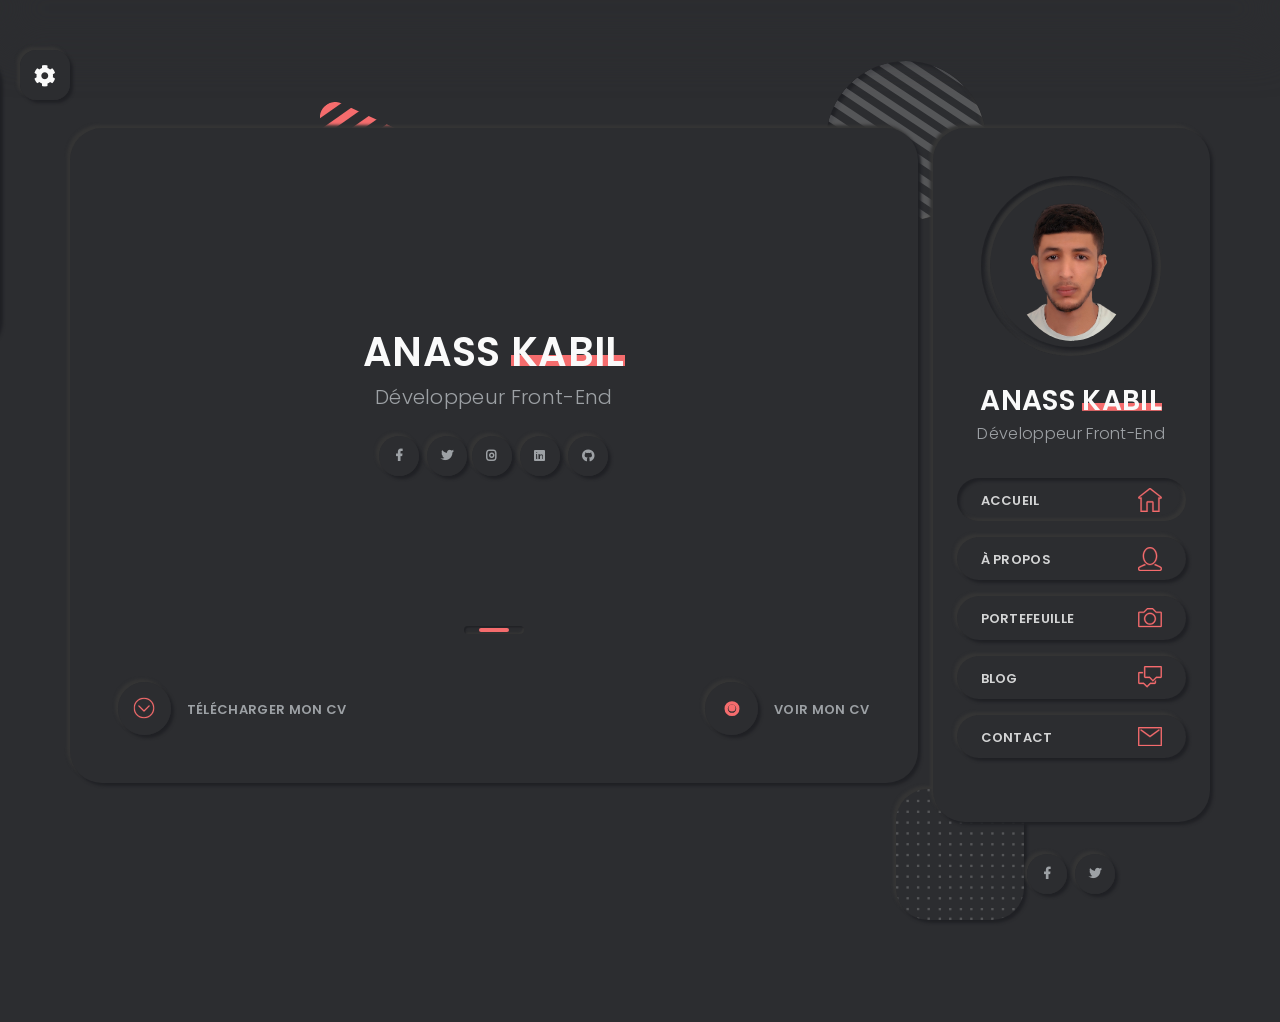
<file: index.html>
<!DOCTYPE html>
<html lang="en">
   <head>
      <!-- Metas -->
      <meta charset="utf-8">
      <title>Anass Kabil portefeuille / CV</title>
      <meta name="description" content="">
      <meta name="viewport" content="width=device-width, initial-scale=1.0">
      <link rel="icon" type="image/x-icon" href="assets/img/favicon.ico">
      <!-- Css -->
      <link href="css/bootstrap.css" rel="stylesheet" type="text/css" media="all" />
      <link href="css/main.css" rel="stylesheet" type="text/css" media="all" />
      <link href="css/venobox.css" rel="stylesheet" type="text/css" media="all" />
      <link href="css/animate.css" rel="stylesheet" type="text/css" media="all"/>
      <link href="css/fonts.css" rel="stylesheet" type="text/css" media="all" />
      <link href="css/owl-carousel/owl.carousel.css" rel="stylesheet"  media="all"/>
      <link href="css/owl-carousel/owl.theme.css" rel="stylesheet"  media="all" />
      <link href="css/owl-carousel/owl.transitions.css" rel="stylesheet"  media="all" />
      <link href="//fonts.googleapis.com/css?family=Poppins:300,400,500,600,700" rel="stylesheet">
      <!--Alternate styles for demo purposes only-->
      <link href="css/switcher.css"  rel="stylesheet" type="text/css"/>
      <link href="css/styles/clr-1.css" rel="stylesheet" type="text/css" title="clr-1" media="all"/>
      <link href="css/styles/clr-2.css" rel="alternate stylesheet" type="text/css" title="clr-2" media="all" />
      <link href="css/styles/clr-3.css" rel="alternate stylesheet" type="text/css" title="clr-3" media="all" />
      <link href="css/styles/clr-4.css" rel="alternate stylesheet" type="text/css" title="clr-4" media="all" />
      <link href="css/styles/clr-5.css" rel="alternate stylesheet" type="text/css" title="clr-5" media="all" />
      <link href="css/styles/clr-6.css" rel="alternate stylesheet" type="text/css" title="clr-6" media="all" />
      <link href="css/styles/clr-7.css" rel="alternate stylesheet" type="text/css" title="clr-7" media="all" />
      <link href="css/styles/clr-8.css" rel="alternate stylesheet" type="text/css" title="clr-8" media="all" />
      <link href="css/styles/clr-9.css" rel="alternate stylesheet" type="text/css" title="clr-9" media="all" />
      <link href="css/styles/clr-10.css" rel="alternate stylesheet" type="text/css" title="clr-10" media="all" />
      <link href="css/styles/clr-11.css" rel="alternate stylesheet" type="text/css" title="clr-11" media="all" />
      <link href="css/styles/clr-12.css" rel="alternate stylesheet" type="text/css" title="clr-12" media="all" />
      <link href="css/styles/clr-13.css" rel="alternate stylesheet" type="text/css" title="clr-13" media="all" />
      <link href="css/styles/clr-14.css" rel="alternate stylesheet" type="text/css" title="clr-14" media="all" />
      <link href="css/styles/clr-15.css" rel="alternate stylesheet" type="text/css" title="clr-15" media="all" />
      <link href="css/styles/clr-16.css" rel="alternate stylesheet" type="text/css" title="clr-16" media="all" />
      <link href="css/styles/clr-17.css" rel="alternate stylesheet" type="text/css" title="clr-17" media="all" />
      <link href="css/styles/clr-18.css" rel="alternate stylesheet" type="text/css" title="clr-18" media="all" />
      <link href="css/styles/clr-19.css" rel="alternate stylesheet" type="text/css" title="clr-19" media="all" />
      <link href="css/styles/clr-20.css" rel="alternate stylesheet" type="text/css" title="clr-20" media="all" />
      <link href="css/styles/clr-21.css" rel="alternate stylesheet" type="text/css" title="clr-21" media="all" />
      <link href="css/styles/clr-22.css" rel="alternate stylesheet" type="text/css" title="clr-22" media="all" />
      <link href="css/styles/clr-23.css" rel="alternate stylesheet" type="text/css" title="clr-23" media="all" />
      <link href="css/styles/clr-24.css" rel="alternate stylesheet" type="text/css" title="clr-24" media="all" />
      <link href="css/styles/clr-25.css" rel="alternate stylesheet" type="text/css" title="clr-25" media="all" />
      <link href="css/styles/clr-26.css" rel="alternate stylesheet" type="text/css" title="clr-26" media="all" />
      <link href="css/styles/clr-27.css" rel="alternate stylesheet" type="text/css" title="clr-27" media="all" />
      <link href="css/styles/clr-28.css" rel="alternate stylesheet" type="text/css" title="clr-28" media="all" />
      <link href="css/styles/clr-29.css" rel="alternate stylesheet" type="text/css" title="clr-29" media="all" />
      <link href="css/styles/clr-30.css" rel="alternate stylesheet" type="text/css" title="clr-30" media="all" />
      <link href="css/styles/clr-31.css" rel="alternate stylesheet" type="text/css" title="clr-31" media="all" />
      <link href="css/styles/clr-32.css" rel="alternate stylesheet" type="text/css" title="clr-32" media="all" />
      <link href="css/styles/clr-33.css" rel="alternate stylesheet" type="text/css" title="clr-33" media="all" />
   </head>
   <body>
      <div class="loader">
         <div class="loader-inner">
            <div class="bounce">
               <div class="bounce-circle"></div>
            </div>
         </div>
      </div>
      <div id="wrapper" class="wrapper home">
         <!--Alternate styles for demo purposes only-->
         <div class="styler">
            <div class="mb-3">
               <h6 class="font-weight-600 font-size-17">Theme Colors</h6>
               <hr class="divider divider-md divider-center m-0">
            </div>
            <div class="toggle">
               <div class="outer radius-1 d-inline-block">
                  <a class=" inner radius-1 d-block" href="#"><span class="fa fa-cog"></span></a>
               </div>
            </div>
            <!-- <div class="day-night-mode">
               <div class="outer radius-1 d-inline-block">
                  <a class=" inner radius-1 d-block" href="../LIGHT/index.html"><span class="fa fa-sun"></span></a>
               </div>
            </div> -->
            <div>
               <h6 class="text-muted font-weight-400 mb-0">Pick a color</h6>
               <ul class="color-list pl-0 mb-0">
                  <li class="outer-sm"><a onclick="setActiveStyleSheet('clr-1'); return false;" class="clr-1 inner" href="#"><span></span></a></li>
                  <li class="outer-sm"><a onclick="setActiveStyleSheet('clr-2'); return false;" class="clr-2 inner-sm" href="#"><span></span></a></li>
                  <li class="outer-sm"><a onclick="setActiveStyleSheet('clr-3'); return false;" class="clr-3 inner-sm" href="#"><span></span></a></li>
                  <li class="outer-sm"><a onclick="setActiveStyleSheet('clr-4'); return false;" class="clr-4 inner-sm" href="#"><span></span></a></li>
                  <li class="outer-sm"><a onclick="setActiveStyleSheet('clr-5'); return false;" class="clr-5 inner-sm" href="#"><span></span></a></li>
                  <li class="outer-sm"><a onclick="setActiveStyleSheet('clr-6'); return false;" class="clr-6 inner-sm" href="#"><span></span></a></li>
                  <li class="outer-sm"><a onclick="setActiveStyleSheet('clr-7'); return false;" class="clr-7 inner-sm" href="#"><span></span></a></li>
                  <li class="outer-sm"><a onclick="setActiveStyleSheet('clr-8'); return false;" class="clr-8 inner-sm" href="#"><span></span></a></li>
                  <li class="outer-sm"><a onclick="setActiveStyleSheet('clr-9'); return false;" class="clr-9 inner-sm" href="#"><span></span></a></li>
                  <li class="outer-sm"><a onclick="setActiveStyleSheet('clr-10'); return false;" class="clr-10 inner-sm" href="#"><span></span></a></li>
                  <li class="outer-sm"><a onclick="setActiveStyleSheet('clr-11'); return false;" class="clr-11 inner-sm" href="#"><span></span></a></li>
                  <li class="outer-sm"><a onclick="setActiveStyleSheet('clr-12'); return false;" class="clr-12 inner-sm" href="#"><span></span></a></li>
                  <li class="outer-sm"><a onclick="setActiveStyleSheet('clr-13'); return false;" class="clr-13 inner-sm" href="#"><span></span></a></li>
                  <li class="outer-sm"><a onclick="setActiveStyleSheet('clr-14'); return false;" class="clr-14 inner-sm" href="#"><span></span></a></li>
                  <li class="outer-sm"><a onclick="setActiveStyleSheet('clr-15'); return false;" class="clr-15 inner-sm" href="#"><span></span></a></li>
                  <li class="outer-sm"><a onclick="setActiveStyleSheet('clr-16'); return false;" class="clr-16 inner-sm" href="#"><span></span></a></li>
                  <li class="outer-sm"><a onclick="setActiveStyleSheet('clr-17'); return false;" class="clr-17 inner-sm" href="#"><span></span></a></li>
                  <li class="outer-sm"><a onclick="setActiveStyleSheet('clr-18'); return false;" class="clr-18 inner-sm" href="#"><span></span></a></li>
                  <li class="outer-sm"><a onclick="setActiveStyleSheet('clr-19'); return false;" class="clr-19 inner-sm" href="#"><span></span></a></li>
                  <li class="outer-sm"><a onclick="setActiveStyleSheet('clr-20'); return false;" class="clr-20 inner-sm" href="#"><span></span></a></li>
                  <li class="outer"><a onclick="setActiveStyleSheet('clr-21'); return false;" class="clr-21 inner-sm" href="#"><span></span></a></li>
                  <li class="outer-sm"><a onclick="setActiveStyleSheet('clr-22'); return false;" class="clr-22 inner-sm" href="#"><span></span></a></li>
                  <li class="outer-sm"><a onclick="setActiveStyleSheet('clr-23'); return false;" class="clr-23 inner-sm" href="#"><span></span></a></li>
                  <li class="outer-sm"><a onclick="setActiveStyleSheet('clr-24'); return false;" class="clr-24 inner-sm" href="#"><span></span></a></li>
                  <li class="outer-sm"><a onclick="setActiveStyleSheet('clr-25'); return false;" class="clr-25 inner-sm" href="#"><span></span></a></li>
                  <li class="outer"><a onclick="setActiveStyleSheet('clr-26'); return false;" class="clr-26 inner" href="#"><span></span></a></li>
                  <li class="outer-sm"><a onclick="setActiveStyleSheet('clr-27'); return false;" class="clr-27 inner-sm" href="#"><span></span></a></li>
                  <li class="outer-sm"><a onclick="setActiveStyleSheet('clr-28'); return false;" class="clr-28 inner-sm" href="#"><span></span></a></li>
                  <li class="outer-sm"><a onclick="setActiveStyleSheet('clr-29'); return false;" class="clr-29 inner-sm" href="#"><span></span></a></li>
                  <li class="outer-sm"><a onclick="setActiveStyleSheet('clr-30'); return false;" class="clr-30 inner-sm" href="#"><span></span></a></li>
                  <li class="outer-sm"><a onclick="setActiveStyleSheet('clr-31'); return false;" class="clr-31 inner-sm" href="#"><span></span></a></li>
                  <li class="outer-sm"><a onclick="setActiveStyleSheet('clr-32'); return false;" class="clr-32 inner-sm" href="#"><span></span></a></li>
                  <li class="outer-sm"><a onclick="setActiveStyleSheet('clr-33'); return false;" class="clr-33 inner-sm" href="#"><span></span></a></li>
               </ul>
            </div>
            <div class="mt-3">
            <div class="reset outer radius-2 d-inline-block">
               <a class="inner radius-2 d-block px-4 py-1 font-size-13 text-alt font-weight-500" href="#" onclick="setActiveStyleSheet('clr-1'); return false;">
               Reset
               </a>
            </div>
            <div class="ml-1 close-styler outer radius-2 d-inline-block">
               <a class="inner radius-2 d-block px-4 py-1 font-size-13 text-alt font-weight-500" href="#" onclick="return false;">
               Close
               </a>
            </div>
            </div>
         </div>
         <div class="parallax position-absolute d-none d-lg-block" data-relative-input="true">
            <svg class="max-width-8 layer p1 " version="1.1" xmlns="http://www.w3.org/2000/svg" xmlns:xlink="http://www.w3.org/1999/xlink" x="0px" y="0px"
               viewBox="0 0 35.9 38.6" enable-background="new 0 0 35.9 38.6;" xml:space="preserve" data-depth="0.3">
               <g>
                  <g>
                     <g>
                        <g>
                           <defs>
                              <path id="SVGID_1_" d="M0,4.6l2.7,30.1c0.3,3.3,4,5,6.7,3.1l24.7-17.3c2.7-1.9,2.3-6-0.6-7.4L6.1,0.4C3.1-1-0.3,1.4,0,4.6z"/>
                           </defs>
                           <clipPath id="SVGID_2_">
                              <use xlink:href="#SVGID_1_"/>
                           </clipPath>
                           <line class="st0" x1="-26.8" y1="10.7" x2="20.7" y2="-22.8"/>
                        </g>
                     </g>
                  </g>
               </g>
               <g>
                  <g>
                     <g>
                        <g>
                           <defs>
                              <path id="SVGID_3_" d="M0,4.6l2.7,30.1c0.3,3.3,4,5,6.7,3.1l24.7-17.3c2.7-1.9,2.3-6-0.6-7.4L6.1,0.4C3.1-1-0.3,1.4,0,4.6z"/>
                           </defs>
                           <clipPath id="SVGID_4_">
                              <use xlink:href="#SVGID_3_"/>
                           </clipPath>
                           <line class="st1" x1="-24.2" y1="14.5" x2="23.5" y2="-19"/>
                        </g>
                     </g>
                  </g>
               </g>
               <g>
                  <g>
                     <g>
                        <defs>
                           <path id="SVGID_5_" d="M0,4.6l2.7,30.1c0.3,3.3,4,5,6.7,3.1l24.7-17.3c2.7-1.9,2.3-6-0.6-7.4L6.1,0.4C3.1-1-0.3,1.4,0,4.6z"/>
                        </defs>
                        <clipPath id="SVGID_6_">
                           <use xlink:href="#SVGID_5_"/>
                        </clipPath>
                        <line class="st2" x1="-21.5" y1="18.4" x2="26.2" y2="-15.1"/>
                     </g>
                  </g>
               </g>
               <g>
                  <g>
                     <g>
                        <defs>
                           <path id="SVGID_7_" d="M0,4.6l2.7,30.1c0.3,3.3,4,5,6.7,3.1l24.7-17.3c2.7-1.9,2.3-6-0.6-7.4L6.1,0.4C3.1-1-0.3,1.4,0,4.6z"/>
                        </defs>
                        <clipPath id="SVGID_8_">
                           <use xlink:href="#SVGID_7_" />
                        </clipPath>
                        <line class="st3" x1="-18.7" y1="22.2" x2="28.9" y2="-11.3"/>
                     </g>
                  </g>
               </g>
               <g>
                  <g>
                     <g>
                        <g>
                           <defs>
                              <path id="SVGID_9_" d="M0,4.6l2.7,30.1c0.3,3.3,4,5,6.7,3.1l24.7-17.3c2.7-1.9,2.3-6-0.6-7.4L6.1,0.4C3.1-1-0.3,1.4,0,4.6z"/>
                           </defs>
                           <clipPath id="SVGID_10_">
                              <use xlink:href="#SVGID_9_"/>
                           </clipPath>
                           <line class="st4" x1="-16.1" y1="26.1" x2="31.6" y2="-7.4"/>
                        </g>
                     </g>
                  </g>
               </g>
               <g>
                  <g>
                     <g>
                        <g>
                           <defs>
                              <path id="SVGID_11_" d="M0,4.6l2.7,30.1c0.3,3.3,4,5,6.7,3.1l24.7-17.3c2.7-1.9,2.3-6-0.6-7.4L6.1,0.4C3.1-1-0.3,1.4,0,4.6z"/>
                           </defs>
                           <clipPath id="SVGID_12_">
                              <use xlink:href="#SVGID_11_"/>
                           </clipPath>
                           <line class="st5" x1="-13.3" y1="29.9" x2="34.4" y2="-3.5"/>
                        </g>
                     </g>
                  </g>
               </g>
               <g>
                  <g>
                     <g>
                        <g>
                           <defs>
                              <path id="SVGID_13_" d="M0,4.6l2.7,30.1c0.3,3.3,4,5,6.7,3.1l24.7-17.3c2.7-1.9,2.3-6-0.6-7.4L6.1,0.4C3.1-1-0.3,1.4,0,4.6z"/>
                           </defs>
                           <clipPath id="SVGID_14_">
                              <use xlink:href="#SVGID_13_"/>
                           </clipPath>
                           <line class="st6" x1="-10.6" y1="33.8" x2="37" y2="0.3"/>
                        </g>
                     </g>
                  </g>
               </g>
               <g>
                  <g>
                     <defs>
                        <path id="SVGID_15_" d="M0,4.6l2.7,30.1c0.3,3.3,4,5,6.7,3.1l24.7-17.3c2.7-1.9,2.3-6-0.6-7.4L6.1,0.4C3.1-1-0.3,1.4,0,4.6z"/>
                     </defs>
                     <clipPath id="SVGID_16_">
                        <use xlink:href="#SVGID_15_"/>
                     </clipPath>
                     <line class="st7" x1="-7.9" y1="37.7" x2="39.7" y2="4.2"/>
                  </g>
               </g>
               <g>
                  <g>
                     <g>
                        <g>
                           <defs>
                              <path id="SVGID_17_" d="M0,4.6l2.7,30.1c0.3,3.3,4,5,6.7,3.1l24.7-17.3c2.7-1.9,2.3-6-0.6-7.4L6.1,0.4C3.1-1-0.3,1.4,0,4.6z"/>
                           </defs>
                           <clipPath id="SVGID_18_">
                              <use xlink:href="#SVGID_17_"/>
                           </clipPath>
                           <line class="st8" x1="-5.2" y1="41.5" x2="42.5" y2="8"/>
                        </g>
                     </g>
                  </g>
               </g>
               <g>
                  <g>
                     <g>
                        <g>
                           <defs>
                              <path id="SVGID_19_" d="M0,4.6l2.7,30.1c0.3,3.3,4,5,6.7,3.1l24.7-17.3c2.7-1.9,2.3-6-0.6-7.4L6.1,0.4C3.1-1-0.3,1.4,0,4.6z"/>
                           </defs>
                           <clipPath id="SVGID_20_">
                              <use xlink:href="#SVGID_19_"/>
                           </clipPath>
                           <line class="st9" x1="-2.4" y1="45.4" x2="45.1" y2="11.9"/>
                        </g>
                     </g>
                  </g>
               </g>
               <g>
                  <g>
                     <g>
                        <g>
                           <defs>
                              <path id="SVGID_21_" d="M0,4.6l2.7,30.1c0.3,3.3,4,5,6.7,3.1l24.7-17.3c2.7-1.9,2.3-6-0.6-7.4L6.1,0.4C3.1-1-0.3,1.4,0,4.6z"/>
                           </defs>
                           <clipPath id="SVGID_22_">
                              <use xlink:href="#SVGID_21_"/>
                           </clipPath>
                           <line class="st10" x1="0.2" y1="49.2" x2="47.9" y2="15.8"/>
                        </g>
                     </g>
                  </g>
               </g>
            </svg>
            <img class="max-width-9 layer p2 " src="assets/svg/square-rl.svg" alt="" data-depth="0.7">
            <img class="max-width-9 shadow-inner radius-5 layer p3" src="assets/svg/circle.svg" alt="" data-depth="0.5">
            <img class="max-width-10 shadow-inner radius-5 layer p4 " src="assets/svg/dashed-circle.svg" alt="" data-depth="0.3">
            <img class="max-width-8 layer p5 " src="assets/svg/square-poly.svg" alt="" data-depth="0.7">
            <img class="max-width-8 layer shadow radius-2 p6" src="assets/svg/square.svg" alt="" data-depth="0.5">
         </div>
         <div class="blurred-content"></div>
         <div class="container spacer-xlg">
            <div class="row ">
               <div class="col-lg-9 my-order-switch-1 ">
                  <section id="home" class="shadow bg-dark radius-2 padding-dy text-center " >
                     <div class="row v-height-50 v-centred">
                        <div class="col-md-12">
                           <h1 class="font-weight-600 mb-0">ANASS <mark>KABIL
                              </mark>
                           </h1>
                           <div class="text-rotation">
                              <div class="item">
                                 <h6 class="h5 text-alt mt-1 mb-0 "> <span class=" text-rotating">Développeur Front-End, Concepteur UI/UX ,Étudiant en Marketing Digital </span></h6>
                              </div>
                           </div>
                           <ul class="list-inline  mb-0 mt-4">
                              <li class="list-inline-item outer radius-2 mr-1 mb-2 mb-lg-0">
                                 <a class="inner btn btn-round btn-icon" href="https://web.facebook.com/profile.php?id=100091734862623">
                                 <span class="fab fa-facebook-f btn-icon-inner"></span>
                                 </a>
                              </li>
                              
                              <li class="list-inline-item mx-0 outer radius-2 mb-2 mb-lg-0">
                                 <a class="inner btn btn-round btn-icon" href="https://twitter.com/anassk_k">
                                 <span class="fab fa-twitter btn-icon-inner"></span>
                                 </a>
                              </li>
                              <li class="list-inline-item outer radius-2 mr-1 mb-2 mb-lg-0">
                                 <a class="inner btn btn-round btn-icon" href="https://www.instagram.com/kabil.anass/">
                                 <span class="fab fa-instagram btn-icon-inner"></span>
                                 </a>
                              </li>
                              <li class="list-inline-item mr-1 outer radius-2 mb-2 mb-lg-0">
                                 <a class="inner btn btn-round btn-icon" href="https://www.linkedin.com/in/anass-kabil/" >
                                 <span class="fab fa-linkedin btn-icon-inner"></span>
                                 </a>
                              </li>
                              <li class="list-inline-item mx-0 outer radius-2 mb-2 mb-lg-0">
                                 <a class="inner btn btn-round btn-icon" href="https://github.com/anassk01" >
                                 <span class="fab fa-github btn-icon-inner"></span>
                                 </a>
                              </li>
                             
                           </ul>
                        </div>
                     </div>
                     <div class="row ">
                        <div class="col-md-12 mb-6">
                           <hr class="divider divider-lg divider-center ">
                        </div>
                        <div class="col-md-6 text-left mb-2 mb-lg-0">
                           <a class="float-left" target="_blank" href="https://www.docdroid.net/file/download/8Uqumc9/anass-kabil-cv-pdf.pdf">
                              <div class="media  align-items-center">
                                 <div class="outer radius-2 mr-3">
                                    <div class="ui-icon ui-icon-md inner ">
                                       <div class="ui-icon-inner">
                                          <svg version="1.1" class="max-width-1-3 svg-icon" xmlns="http://www.w3.org/2000/svg" xmlns:xlink="http://www.w3.org/1999/xlink" x="0px" y="0px" viewBox="0 0 517 517" enable-background="new 0 0 517 517;" xml:space="preserve">
                                             <g>
                                                <g>
                                                   <path  d="M514.5,258.5c0-141.4-114.6-256-256-256s-256,114.6-256,256s114.6,256,256,256S514.5,399.9,514.5,258.5z
                                                      M28.1,258.5c0-127,103.4-230.4,230.4-230.4s230.4,103.4,230.4,230.4S385.5,488.9,258.5,488.9S28.1,385.5,28.1,258.5z"></path>
                                                </g>
                                             </g>
                                             <g>
                                                <g>
                                                   <path  d="M267.5,344.4l128-128c5-5,5-13.1,0-18.1s-13.1-5-18.1,0l-119,118.9l-118.9-119c-5-5-13.1-5-18.1,0
                                                      c-2.5,2.5-3.8,5.8-3.8,9.1s1.2,6.6,3.7,9.1l128,128C254.4,349.4,262.5,349.4,267.5,344.4z"></path>
                                                </g>
                                             </g>
                                          </svg>
                                       </div>
                                    </div>
                                 </div>
                                 <div class="media-body">
                                    <span class="text-alt font-size-13 font-weight-600 text-uppercase">Télécharger mon CV</span>
                                 </div>
                              </div>
                           </a>
                        </div>
                        <div class="col-md-6 text-left mb-2 mb-lg-0">
                           <a class="float-md-right" target="_blank" href="https://www.docdroid.net/8Uqumc9/anass-kabil-cv-pdf">
                              <div class="media  align-items-center">
                                 <div class="outer radius-2  mr-3">
                                    <div class="ui-icon ui-icon-md inner ">
                                       <div class="ui-icon-inner">
                                          <svg version="1.1" class="max-width-1-3 svg-icon" xmlns="http://www.w3.org/2000/svg" xmlns:xlink="http://www.w3.org/1999/xlink" x="0px" y="0px" viewBox="0 0 64 64" enable-background="new 0 0 64 64" xml:space="preserve">
                                             <g id="SVGRepo_bgCarrier" stroke-width="0"></g>
                                             <g id="SVGRepo_tracerCarrier" stroke-linecap="round" stroke-linejoin="round"></g>
                                             <g id="SVGRepo_iconCarrier">
                                               <path d="M32,14c-11,0-20,9-20,20s9,20,20,20s20-9,20-20S43,14,32,14z M32,50c-8.8,0-16-7.2-16-16s7.2-16,16-16s16,7.2,16,16 S40.8,50,32,50z"></path>
                                               <circle cx="32" cy="32" r="8"></circle>
                                             </g>
                                           </svg>
                                           
                                       </div>
                                    </div>
                                 </div>
                                 <div class="media-body">
                                    <span class="text-alt font-size-13 font-weight-600 text-uppercase">Voir mon Cv</span>
                                 </div>
                              </div>
                           </a>
                        </div>
                     </div>
                  </section>
                  <section id="about" class="shadow bg-dark radius-2 padding-dy">
                     <div class="row mb-5">
                        <div class="col">
                           <h6 class="font-weight-700  mb-0 text-uppercase mb-2">À propos de moi</h6>
                           <hr class="divider divider-left divider-lg float-left">
                        </div>
                     </div>
                     <div class="row mb-2">
                        <div class="col-lg-12">
                           <h1 class="font-weight-600 mb-0">ANASS <mark>KABIL</mark></h1>
                           <h6 class="h5 text-alt">Étudiant / Recherche de stage
                              PFE en Marketing Digital</h6>
                        </div>
                     </div>
                     <div class="row mb-2">
                        <div class="col-md-6">
                           <p>Étudiant en 5ème année à l’École Nationale
                              de Commerce et de Gestion de Béni-Mellal,
                              je recherche un stage PFE en Marketing
                              Digital de 3 à 6 mois à partir de février
                              2024.
                           </p>
                        </div>
                        <div class="col-md-6">
                           <p>Mon objectif est de mettre en pratique mes compétences et de contribuer au succès d'une entreprise dans le domaine du marketing digital.

                           </p>
                        </div>
                     </div>
                     <div class="row">
                        <div class="col-lg-6 mb-3 mb-lg-0">
                           <div class="text-center  p-2 radius-1 shadow-inner ">
                              <div class="shadow radius-1">
                                 <ul class="text-center info-list font-size-14 p-2 list-inline  mb-0">
                                    <li><span class="inf">Nom </span>  <span class="value">ANASS KABIL</span></li>
                                    <li><span class="inf">Naissance</span>  <span class="value"> November,2001 </span></li>
                                    <li><span class="inf">Ville</span>  <span class="value"> Béni-Mellal, Maroc</span></li>
                                 </ul>
                              </div>
                           </div>
                        </div>
                        <div class="col-lg-6">
                           <div class="text-center  p-2 radius-1 shadow-inner ">
                              <div class="shadow radius-1">
                                 <ul class=" text-center info-list p-2 font-size-14 list-inline mb-0">
                                    <li><span class="inf">Email</span>  <span class="value">kabil.anass9@gmail.com</span></li>
                                    <li><span class="inf">Téléphone</span>  <span class="value"> 0602543454 </span></li>
                                 </ul>
                              </div>
                           </div>
                        </div>
                     </div>
                     <div class="row mb-5 mt-6">
                        <div class="col">
                           <h6 class="font-weight-700  mb-0 text-uppercase mb-2">COMPÉTENCES</h6>
                           <hr class="divider divider-left divider-lg float-left">
                        </div>
                     </div>
                     <div class="row vc skill des mb-5">
                        <div class="col-md-11">
                           <ul class="skills-list list-inline mb-0">
                              <li>
                                 <h6 class="font-weight-600 font-size-14 text-uppercase">Angular</h6>
                                 <div class="progress mb-3">
                                    <div class="percentage">
                                       75%
                                    </div>
                                 </div>
                              </li>
                              <li>
                                 <h6 class="font-weight-600 font-size-14 text-uppercase">Javascript + Typescript </h6>
                                 <div class="progress mb-3">
                                    <div class="percentage">
                                       70%
                                    </div>
                                 </div>
                              </li>
                              <li>
                                 <h6 class="font-weight-600 font-size-14 text-uppercase">CSS + Tailwind</h6>
                                 <div class="progress">
                                    <div class="percentage">
                                       65%
                                    </div>
                                 </div>
                              </li>
                           </ul>
                        </div>
                        <div class="col-lg-1">
                           <div class="title des font-size-14">
                              <span>Codage</span>
                           </div>
                        </div>
                     </div>
                     <div class="row vc skill dev mb-5">
                        <div class="col-md-11">
                           <ul class="skills-list list-inline mb-0">
                              <li>
                                 <h6 class="font-weight-600 font-size-14 text-uppercase">Photoshop</h6>
                                 <div class="progress mb-3">
                                    <div class="percentage">
                                       80%
                                    </div>
                                 </div>
                              </li>
                              <li>
                                 <h6 class="font-weight-600 font-size-14 text-uppercase">Illustrator</h6>
                                 <div class="progress mb-3">
                                    <div class="percentage">
                                       70%
                                    </div>
                                 </div>
                              </li>
                              <li>
                                 <h6 class="font-weight-600 font-size-14 text-uppercase">Canva</h6>
                                 <div class="progress">
                                    <div class="percentage">
                                       90%
                                    </div>
                                 </div>
                              </li>
                           </ul>
                        </div>
                        <div class="col-lg-1">
                           <div class="title dev font-size-14">
                              <span>Conception</span>
                           </div>
                        </div>
                     </div>
                     <div class="row vc skill prs">
                        <div class="col-md-11">
                           <ul class="skills-list list-inline mb-0">
                              <li>
                                 <h6 class="font-weight-600 font-size-14 text-uppercase">SEO</h6>
                                 <div class="progress mb-3">
                                    <div class="percentage">
                                       85%
                                    </div>
                                 </div>
                              </li>
                              <li>
                                 <h6 class="font-weight-600 font-size-14 text-uppercase">Wordpress</h6>
                                 <div class="progress mb-3">
                                    <div class="percentage">
                                       75%
                                    </div>
                                 </div>
                              </li>
                              <li>
                                 <h6 class="font-weight-600 font-size-14 text-uppercase">ANALYSE DE DONNÉES : Mysql ,Spss</h6>
                                 <div class="progress">
                                    <div class="percentage">
                                       70%
                                    </div>
                                 </div>
                              </li>
                           </ul>
                        </div>
                        <div class="col-lg-1">
                           <div class="title prs font-size-14">
                              <span>Autres </span>
                           </div>
                        </div>
                     </div>
                     <div class="row mb-5 mt-6">
                        <div class="col">
                           <h6 class="font-weight-700  mb-0 text-uppercase mb-2">Expérience</h6>
                           <hr class="divider divider-left divider-lg float-left">
                        </div>
                     </div>
                     <div class="row ">
                        <div class="col-md-12">
                           <div class="timeline">
                              <div class="outer radius-2 position-absolute">
                                 <div class="ui-icon ui-icon-md inner ">
                                    <div class="ui-icon-inner">
                                       <svg version="1.1" class="max-width-1-4 svg-icon" xmlns="http://www.w3.org/2000/svg" xmlns:xlink="http://www.w3.org/1999/xlink" x="0px" y="0px"
                                          viewBox="0 0 517 465.8" enable-background="new 0 0 517 465.8;" xml:space="preserve">
                                          <g>
                                             <g>
                                                <path  d="M488.9,79.3H348.1V28.1c0-14.1-11.5-25.6-25.6-25.6h-128c-14.1,0-25.6,11.5-25.6,25.6v51.2H28.1
                                                   C14,79.3,2.5,90.8,2.5,104.9v332.8c0,14.1,11.5,25.6,25.6,25.6h460.8c14.1,0,25.6-11.5,25.6-25.6V104.9
                                                   C514.5,90.8,503,79.3,488.9,79.3z M194.5,28.1h128v51.2h-128V28.1z M488.9,437.7H28.1V232.9h192v25.6c0,21.2,17.2,38.4,38.4,38.4
                                                   s38.4-17.2,38.4-38.4v-25.6h192V437.7z M245.7,258.5v-25.6h25.6v25.6c0,7.1-5.7,12.8-12.8,12.8
                                                   C251.4,271.3,245.7,265.6,245.7,258.5z M488.9,207.3H28.1V104.9h460.8V207.3z"/>
                                             </g>
                                          </g>
                                       </svg>
                                    </div>
                                 </div>
                              </div>
                              <div class=" pt-7">
                                 <div class="timeline-content">
                                    <div class="mb-1">
                                       <h6 class="font-weight-600 font-size-15 mb-1">Stagiaire Capture life à BÉNI-MELLAL </h6>
                                       <div class="font-size-13 text-alt mb-1"><span class="fa fa-calendar mr-2 text-muted"></span>Juin 2023 - Juillet 2023  </div>
                                    </div>
                                    <ul class="mb-0"><li>Création de publicités sur Facebook.</li> <li>Conception et Design Web</li>
                                    </ul>
                                 </div>
                                 <div class="timeline-content">
                                    <div class="mb-1">
                                       <h6 class="font-weight-600 font-size-15 mb-1">Stagiaire | Attijari Wafabank à BÉNI-MELLAL </h6>
                                       <div class="font-size-13 text-alt mb-1"><span class="fa fa-calendar mr-2 text-muted"></span>Juin 2022 - Juillet 2022</div>
                                    </div>
                                    <ul class=" mb-0">
                                       <li>Gestion des relations avec la clientèle</li>
                                       <li>Assistance à la vente de produits bancaires</li>
                                       <li>Observation et apprentissage des techniques de vente.</li>
                                    </ul>
                                 </div>
                                 <div class="timeline-content">
                                    <div class="mb-1">
                                       <h6 class="font-weight-600 font-size-15 mb-1">Développeur | Front-End Freelancer - FIVERR/OFFLINE </h6>
                                       <div class="font-size-13 text-alt mb-1"><span class="fa fa-calendar mr-2 text-muted"></span>2022 - <span class="current">Actuellement</span></div>
                                    </div>
                                    <ul class=" mb-0">
                                       <li>Développement et maintenance de sites web</li>

                                    </ul>
                                 </div>
                                 <div class="timeline-content">
                                    <div class="mb-1">
                                       <h6 class="font-weight-600 font-size-15 mb-1">Responsable Multimédia </h6>
                                       <h6 class="font-weight-500 font-size-14 mb-1">CLUB ROTARACT , ENCG BÉNIMELLAL </h6>
                                       <div class="font-size-13 text-alt mb-1"><span class="fa fa-calendar mr-2 text-muted"></span>2021 - 2022</div>
                                    </div>
                                    <ul class=" mb-0">
                                       <li>Gestion des activités multimédia du club.</li>
                                       <li>Conception et réalisation de supports visuels pour les événements du club.</li>

                                    </ul>
                                 </div>
                              </div>
                           </div>
                        </div>
                     </div>
                     <div class="row mb-5 mt-6">
                        <div class="col">
                           <h6 class="font-weight-700  mb-0 text-uppercase mb-2">Éducation</h6>
                           <hr class="divider divider-left divider-lg float-left">
                        </div>
                     </div>
                     <div class="row ">
                        <div class="col-md-12">
                           <div class="timeline">
                              <div class="outer radius-2 position-absolute">
                                 <div class="ui-icon ui-icon-md inner ">
                                    <div class="ui-icon-inner">
                                       <svg version="1.1" class="max-width-1-4 svg-icon" xmlns="http://www.w3.org/2000/svg" xmlns:xlink="http://www.w3.org/1999/xlink" x="0px" y="0px"
                                          viewBox="0 0 512 392" enable-background="new 0 0 512 392;" xml:space="preserve">
                                          <g>
                                             <g>
                                                <path  d="M490.8,126.7L264,51.1c-2.6-0.9-5.3-1.3-8-1.3c-2.7,0-5.4,0.4-8,1.3L21.2,126.7C10.9,130.2,4,139.8,4,150.6
                                                   s6.9,20.5,17.2,23.9l20.6,6.9v41.9L17.9,271l22.5,11.3l13.9-27.9l13.9,27.9L90.9,271L67,223.3v-33.5l37.8,12.6v99.4
                                                   c0,37.4,115.7,40.3,151.2,40.3s151.2-2.9,151.2-40.3v-99.4l83.6-27.9c10.3-3.4,17.2-13.1,17.2-23.9
                                                   C508,139.8,501.1,130.2,490.8,126.7z M256,317c-64.5,0-106.1-8.6-121.2-15.1c15.1-6.5,56.7-15.1,121.2-15.1s106.1,8.6,121.2,15.1
                                                   C362.1,308.3,320.5,317,256,317z M382,277c-36.1-14-101-15.5-126-15.5S166.1,263,130,277V162c8.8-6.5,52.5-17.7,126-17.7
                                                   s117.2,11.2,126,17.7V277z M407.2,175.8v-16.4c0-37.4-115.7-40.3-151.2-40.3s-151.2,2.9-151.2,40.3v16.4l-75.6-25.2L256,75
                                                   l226.8,75.6L407.2,175.8z"/>
                                             </g>
                                          </g>
                                       </svg>
                                    </div>
                                 </div>
                              </div>
                              <div class=" pt-7">
                                 <div class="timeline-content">
                                    <div class="mb-1">
                                       <h6 class="font-weight-600 font-size-15 mb-1">M2 en Marketing Digital  | ENCG, Béni Mellal  </h6>
                                       <div class="font-size-13 text-alt mb-1"><span class="fa fa-calendar mr-2 text-muted"></span>2022 -<span class="current">Actuellement</span></div>
                                    </div>

                                 </div>
                                 <div class="timeline-content">
                                    <div class="mb-1">
                                       <h6 class="font-weight-600 font-size-15 mb-1">Tronc commun | ENCG, Béni Mellal  </h6>
                                       <div class="font-size-13 text-alt mb-1"><span class="fa fa-calendar mr-2 text-muted"></span>2019 - 2022</div>
                                    </div>
                                 </div>
                                 <div class="timeline-content">
                                    <div class="mb-1">
                                       <h6 class="font-weight-600 font-size-15 mb-1">Baccalauréat en Sciences de Gestion Comptable ,Es-Semara  </h6>
                                       <div class="font-size-13 text-alt mb-1"><span class="fa fa-calendar mr-2 text-muted"></span>2019</div>
                                    </div>
            
                                 </div>
                              </div>
                           </div>
                        </div>
                     </div>
                     <!-- <div class="row mb-5 mt-6">
                        <div class="col">
                           <h6 class="font-weight-700  mb-0 text-uppercase mb-2">Services</h6>
                           <hr class="divider divider-left divider-lg float-left">
                        </div>
                     </div>
                     <div class="row">
                        <div class="col-md-4 mb-3 mb-lg-0">
                           <div class=" service text-center">
                              <div class="outer ui-icon-outer-lg  radius-2 m-auto">
                                 <div class="ui-icon ui-icon-lg  inner ">
                                    <div class="ui-icon-inner ui-icon-inner-lg">
                                       <svg version="1.1" class="max-width-1-7 svg-icon" xmlns="http://www.w3.org/2000/svg" xmlns:xlink="http://www.w3.org/1999/xlink" x="0px" y="0px"
                                          viewBox="0 0 525.6 512" enable-background="new 0 0 525.6 512;" xml:space="preserve">
                                          <g>
                                             <g>
                                                <path  d="M445.7,109.7L431.5,131c37,20.4,61.7,57.3,61.7,99.4s-24.7,79.1-61.7,99.4l14.2,21.3
                                                   c44.3-25.3,73.1-70.5,73.1-120.7S489.9,134.9,445.7,109.7z"/>
                                             </g>
                                          </g>
                                          <g>
                                             <g>
                                                <path  d="M416.4,149.8V64c0-9.8-5.6-18.8-14.5-23.1c-3.5-1.7-7.3-2.5-11.1-2.5c-5.7,0-11.4,1.9-16,5.6l-121,96.8H96.4
                                                   C47,140.8,6.8,181,6.8,230.4S47,320,96.4,320H111l59.2,138.1c2.8,6.5,8.1,11.5,14.7,14c2.9,1,5.8,1.6,8.8,1.6
                                                   c3.9,0,7.9-0.9,11.5-2.7l51.2-25.6c12.1-6.1,17.4-20.5,12.1-33L228.8,320h25l121,96.8c4.6,3.7,10.3,5.6,16,5.6
                                                   c3.8,0,7.6-0.8,11.1-2.5c8.9-4.3,14.5-13.2,14.5-23.1V311c30.5-14.6,51.2-45.6,51.2-80.6S446.9,164.4,416.4,149.8z M109.2,294.4
                                                   H96.4c-35.3,0-64-28.7-64-64s28.7-64,64-64h12.8C109.2,166.4,109.2,294.4,109.2,294.4z M244.9,422.4L193.7,448l-54.9-128H201
                                                   L244.9,422.4z M390.8,396.8l-128-102.4h-128v-128h128L390.8,64V396.8z M416.4,281.3V179.5c15.5,11.7,25.6,30,25.6,50.9
                                                   S431.9,269.6,416.4,281.3z"/>
                                             </g>
                                          </g>
                                       </svg>
                                    </div>
                                 </div>
                              </div>
                              <h6 class="font-weight-600 font-size-15 mb-1 mt-3">Great Support</h6>
                              <p class="mb-0">Sed ut perspiciatis unde omnis iste natus error sit voluptatem accusantium.</p>
                           </div>
                        </div>
                        <div class="col-md-4 mb-3 mb-lg-0">
                           <div class="service text-center">
                              <div class="outer ui-icon-outer-lg  radius-2 m-auto">
                                 <div class="ui-icon ui-icon-lg  inner ">
                                    <div class="ui-icon-inner ui-icon-inner-lg">
                                       <svg version="1.1" class="max-width-1-7 svg-icon" xmlns="http://www.w3.org/2000/svg" xmlns:xlink="http://www.w3.org/1999/xlink" x="0px" y="0px"
                                          viewBox="0 0 517 517" enable-background="new 0 0 517 517;" xml:space="preserve">
                                          <g>
                                             <g>
                                                <path  d="M488.9,207.3h-32.3c-4.8-18.5-12.1-36.2-21.8-52.7l22.8-22.8c10-10,10-26.2,0-36.2l-36.2-36.2
                                                   c-4.8-4.8-11.3-7.5-18.1-7.5c-6.8,0-13.3,2.7-18.1,7.5l-22.8,22.8c-16.4-9.7-34.2-17-52.7-21.8V28.1c0-14.1-11.5-25.6-25.6-25.6
                                                   h-51.2c-14.1,0-25.6,11.5-25.6,25.6v32.3c-18.5,4.8-36.2,12.1-52.7,21.8l-22.8-22.8c-4.8-4.8-11.3-7.5-18.1-7.5
                                                   s-13.3,2.7-18.1,7.5L59.4,95.6c-10,10-10,26.2,0,36.2l22.8,22.8c-9.7,16.4-17,34.2-21.8,52.7H28.1c-14.1,0-25.6,11.5-25.6,25.6
                                                   v51.2c0,14.1,11.5,25.6,25.6,25.6h32.3c4.8,18.5,12.1,36.2,21.8,52.7l-22.8,22.8c-10,10-10,26.2,0,36.2l36.2,36.2
                                                   c5,5,11.6,7.5,18.1,7.5s13.1-2.5,18.1-7.5l22.8-22.8c16.4,9.7,34.2,17,52.7,21.8v32.3c0,14.1,11.5,25.6,25.6,25.6h51.2
                                                   c14.1,0,25.6-11.5,25.6-25.6v-32.3c18.5-4.8,36.2-12.1,52.7-21.8l22.8,22.8c5,5,11.6,7.5,18.1,7.5s13.1-2.5,18.1-7.5l36.2-36.2
                                                   c10-10,10-26.2,0-36.2l-22.8-22.8c9.7-16.4,17-34.2,21.8-52.7h32.3c14.1,0,25.6-11.5,25.6-25.6v-51.2
                                                   C514.5,218.8,503,207.3,488.9,207.3z M488.9,284.1h-53.2c-4.4,30.3-16.2,58.1-33.8,81.6l37.6,37.6l-36.2,36.2l-37.6-37.6
                                                   c-23.4,17.5-51.2,29.4-81.6,33.8v53.2h-51.2v-53.2c-30.3-4.4-58.1-16.2-81.6-33.8l-37.6,37.6l-36.2-36.2l37.6-37.6
                                                   c-17.5-23.4-29.4-51.2-33.8-81.6H28.1v-51.2h53.2c4.4-30.3,16.2-58.1,33.8-81.6l-37.6-37.6l36.2-36.2l37.6,37.6
                                                   c23.4-17.5,51.2-29.4,81.6-33.8V28.1h51.2v53.2c30.3,4.4,58.1,16.2,81.6,33.8l37.6-37.6l36.2,36.2l-37.6,37.6
                                                   c17.5,23.4,29.4,51.2,33.8,81.6h53.2L488.9,284.1L488.9,284.1z"/>
                                             </g>
                                          </g>
                                          <g>
                                             <g>
                                                <path  d="M258.5,130.5c-70.7,0-128,57.3-128,128s57.3,128,128,128s128-57.3,128-128S329.2,130.5,258.5,130.5z
                                                   M258.5,360.9c-56.5,0-102.4-45.9-102.4-102.4S202,156.1,258.5,156.1S360.9,202,360.9,258.5S315,360.9,258.5,360.9z"/>
                                             </g>
                                          </g>
                                       </svg>
                                    </div>
                                 </div>
                              </div>
                              <h6 class="font-weight-600 font-size-15 mb-1 mt-3">Print &amp; Branding</h6>
                              <p class="mb-0">Sed ut perspiciatis unde omnis iste natus error sit voluptatem accusantium.</p>
                           </div>
                        </div>
                        <div class="col-md-4 mb-3 mb-lg-0">
                           <div class="service text-center">
                              <div class="outer ui-icon-outer-lg  radius-2 m-auto">
                                 <div class="ui-icon ui-icon-lg  inner ">
                                    <div class="ui-icon-inner ui-icon-inner-lg">
                                       <svg version="1.1" class="max-width-1-7 svg-icon" xmlns="http://www.w3.org/2000/svg" xmlns:xlink="http://www.w3.org/1999/xlink" x="0px" y="0px"
                                          viewBox="0 0 517 517" enable-background="new 0 0 517 517;" xml:space="preserve">
                                          <g>
                                             <g>
                                                <path  d="M258.5,181.7c-6.8,0-13.3,1.2-19.6,2.9l23.1,23.1c26.6,1.8,47.8,23.8,47.8,50.8c0,28.2-23,51.2-51.2,51.2
                                                   c-27.1,0-49-21.2-50.9-47.7l-23.1-23.1c-1.7,6.3-2.9,12.8-2.9,19.6c0,42.4,34.4,76.8,76.8,76.8s76.8-34.4,76.8-76.8
                                                   S300.9,181.7,258.5,181.7z"/>
                                             </g>
                                          </g>
                                          <g>
                                             <g>
                                                <path  d="M267.6,249.4l-87.1-87.1c0.5-2,1.3-4,1.3-6.2v-51.2c0-6.8-2.7-13.3-7.5-18.1L97.4,10
                                                   C92.5,5.1,86,2.5,79.3,2.5c-3.3,0-6.6,0.6-9.8,1.9c-9.6,4-15.8,13.3-15.8,23.7v25.6H28.1c-10.4,0-19.7,6.2-23.7,15.8
                                                   S2.7,90.1,10,97.4l76.8,76.8c4.8,4.8,11.3,7.5,18.1,7.5h51.2c2.2,0,4.2-0.7,6.2-1.3l87.1,87.1c2.5,2.5,5.8,3.7,9,3.7
                                                   c3.2,0,6.6-1.2,9.1-3.7C272.6,262.6,272.6,254.4,267.6,249.4z M156.1,156.1h-51.2L28.1,79.3h51.2V28.1l76.8,76.8V156.1z"/>
                                             </g>
                                          </g>
                                          <g>
                                             <g>
                                                <path  d="M258.5,92.1c-18,0-35.4,3-51.6,8.3c0.1,1.5,0.4,3,0.4,4.5v22.6c15.9-6.2,33.1-9.8,51.2-9.8
                                                   c77.6,0,140.8,63.2,140.8,140.8s-63.2,140.8-140.8,140.8s-140.8-63.2-140.8-140.8c0-18.1,3.6-35.3,9.8-51.2h-22.6
                                                   c-1.5,0-3-0.3-4.5-0.4c-5.3,16.3-8.3,33.6-8.3,51.6c0,91.9,74.5,166.4,166.4,166.4s166.4-74.5,166.4-166.4S350.4,92.1,258.5,92.1z
                                                   "/>
                                             </g>
                                          </g>
                                          <g>
                                             <g>
                                                <path  d="M258.5,2.5c-38.7,0-75.3,8.8-108.2,24.2L169.6,46C197,34.5,227,28.1,258.5,28.1
                                                   c127,0,230.4,103.4,230.4,230.4S385.6,488.9,258.5,488.9S28.1,385.5,28.1,258.5c0-31.5,6.4-61.5,17.9-88.9l-19.3-19.3
                                                   C11.3,183.2,2.5,219.8,2.5,258.5c0,141.4,114.6,256,256,256s256-114.6,256-256S399.9,2.5,258.5,2.5z"/>
                                             </g>
                                          </g>
                                       </svg>
                                    </div>
                                 </div>
                              </div>
                              <h6 class="font-weight-600 font-size-15 mb-1 mt-3">Marketing</h6>
                              <p class="mb-0">Sed ut perspiciatis unde omnis iste natus error sit voluptatem accusantium.</p>
                           </div>
                        </div>
                     </div>
                     <div class="row">
                        <div class="col-md-12 mt-6 mb-6">
                           <hr class="divider divider-md divider-center ">
                        </div>
                     </div>
                     <div class="row">
                        <div class="col-md-4 mb-3 mb-lg-0">
                           <div class="service text-center">
                              <div class="outer ui-icon-outer-lg  radius-2 m-auto">
                                 <div class="ui-icon ui-icon-lg  inner ">
                                    <div class="ui-icon-inner ui-icon-inner-lg">
                                       <svg version="1.1" class="max-width-1-7 svg-icon" xmlns="http://www.w3.org/2000/svg" xmlns:xlink="http://www.w3.org/1999/xlink" x="0px" y="0px"
                                          viewBox="0 0 517 517" enable-background="new 0 0 517 517;" xml:space="preserve">
                                          <g>
                                             <g>
                                                <path  d="M488.9,2.5H284.1c-6.8,0-13.3,2.7-18.1,7.5L10,266c-10,10-10,26.2,0,36.2L214.8,507c10,10,26.2,10,36.2,0
                                                   l256-256c4.8-4.8,7.5-11.3,7.5-18.1V28.1C514.5,14,503,2.5,488.9,2.5z M488.9,232.9l-256,256L28.1,284.1l256-256h204.8
                                                   L488.9,232.9L488.9,232.9z"/>
                                             </g>
                                          </g>
                                          <g>
                                             <g>
                                                <path  d="M251.7,299.5c-7.4-7.4-15.7-11-24.6-10.6c-8.3,0.4-17.9,4.2-29.4,11.9c-8.5,5.7-12.6,6.5-14,6.6
                                                   c-0.7,0.1-2.3,0.2-4.8-2.3c-1.5-1.5-1.8-2.6-1.4-4.5c1.2-5.2,9.8-14.3,14.6-15c2.1-0.3,4.6,0.6,7.2,2.5c3,2.3,6.7,3.3,10,2.7
                                                   c2.9-0.4,5.4-2,8.5-4.9c2.3-3,3.1-6.7,2.4-9.7c-0.4-2.5-1.7-6.2-5.8-9.1c-6.5-4.7-13.5-7.1-20.8-7c-9.5,0.2-18.5,4.5-26.9,12.9
                                                   c-8.1,8.1-12.9,16.6-14.4,25.3c-1.4,9.5,1.6,18.2,8.7,25.2c7.2,7.2,15.9,10.3,25.5,9.1c6.9-1,15.1-4.5,25.1-10.7
                                                   c10.7-6.8,15.3-7.3,16.4-7.3c1.5,0,3.8,1.3,6.2,3.7c0.8,0.8,2.2,2.2,1,6.7c-2.3,8.5-11.4,16.2-17,16.9c-1.1,0.2-4.3,0.6-10-4.2
                                                   c-3.6-2.7-7-3.2-9.5-3.1c-3.1,0.2-5.9,1.2-8.8,4.5c-2,2.4-3,5.2-3,8.3c0,4,1.8,7.6,4.8,9.8c9.3,7.8,19.1,11.1,28.9,9.8
                                                   c8.9-1.1,17.7-5.9,26.3-14.5c7.7-7.7,12.3-16.2,13.7-25.3C262.3,316.5,259.2,307,251.7,299.5z"/>
                                             </g>
                                          </g>
                                          <g>
                                             <g>
                                                <path  d="M329.5,249.3c-2.4-2.4-5.5-3.7-9.4-3.7c-3.2,0.2-6.1,1.6-8.5,4l-29.5,29.5l-13.2-13.2l25.3-25.3
                                                   c2.6-2.6,4-5.9,3.9-9.1c0-3.3-1.2-6.4-3.6-8.8c-2.4-2.4-5.5-3.7-9.2-3.7c-2.3,0.1-5.6,0.9-8.7,4l-25.5,25.5L239.8,238l29-29
                                                   c2.5-2.5,3.8-5.6,3.8-9.2c0-3.3-1.3-6.3-3.6-8.6c-2.3-2.3-5.4-3.7-9.3-3.7c-3.2,0.2-6.1,1.5-8.5,3.9l-31.8,31.8
                                                   c-5.7,5.7-6.6,11.8-6.3,15.9c0.4,5,2.6,9.6,6.5,13.5L267,300c3.8,3.8,8.4,6,13.4,6.4c4.1,0.3,10.2-0.5,15.9-6.2l33-33
                                                   c2.5-2.5,3.9-5.7,3.9-9.2C333.1,254.7,331.8,251.6,329.5,249.3z"/>
                                             </g>
                                          </g>
                                          <g>
                                             <g>
                                                <path  d="M392.6,181c-1.6-12.7-8-24.6-18.8-35.4c-10.8-10.8-22.7-17.1-35.4-18.8c-15-2-28.4,2.8-40,14.4
                                                   c-11.6,11.6-16.5,25.1-14.4,40.1c1.8,12.5,8.2,24.3,19,35.1s22.6,17.2,35.1,19c15,2.1,28.6-2.8,40.2-14.4
                                                   C389.9,209.4,394.7,196,392.6,181z M360.8,203.5c-5.9,5.9-12,8.2-19,7c-6.8-1.1-13.8-5.2-20.8-12.2s-11.1-14-12.1-20.7
                                                   c-1.2-7,1.1-13.1,7-19s11.9-8.1,19.1-7c6.9,1.1,13.9,5.1,20.8,12s10.9,13.9,12,20.8C368.9,191.6,366.7,197.6,360.8,203.5z"/>
                                             </g>
                                          </g>
                                          <g>
                                             <g>
                                                <circle  cx="437.7" cy="79.3" r="25.6"/>
                                             </g>
                                          </g>
                                       </svg>
                                    </div>
                                 </div>
                              </div>
                              <h6 class="font-weight-600 font-size-15 mb-1 mt-3">Web Design</h6>
                              <p class="mb-0">Sed ut perspiciatis unde omnis iste natus error sit voluptatem accusantium.</p>
                           </div>
                        </div>
                        <div class="col-md-4 mb-3 mb-lg-0">
                           <div class="service text-center">
                              <div class="outer ui-icon-outer-lg  radius-2 m-auto">
                                 <div class="ui-icon ui-icon-lg  inner ">
                                    <div class="ui-icon-inner ui-icon-inner-lg">
                                       <svg version="1.1" class="max-width-1-7 svg-icon" xmlns="http://www.w3.org/2000/svg" xmlns:xlink="http://www.w3.org/1999/xlink" x="0px" y="0px"
                                          viewBox="0 0 526 512" enable-background="new 0 0 526 512;" xml:space="preserve">
                                          <g>
                                             <g>
                                                <path  d="M263,51.2c-141.4,0-256,114.6-256,256C7,364.9,26.3,418,58.5,460.8h408.9C499.7,418,519,364.9,519,307.2
                                                   C519,165.8,404.4,51.2,263,51.2z M454.3,435.2H71.7c-25.6-38.1-39.1-82.1-39.1-128C32.6,180.2,136,76.8,263,76.8
                                                   s230.4,103.4,230.4,230.4C493.4,353.1,479.9,397.1,454.3,435.2z"/>
                                             </g>
                                          </g>
                                          <g>
                                             <g>
                                                <path  d="M263,89.6c-7.1,0-12.8,5.7-12.8,12.8V128c0,7.1,5.7,12.8,12.8,12.8s12.8-5.7,12.8-12.8v-25.6
                                                   C275.8,95.3,270.1,89.6,263,89.6z"/>
                                             </g>
                                          </g>
                                          <g>
                                             <g>
                                                <path  d="M416.9,153.3c-5-5-13.1-5-18.1,0l-18.1,18.1c-5,5-5,13.1,0,18.1c2.5,2.5,5.8,3.7,9.1,3.7
                                                   c3.3,0,6.6-1.2,9.1-3.7l18.1-18.1C421.9,166.4,421.9,158.3,416.9,153.3z"/>
                                             </g>
                                          </g>
                                          <g>
                                             <g>
                                                <path  d="M467.8,294.4h-25.6c-7.1,0-12.8,5.7-12.8,12.8s5.7,12.8,12.8,12.8h25.6c7.1,0,12.8-5.7,12.8-12.8
                                                   S474.9,294.4,467.8,294.4z"/>
                                             </g>
                                          </g>
                                          <g>
                                             <g>
                                                <path  d="M145.3,171.4l-18.1-18.1c-5-5-13.1-5-18.1,0s-5,13.1,0,18.1l18.1,18.1c2.5,2.5,5.8,3.7,9,3.7
                                                   c3.3,0,6.6-1.2,9.1-3.7C150.3,184.5,150.3,176.4,145.3,171.4z"/>
                                             </g>
                                          </g>
                                          <g>
                                             <g>
                                                <path d="M83.8,294.4H58.2c-7.1,0-12.8,5.7-12.8,12.8S51.1,320,58.2,320h25.6c7.1,0,12.8-5.7,12.8-12.8
                                                   S90.9,294.4,83.8,294.4z"/>
                                             </g>
                                          </g>
                                          <g>
                                             <g>
                                                <path  d="M296.9,272c-10.8-9.4-24.8-15.1-38.3-20.7c-24.7-10.2-134.7-32.3-156.5-36.6c-5.1-1-10.2-0.4-14.8,1.5
                                                   c-6.1,2.5-11.2,7.4-13.9,13.9c-4.7,11.3-0.7,24.3,9.4,31.1c18.5,12.4,111.8,74.6,136.6,84.8c20.3,8.4,43.2,17.9,64.9,9
                                                   c8-3.3,19-10.7,25.7-26.9C318.6,307.1,313.9,286.7,296.9,272z M286.3,318.1c-2.9,6.9-6.9,11-11.8,13c-11.8,4.9-28.6-2-45.3-9
                                                   c-23.7-9.8-132.1-82.4-132.1-82.4s128.1,25.3,151.7,35.1C272.5,284.7,296.1,294.5,286.3,318.1z"/>
                                             </g>
                                          </g>
                                       </svg>
                                    </div>
                                 </div>
                              </div>
                              <h6 class="font-weight-600 font-size-15 mb-1 mt-3">Development</h6>
                              <p class="mb-0">Sed ut perspiciatis unde omnis iste natus error sit voluptatem accusantium.</p>
                           </div>
                        </div>
                        <div class="col-md-4 mb-3 mb-lg-0">
                           <div class="service text-center">
                              <div class="outer ui-icon-outer-lg  radius-2 m-auto">
                                 <div class="ui-icon ui-icon-lg  inner ">
                                    <div class="ui-icon-inner ui-icon-inner-lg">
                                       <svg version="1.1" class="max-width-1-7 svg-icon" xmlns="http://www.w3.org/2000/svg" xmlns:xlink="http://www.w3.org/1999/xlink" x="0px" y="0px"
                                          viewBox="0 0 517 517" enable-background="new 0 0 517 517;" xml:space="preserve">
                                          <g>
                                             <g>
                                                <path  d="M258.5,2.5c-141.4,0-256,114.6-256,256s114.6,256,256,256s256-114.6,256-256S399.9,2.5,258.5,2.5z
                                                   M174.7,44.1c-24.9,27.1-44.7,66.1-56.8,112H52.2C77.7,105.2,121.4,65,174.7,44.1z M28.1,258.5c0-27,5.1-52.7,13.7-76.8h70.5
                                                   c-4.6,24.3-7.4,50-7.4,76.8s2.7,52.5,7.3,76.8H41.8C33.2,311.2,28.1,285.5,28.1,258.5z M52.2,360.9H118
                                                   c12.1,45.9,31.8,84.9,56.8,112C121.4,452,77.7,411.8,52.2,360.9z M245.7,487.7c-43.8-8.3-81.9-58.2-101.4-126.8h101.4L245.7,487.7
                                                   L245.7,487.7z M245.7,335.3H138.2c-4.9-24.2-7.7-50-7.7-76.8s2.8-52.6,7.7-76.8h107.5V335.3z M245.7,156.1H144.3
                                                   c19.5-68.5,57.5-118.5,101.4-126.8L245.7,156.1L245.7,156.1z M464.8,156.1H399c-12.1-45.9-31.8-84.9-56.8-112
                                                   C395.6,65,439.3,105.2,464.8,156.1z M271.3,29.3c43.8,8.3,81.9,58.2,101.4,126.8H271.3V29.3z M271.3,181.7h107.5
                                                   c4.9,24.2,7.7,50,7.7,76.8s-2.8,52.6-7.7,76.8H271.3V181.7z M271.3,487.7V360.9h101.4C353.2,429.4,315.1,479.4,271.3,487.7z
                                                   M342.3,472.9c24.9-27.1,44.7-66.1,56.8-112h65.7C439.3,411.8,395.6,452,342.3,472.9z M404.7,335.3c4.6-24.3,7.4-50,7.4-76.8
                                                   s-2.7-52.5-7.3-76.8h70.5c8.6,24.1,13.7,49.8,13.7,76.8s-5.1,52.7-13.7,76.8H404.7z"/>
                                             </g>
                                          </g>
                                       </svg>
                                    </div>
                                 </div>
                              </div>
                              <h6 class="font-weight-600 font-size-15 mb-1 mt-3">Branding</h6>
                              <p class="mb-0">Sed ut perspiciatis unde omnis iste natus error sit voluptatem accusantium.</p>
                           </div>
                        </div>
                     </div>
                     <div class="row mb-5 mt-6">
                        <div class="col">
                           <h6 class="font-weight-700  mb-0 text-uppercase mb-2">Testimonials</h6>
                           <hr class="divider divider-left divider-lg float-left">
                        </div>
                     </div>
                     <div class="row  align-items-center">
                        <div class="testimonial-carousel">
                           <div class="px-3  w-100 pt-5">
                              <div class="card border-0    bg-dark">
                                 <div class="card-body pr-5 pl-5 p5-3 pt-0 shadow radius-2">
                                    <div class="testimonial-image">
                                       <div class="testimonial-image-border">
                                          <img class="rounded-circle" src="assets/img/avatar/1.jpg" alt="/">
                                       </div>
                                    </div>
                                    <p class=" mb-0 mt-2">"Mountain Pose is the base for all standing poses it gives
                                       you a sense of how to ground in to your feet and feel the earth
                                       below you."
                                    </p>
                                 </div>
                                 <div class="card-footer border-0  pt-0 px-5 pb-0 mt-3">
                                    <span class="h6 font-size-15 font-weight-600 mb-0">Jeremy Spivak</span>
                                    <small class="d-block text-muted">Business Manager</small>
                                 </div>
                              </div>
                           </div>
                           <div class="px-3  w-100 pt-5">
                              <div class="card border-0  bg-dark">
                                 <div class="card-body pr-5 pl-5 pb-5 pt-0 shadow radius-2">
                                    <div class="testimonial-image">
                                       <div class="testimonial-image-border">
                                          <img class="rounded-circle" src="assets/img/avatar/2.jpg" alt="/">
                                       </div>
                                    </div>
                                    <p class=" mb-0 mt-2">"Mountain Pose is the base for all standing poses it gives
                                       you a sense of how to ground in to your feet and feel the earth
                                       below you."
                                    </p>
                                 </div>
                                 <div class="card-footer border-0  pt-0 px-5 pb-0  mt-3">
                                    <span class="h6 font-size-15 font-weight-600 mb-0">Melissa Wagner</span>
                                    <small class="d-block text-muted">Business Manager</small>
                                 </div>
                              </div>
                           </div>
                           <div class="px-3  w-100 pt-5 ">
                              <div class="card border-0   bg-dark">
                                 <div class="card-body pr-5 pl-5 pb-5 pt-0 shadow radius-2">
                                    <div class="testimonial-image">
                                       <div class="testimonial-image-border">
                                          <img class="rounded-circle" src="assets/img/avatar/3.jpg" alt="/">
                                       </div>
                                    </div>
                                    <p class=" mb-0 mt-2">"Mountain Pose is the base for all standing poses it gives
                                       you a sense of how to ground in to your feet and feel the earth
                                       below you."
                                    </p>
                                 </div>
                                 <div class="card-footer border-0  pt-0 px-5 pb-0 mt-3">
                                    <span class="h6 font-size-15 font-weight-600 mb-0">Stacy Taylor</span>
                                    <small class="d-block text-muted">Business Manager</small>
                                 </div>
                              </div>
                           </div>
                           <div class="px-3 w-100 pt-5 pb-5">
                              <div class="card border-0   bg-dark">
                                 <div class="card-body pr-5 pl-5 pb-5 pt-0 shadow radius-2">
                                    <div class="testimonial-image">
                                       <div class="testimonial-image-border">
                                          <img class="rounded-circle" src="assets/img/avatar/4.jpg" alt="/">
                                       </div>
                                    </div>
                                    <p class=" mb-0 mt-2">"Mountain Pose is the base for all standing poses it gives
                                       you a sense of how to ground in to your feet and feel the earth
                                       below you."
                                    </p>
                                 </div>
                                 <div class="card-footer border-0  pt-0 px-5 pb-0  mt-3">
                                    <span class="h6 font-size-15 font-weight-600 mb-0">Renee Mu</span>
                                    <small class="d-block text-muted">Business Manager</small>
                                 </div>
                              </div>
                           </div>
                        </div>
                     </div> -->
                     <div class="row mb-5 mt-6">
                        <div class="col">
                           <h6 class="font-weight-700  mb-0 text-uppercase mb-2">CERTIFICATIONS</h6>
                           <hr class="divider divider-left divider-lg float-left">
                        </div>
                     </div>
                     <div class="row">
                        <div class="col-lg-6 mb-3 mb-lg-0">
                           <div class="p-2  radius-1 shadow-inner ">
                              <div class="shadow radius-1 p-4">
                                 <div class="media  align-items-center">
                                    <div class="d-none d-lg-block radius-5 mr-3">
                                       <div class="shadow-inner  ui-icon ui-icon-xl ">
                                          <div class="ui-icon-inner">
                                             <svg version="1.1" class="max-width-2 svg-icon" xmlns="http://www.w3.org/2000/svg" xmlns:xlink="http://www.w3.org/1999/xlink" x="0px" y="0px"
                                                viewBox="0 0 514 514" enable-background="new 0 0 514 514;" xml:space="preserve">
                                                <g>
                                                   <g>
                                                      <path  d="M505.4,173.1l-36.5-36.5c-10.1-10.1-26.4-10.1-36.5,0L231.6,337.4c-2.8,2.8-5,6.3-6.2,10.1l-18.3,54.8
                                                         c-0.9,2.7-1.2,5.6-1.2,8.4h-25.5H52.2v25.6h135.1h44.1V436c2.8,0,5.6-0.3,8.4-1.2l54.8-18.3c3.8-1.3,7.3-3.4,10.1-6.2l200.8-200.8
                                                         C515.5,199.5,515.5,183.2,505.4,173.1z M231.6,410.4l18.3-54.8l36.5,36.5L231.6,410.4z M304.6,373.9l-36.5-36.5l182.6-182.5
                                                         l36.5,36.5L304.6,373.9z"/>
                                                   </g>
                                                </g>
                                                <g>
                                                   <g>
                                                      <path d="M138.7,52.2c-42.4,0-76.8,34.4-76.8,76.8s34.4,76.8,76.8,76.8s76.8-34.4,76.8-76.8S181.1,52.2,138.7,52.2z
                                                         M138.7,180.2c-28.3,0-51.2-22.9-51.2-51.2s22.9-51.2,51.2-51.2s51.2,22.9,51.2,51.2S167,180.2,138.7,180.2z"/>
                                                   </g>
                                                </g>
                                                <g>
                                                   <g>
                                                      <path  d="M215.1,226.8c-2.2-12.2-12.8-21-25.2-21h-51.2H87.5c-12.4,0-23,8.8-25.2,21l-10.1,55.8h26l9.3-51.2h38.4v51.2
                                                         h25.6v-51.2h38.4l9.3,51.2h26L215.1,226.8z"/>
                                                   </g>
                                                </g>
                                                <g>
                                                   <g>
                                                      <rect x="231.4" y="77.8"  width="153.6" height="25.6"/>
                                                   </g>
                                                </g>
                                                <g>
                                                   <g>
                                                      <path  d="M52.2,333.8v25.6h142.2l6.7-20.1c0.7-2,1.7-3.7,2.6-5.5H52.2z"/>
                                                   </g>
                                                </g>
                                                <g>
                                                   <g>
                                                      <polygon  points="231.4,154.6 231.4,180.2 352.6,180.2 378.2,154.6     "/>
                                                   </g>
                                                </g>
                                                <g>
                                                   <g>
                                                      <path  d="M414.3,118.4c6.2-6.2,13.7-10.4,21.9-12.7V1H1v512h435.2V315l-25.6,25.6v146.8h-384V26.6h384v95.6
                                                         L414.3,118.4z"/>
                                                   </g>
                                                </g>
                                             </svg>
                                          </div>
                                       </div>
                                    </div>
                                    <div class="media-body">
                                       <h5 class="h6 font-weight-600 mb-0">
                                          SEO Essentiel | Hubspot</h5>
                                       <span class="font-size-13 d-block">ID de la Certification: 2bc2b7c5fb9d44d6836<br>6bf7cee587c59<br><span class="text-alt font-size-12">oct 2023</span></span>
                                    </div>
                                 </div>
                              </div>
                           </div>
                        </div>
                        <div class="col-lg-6">
                           <div class="p-2  radius-1 shadow-inner ">
                              <div class="shadow radius-1 p-4">
                                 <div class="media  align-items-center">
                                    <div class="d-none d-lg-block radius-5 mr-3 ">
                                       <div class="shadow-inner  ui-icon ui-icon-xl ">
                                          <div class="ui-icon-inner">
                                             <svg version="1.1" class="max-width-2 svg-icon" xmlns="http://www.w3.org/2000/svg" xmlns:xlink="http://www.w3.org/1999/xlink" x="0px" y="0px" viewBox="0 0 514 514" enable-background="new 0 0 514 514;" xml:space="preserve">
                                                <g>
                                                   <g>
                                                      <path  d="M505.4,173.1l-36.5-36.5c-10.1-10.1-26.4-10.1-36.5,0L231.6,337.4c-2.8,2.8-5,6.3-6.2,10.1l-18.3,54.8
                                                         c-0.9,2.7-1.2,5.6-1.2,8.4h-25.5H52.2v25.6h135.1h44.1V436c2.8,0,5.6-0.3,8.4-1.2l54.8-18.3c3.8-1.3,7.3-3.4,10.1-6.2l200.8-200.8
                                                         C515.5,199.5,515.5,183.2,505.4,173.1z M231.6,410.4l18.3-54.8l36.5,36.5L231.6,410.4z M304.6,373.9l-36.5-36.5l182.6-182.5
                                                         l36.5,36.5L304.6,373.9z"></path>
                                                   </g>
                                                </g>
                                                <g>
                                                   <g>
                                                      <path  d="M138.7,52.2c-42.4,0-76.8,34.4-76.8,76.8s34.4,76.8,76.8,76.8s76.8-34.4,76.8-76.8S181.1,52.2,138.7,52.2z
                                                         M138.7,180.2c-28.3,0-51.2-22.9-51.2-51.2s22.9-51.2,51.2-51.2s51.2,22.9,51.2,51.2S167,180.2,138.7,180.2z"></path>
                                                   </g>
                                                </g>
                                                <g>
                                                   <g>
                                                      <path  d="M215.1,226.8c-2.2-12.2-12.8-21-25.2-21h-51.2H87.5c-12.4,0-23,8.8-25.2,21l-10.1,55.8h26l9.3-51.2h38.4v51.2
                                                         h25.6v-51.2h38.4l9.3,51.2h26L215.1,226.8z"></path>
                                                   </g>
                                                </g>
                                                <g>
                                                   <g>
                                                      <rect x="231.4" y="77.8"  width="153.6" height="25.6"></rect>
                                                   </g>
                                                </g>
                                                <g>
                                                   <g>
                                                      <path  d="M52.2,333.8v25.6h142.2l6.7-20.1c0.7-2,1.7-3.7,2.6-5.5H52.2z"></path>
                                                   </g>
                                                </g>
                                                <g>
                                                   <g>
                                                      <polygon points="231.4,154.6 231.4,180.2 352.6,180.2 378.2,154.6     "></polygon>
                                                   </g>
                                                </g>
                                                <g>
                                                   <g>
                                                      <path  d="M414.3,118.4c6.2-6.2,13.7-10.4,21.9-12.7V1H1v512h435.2V315l-25.6,25.6v146.8h-384V26.6h384v95.6
                                                         L414.3,118.4z"></path>
                                                   </g>
                                                </g>
                                             </svg>
                                          </div>
                                       </div>
                                    </div>
                                    <div class="media-body">
                                       <h5 class="h6 font-weight-600 mb-0">SEO II Avancé | Hubspot</h5>
                                       <span class="font-size-13 d-block ">ID de la Certification : a193e545350340b381<br>b70c53e4b1fe96<br><span class="text-alt font-size-12">oct 2023</span></span>
                                    </div>
                                 </div>
                              </div>
                           </div>
                        </div>
                     </div>
                     <div class="row">
                        <div class="col-md-12 mt-6 pt-6 mb-6">
                           <hr class="divider divider-lg divider-center ">
                        </div>
                        <div class="col-md-6 text-left mb-2 mb-lg-0">
                           <a class="float-left" target="_blank" href="https://www.docdroid.net/file/download/8Uqumc9/anass-kabil-cv-pdf.pdf">
                              <div class="media  align-items-center">
                                 <div class="outer radius-2 mr-3">
                                    <div class="ui-icon ui-icon-md inner ">
                                       <div class="ui-icon-inner">
                                          <svg version="1.1" class="max-width-1-3 svg-icon" xmlns="http://www.w3.org/2000/svg" xmlns:xlink="http://www.w3.org/1999/xlink" x="0px" y="0px" viewBox="0 0 517 517" enable-background="new 0 0 517 517;" xml:space="preserve">
                                             <g>
                                                <g>
                                                   <path  d="M514.5,258.5c0-141.4-114.6-256-256-256s-256,114.6-256,256s114.6,256,256,256S514.5,399.9,514.5,258.5z
                                                      M28.1,258.5c0-127,103.4-230.4,230.4-230.4s230.4,103.4,230.4,230.4S385.5,488.9,258.5,488.9S28.1,385.5,28.1,258.5z"></path>
                                                </g>
                                             </g>
                                             <g>
                                                <g>
                                                   <path  d="M267.5,344.4l128-128c5-5,5-13.1,0-18.1s-13.1-5-18.1,0l-119,118.9l-118.9-119c-5-5-13.1-5-18.1,0
                                                      c-2.5,2.5-3.8,5.8-3.8,9.1s1.2,6.6,3.7,9.1l128,128C254.4,349.4,262.5,349.4,267.5,344.4z"></path>
                                                </g>
                                             </g>
                                          </svg>
                                       </div>
                                    </div>
                                 </div>
                                 <div class="media-body">
                                    <span class="text-alt font-size-13 font-weight-600 text-uppercase">Télécharger mon CV</span>
                                 </div>
                              </div>
                           </a>
                        </div>
                        <div class="col-md-6 text-left mb-2 mb-lg-0">
                           <a class="float-md-right" target="_blank" href="https://www.docdroid.net/8Uqumc9/anass-kabil-cv-pdf">
                              <div class="media  align-items-center">
                                 <div class="outer radius-2  mr-3">
                                    <div class="ui-icon ui-icon-md inner ">
                                       <div class="ui-icon-inner">
                                          <svg version="1.1" class="max-width-1-3 svg-icon" xmlns="http://www.w3.org/2000/svg" xmlns:xlink="http://www.w3.org/1999/xlink" x="0px" y="0px" viewBox="0 0 64 64" enable-background="new 0 0 64 64" xml:space="preserve">
                                             <g id="SVGRepo_bgCarrier" stroke-width="0"></g>
                                             <g id="SVGRepo_tracerCarrier" stroke-linecap="round" stroke-linejoin="round"></g>
                                             <g id="SVGRepo_iconCarrier">
                                               <path d="M32,14c-11,0-20,9-20,20s9,20,20,20s20-9,20-20S43,14,32,14z M32,50c-8.8,0-16-7.2-16-16s7.2-16,16-16s16,7.2,16,16 S40.8,50,32,50z"></path>
                                               <circle cx="32" cy="32" r="8"></circle>
                                             </g>
                                           </svg>
                                           
                                       </div>
                                    </div>
                                 </div>
                                 <div class="media-body">
                                    <span class="text-alt font-size-13 font-weight-600 text-uppercase">Voir mon Cv</span>
                                 </div>
                              </div>
                           </a>
                        </div>
                     </div>
                  </section>
                  <section id="portfolio" class="shadow bg-dark radius-2 padding-dy work">
                     <div class="row mb-5">
                        <div class="col">
                           <h6 class="font-weight-700  mb-0 text-uppercase mb-2">My works</h6>
                           <hr class="divider divider-left divider-lg float-left">
                        </div>
                     </div>
                     <div class="row text-center">
                        <div class="col">
                           <ul class="filter mb-0 pl-0">
                              <li class=" radius-2 mb-3 mb-md-0"><a data-filter="all" href="#" class="active inner radius-2">tous</a></li>
                              <li class=" radius-2 mb-3 mb-md-0"> <a data-filter="web" href="#" class="inner radius-2">Création de sites web</a></li>
                              <li class=" radius-2 mb-3 mb-md-0"><a data-filter="graphic" href="#" class="inner radius-2">Conception graphique</a></li>
                              <li class=" radius-2 mb-3 mb-md-0"><a data-filter="projets" href="#" class="inner radius-2">Projets</a></li>
                           </ul>
                        </div>
                     </div>
                     <div class="row">
                        <div class="col-md-12 mt-5 mb-5">
                           <hr class="divider divider-md divider-center ">
                        </div>
                     </div>
                     <div class="row ">
                        <div class="col-lg-4 mb-5">
                           <div class="item web">
                              <a class="radius-1 shadow-inner  hover-effect d-block" data-overlay="rgba(52,58,64,.6)" target="_blank" href="https://worldelitemastermind.com/">
                                 <span class="hover-effect-container">
                                 <span class="hover-effect-icon ">
                                 <span class=" fas fa-eye top-icon "></span>
                                 </span>
                                 </span>
                                 <div class="  p-2  ">
                                    <div class="shadow radius-1">
                                       <img class=" radius-1" alt="" src="assets/img/portfolio/web-mastermind.png">
                                    </div>
                                 </div>
                              </a>
                           </div>
                        </div>
                        <div class="col-lg-4   mb-5">
                           <div class="item web">
                              <a class="radius-1 shadow-inner venobox hover-effect d-block vbox-item" data-overlay="rgba(52,58,64,.6)" href="assets/img/portfolio/web-fashion.png">
                                 <span class="hover-effect-container">
                                 <span class="hover-effect-icon ">
                                 <span class=" fas fa-eye top-icon "></span>
                                 </span>
                                 </span>
                                 <div class="  p-2  ">
                                    <div class="shadow radius-1">
                                       <img class=" radius-1" alt="" src="assets/img/portfolio/web-fashion.png">
                                    </div>
                                 </div>
                              </a>
                           </div>
                        </div>
                        <div class="col-lg-4   mb-5">
                           <div class="item web ">
                              <a class="radius-1 shadow-inner venobox hover-effect d-block " data-overlay="rgba(52,58,64,.6)" target="_blank" href="towerrassek.com/">
                                 <span class="hover-effect-container">
                                 <span class="hover-effect-icon ">
                                 <span class=" fas fa-eye top-icon "></span>
                                 </span>
                                 </span>
                                 <div class="  p-2  ">
                                    <div class="shadow radius-1">
                                       <img class=" radius-1" alt="" src="assets/img/portfolio/web-towerrassek.png">
                                    </div>
                                 </div>
                              </a>
                           </div>
                        </div>
                        <div class="col-lg-4 mb-5">
                           <div class="item web">
                              <a class="radius-1 shadow-inner venobox hover-effect d-block vbox-item" data-overlay="rgba(52,58,64,.6)" href="assets/img/portfolio/web-infinitescroll.png">
                                 <span class="hover-effect-container">
                                 <span class="hover-effect-icon ">
                                 <span class=" fas fa-eye top-icon "></span>
                                 </span>
                                 </span>
                                 <div class="  p-2  ">
                                    <div class="shadow radius-1">
                                       <img class=" radius-1" alt="" src="assets/img/portfolio/web-infinitescroll.png">
                                    </div>
                                 </div>
                              </a>
                           </div>
                        </div>
                        <div class="col-lg-4   mb-5">
                           <div class="item graphic">
                              <a class="radius-1 shadow-inner venobox hover-effect d-block vbox-item" data-overlay="rgba(52,58,64,.6)" href="assets/img/portfolio/graphic-dmaiop.png">
                                 <span class="hover-effect-container">
                                 <span class="hover-effect-icon ">
                                 <span class=" fas fa-eye top-icon "></span>
                                 </span>
                                 </span>
                                 <div class="  p-2  ">
                                    <div class="shadow radius-1">
                                       <img class=" radius-1" alt="" src="assets/img/portfolio/graphic-dmaiop.png">
                                    </div>
                                 </div>
                              </a>
                           </div>
                        </div>
                        <div class="col-lg-4 mb-5">
                           <div class="item graphic">
                              <a class="radius-1 shadow-inner venobox hover-effect d-block vbox-item" data-overlay="rgba(52,58,64,.6)" href="assets/img/portfolio/graphic-craft-e.png">
                                 <span class="hover-effect-container">
                                 <span class="hover-effect-icon ">
                                 <span class=" fas fa-eye top-icon "></span>
                                 </span>
                                 </span>
                                 <div class="  p-2  ">
                                    <div class="shadow radius-1">
                                       <img class=" radius-1" alt="" src="assets/img/portfolio/graphic-craft-e.png">
                                    </div>
                                 </div>
                              </a>
                           </div>
                        </div>
                        <div class="col-lg-4 mb-5">
                           <div class="item graphic">
                              <a class="radius-1 shadow-inner venobox hover-effect d-block vbox-item"  data-overlay="rgba(52,58,64,.6)" href="assets/img/portfolio/graphic-1tpost.png">
                                 <span class="hover-effect-container">
                                 <span class="hover-effect-icon ">
                                 <span class=" fas fa-eye top-icon "></span>
                                 </span>
                                 </span>
                                 <div class="  p-2  ">
                                    <div class="shadow radius-1">
                                       <img class=" radius-1" alt="" src="assets/img/portfolio/graphic-1tpost.png">
                                    </div>
                                 </div>
                              </a>
                           </div>
                        </div>
                        <div class="col-lg-4  mb-5">
                           <div class="item graphic">
                              <a class="radius-1 shadow-inner venobox hover-effect d-block vbox-item" data-overlay="rgba(52,58,64,.6)" href="assets/img/portfolio/graphic-post2.png">
                                 <span class="hover-effect-container">
                                 <span class="hover-effect-icon ">
                                 <span class=" fas fa-eye top-icon "></span>
                                 </span>
                                 </span>
                                 <div class="  p-2  ">
                                    <div class="shadow radius-1">
                                       <img class=" radius-1" alt="" src="assets/img/portfolio/graphic-post2.png">
                                    </div>
                                 </div>
                              </a>
                           </div>
                        </div>
                        <div class="col-lg-4 mb-5">
                           <div class="item projets">
                              <a class="radius-1 shadow-inner venobox hover-effect d-block vbox-item" data-overlay="rgba(52,58,64,.6)" href="assets/img/portfolio/projet-neat-reader.png">
                                 <span class="hover-effect-container">
                                 <span class="hover-effect-icon ">
                                 <span class=" fas fa-eye top-icon "></span>
                                 </span>
                                 </span>
                                 <div class="  p-2  ">
                                    <div class="shadow radius-1">
                                       <img class=" radius-1" alt="" src="assets/img/portfolio/projet-neat-reader.png">
                                    </div>
                                 </div>
                              </a>
                           </div>
                        </div>
                        <div class="col-lg-4 mb-5 mb-lg-0">
                           <div class="item projets">
                              <a class="radius-1 shadow-inner venobox hover-effect d-block vbox-item" data-overlay="rgba(52,58,64,.6)" href="assets/img/portfolio/projet-mnemonics.png">
                                 <span class="hover-effect-container">
                                 <span class="hover-effect-icon ">
                                 <span class=" fas fa-eye top-icon "></span>
                                 </span>
                                 </span>
                                 <div class="  p-2  ">
                                    <div class="shadow radius-1">
                                       <img class=" radius-1" alt="" src="assets/img/portfolio/projet-mnemonics.png">
                                    </div>
                                 </div>
                              </a>
                           </div>
                        </div>
                        <div class="col-lg-4   mb-5 mb-lg-0">
                           <div class="item projets">
                              <a class="radius-1 shadow-inner venobox hover-effect d-block vbox-item"  data-overlay="rgba(52,58,64,.6)" href="assets/img/portfolio/projet-light-dark-mode.png">
                                 <span class="hover-effect-container">
                                 <span class="hover-effect-icon ">
                                 <span class=" fas fa-eye top-icon "></span>
                                 </span>
                                 </span>
                                 <div class="  p-2  ">
                                    <div class="shadow radius-1">
                                       <img class=" radius-1" alt="" src="assets/img/portfolio/projet-light-dark-mode.png">
                                    </div>
                                 </div>
                              </a>
                           </div>
                        </div>
                        <div class="col-lg-4">
                           <div class="item projets">
                              <a class="radius-1 shadow-inner venobox hover-effect d-block vbox-item"  data-overlay="rgba(52,58,64,.6)" href="assets/img/portfolio/projets-joke-teller.png">
                                 <span class="hover-effect-container">
                                 <span class="hover-effect-icon ">
                                 <span class=" fas fa-eye top-icon "></span>
                                 </span>
                                 </span>
                                 <div class="  p-2  ">
                                    <div class="shadow radius-1">
                                       <img class=" radius-1" alt="" src="assets/img/portfolio/projets-joke-teller.png">
                                    </div>
                                 </div>
                              </a>
                           </div>
                        </div>
                     </div>
                     <div class="row">
                        <div class="col-md-12 mt-6 pt-6 mb-6">
                           <hr class="divider divider-lg divider-center ">
                        </div>
                        <div class="col-md-6 text-left mb-2 mb-lg-0">
                           <a class="float-left" target="_blank" href="https://www.docdroid.net/file/download/8Uqumc9/anass-kabil-cv-pdf.pdf">
                              <div class="media  align-items-center">
                                 <div class="outer radius-2 mr-3">
                                    <div class="ui-icon ui-icon-md inner ">
                                       <div class="ui-icon-inner">
                                          <svg version="1.1" class="max-width-1-3 svg-icon" xmlns="http://www.w3.org/2000/svg" xmlns:xlink="http://www.w3.org/1999/xlink" x="0px" y="0px" viewBox="0 0 517 517" enable-background="new 0 0 517 517;" xml:space="preserve">
                                             <g>
                                                <g>
                                                   <path  d="M514.5,258.5c0-141.4-114.6-256-256-256s-256,114.6-256,256s114.6,256,256,256S514.5,399.9,514.5,258.5z
                                                      M28.1,258.5c0-127,103.4-230.4,230.4-230.4s230.4,103.4,230.4,230.4S385.5,488.9,258.5,488.9S28.1,385.5,28.1,258.5z"></path>
                                                </g>
                                             </g>
                                             <g>
                                                <g>
                                                   <path  d="M267.5,344.4l128-128c5-5,5-13.1,0-18.1s-13.1-5-18.1,0l-119,118.9l-118.9-119c-5-5-13.1-5-18.1,0
                                                      c-2.5,2.5-3.8,5.8-3.8,9.1s1.2,6.6,3.7,9.1l128,128C254.4,349.4,262.5,349.4,267.5,344.4z"></path>
                                                </g>
                                             </g>
                                          </svg>
                                       </div>
                                    </div>
                                 </div>
                                 <div class="media-body">
                                    <span class="text-alt font-size-13 font-weight-600 text-uppercase">Télécharger mon CV</span>
                                 </div>
                              </div>
                           </a>
                        </div>
                        <div class="col-md-6 text-left mb-2 mb-lg-0">
                           <a class="float-md-right" target="_blank" href="https://www.docdroid.net/8Uqumc9/anass-kabil-cv-pdf">
                              <div class="media  align-items-center">
                                 <div class="outer radius-2  mr-3">
                                    <div class="ui-icon ui-icon-md inner ">
                                       <div class="ui-icon-inner">
                                          <svg version="1.1" class="max-width-1-3 svg-icon" xmlns="http://www.w3.org/2000/svg" xmlns:xlink="http://www.w3.org/1999/xlink" x="0px" y="0px" viewBox="0 0 64 64" enable-background="new 0 0 64 64" xml:space="preserve">
                                             <g id="SVGRepo_bgCarrier" stroke-width="0"></g>
                                             <g id="SVGRepo_tracerCarrier" stroke-linecap="round" stroke-linejoin="round"></g>
                                             <g id="SVGRepo_iconCarrier">
                                               <path d="M32,14c-11,0-20,9-20,20s9,20,20,20s20-9,20-20S43,14,32,14z M32,50c-8.8,0-16-7.2-16-16s7.2-16,16-16s16,7.2,16,16 S40.8,50,32,50z"></path>
                                               <circle cx="32" cy="32" r="8"></circle>
                                             </g>
                                           </svg>
                                           
                                       </div>
                                    </div>
                                 </div>
                                 <div class="media-body">
                                    <span class="text-alt font-size-13 font-weight-600 text-uppercase">Voir mon Cv</span>
                                 </div>
                              </div>
                           </a>
                        </div>
                     </div>
                  </section>
                  <section id="blog" class="shadow bg-dark radius-2 padding-dy ">
                     <div class="row mb-5">
                        <div class="col">
                           <h6 class="font-weight-700  mb-0 text-uppercase mb-2">Latest News</h6>
                           <hr class="divider divider-left divider-lg float-left">
                        </div>
                     </div>
                     <div class="row">
                        <div class="col-md-12">
                           <div class="mb-4 item">
                              <a class="radius-1 shadow-inner d-block " href="blog-mnemonics.html">
                                 <div class="  p-2  ">
                                    <div class="shadow radius-1">
                                       <img class="img-fluid radius-1" src="assets/img/blog/blog1-thubmail.jpg" alt="">
                                    </div>
                                 </div>
                              </a>
                           </div>
                           <div class="mb-1">
                              <h1 class="h5 font-weight-500 d-inline-block"><a href="blog-mnemonics.html">MindPalace Challenge: Boost Your Memory with Mnemonic Mastery</a></h1>
                              <span class="d-inline-block shadow-inner text-secondary radius-1 font-size-13 mb-3 mb-lg-0  px-3">13 Dec</span>
                           </div>
                           <ul class="list-inline font-size-13">
                              <li class="list-inline-item">
                                 <span class=" fas fa-user mr-1 "></span>
                                 <span>Poste par
                                 <a href="#">ANASS KABIL</a>
                                 </span>
                              </li>
                              <li class="list-inline-item">
                                 <span class=" fas fa-tag "></span>
                                 <span>Catégorie
                                 <a href="#">Projets</a>
                                 </span>
                              </li>
                              <!-- <li class="list-inline-item">
                                 <span class=" fas fa-comment mr-1  "></span>
                                 <span>Commentaires
                                 <a href="#">(2)</a>
                                 </span>
                              </li> -->
                           </ul>
                           <hr class="mt-3 mb-3">
                           <p>Unlock the power of your mind with the MindPalace Challenge! 🧠✨ Dive into a unique blend of mnemonics and gaming, transforming memory enhancement into an enjoyable experience. Personalize your journey, organize mnemonics in your mind palace, and witness the magic of improved memory recall. Ready to embark on a cognitive adventure? Download the game now and unleash the potential of your memory! 🚀 <a href="https://github.com/anassk01/MnemonicsGame" target="_blank">Explore the game on GitHub</a>

                           </p>
                           <div class="outer radius-2 d-inline-block">
                              <a href="blog-mnemonics.html" class="inner radius-2 d-block px-4 py-2 font-size-14 text-alt font-weight-500">
                              Read more
                              </a>
                           </div>
                        </div>
                        <div class="col-md-12 mt-4 mb-6">
                           <hr class="divider divider-md divider-center ">
                        </div>
                        <!-- <div class="col-md-12">
                           <div class="mb-1">
                              <h1 class="h5 font-weight-500 d-inline-block"><a href="blog-single.html"> Standar blog post without image display </a></h1>
                              <span class="d-inline-block shadow-inner text-secondary radius-1 font-size-13 mb-3 mb-lg-0  px-3">13 Dec</span>
                           </div>
                           <ul class="list-inline font-size-13">
                              <li class="list-inline-item">
                                 <span class=" fas fa-user mr-1 "></span>
                                 <span>Poste par
                                 <a href="#">ANASS KABIL</a>
                                 </span>
                              </li>
                              <li class="list-inline-item">
                                 <span class=" fas fa-tag "></span>
                                 <span>Catégorie
                                 <a href="#">Web Design</a>
                                 </span>
                              </li>
                              <li class="list-inline-item">
                                 <span class=" fas fa-comment mr-1  "></span>
                                 <span>Commentaires
                                 <a href="#">(2)</a>
                                 </span>
                              </li>
                           </ul>
                           <hr class="mt-3 mb-3">
                           <p>Sed ut perspiciatis unde omnis iste natus error sit voluptatem accusantium doloremque
                              laudantium, totam rem aperiam, eaque ipsa quae ab illo inventore veritatis et quasi 
                              architecto beatae vitae dicta sunt explicabo. Nemo enim ipsam voluptatem quia voluptas sit 
                              aspernatur aut odit aut fugit,
                              sed quia consequuntur magni dolores eos qui ratione voluptatem sequi nesciunt. 
                           </p>
                           <div class="outer radius-2 d-inline-block">
                              <a href="blog-single.html" class="inner radius-2 d-block px-4 py-2 font-size-14 text-alt font-weight-500">
                              Read more
                              </a>
                           </div>
                        </div>
                        <div class="col-md-12 mt-4 mb-6">
                           <hr class="divider divider-md divider-center ">
                        </div>
                        <div class="col-md-12">
                           <div class="mb-1">
                              <h1 class="h5 font-weight-500 d-inline-block"><a href="blog-single.html">  A blockquote blog post style display  </a></h1>
                              <span class="d-inline-block shadow-inner text-secondary radius-1 font-size-13 mb-3 mb-lg-0  px-3">13 Dec</span>
                           </div>
                           <ul class="list-inline font-size-13">
                              <li class="list-inline-item">
                                 <span class=" fas fa-user mr-1 "></span>
                                 <span>Poste par
                                 <a href="#">ANASS KABIL</a>
                                 </span>
                              </li>
                              <li class="list-inline-item">
                                 <span class=" fas fa-tag "></span>
                                 <span>Catégorie
                                 <a href="#">Web Design</a>
                                 </span>
                              </li>
                              <li class="list-inline-item">
                                 <span class=" fas fa-comment mr-1  "></span>
                                 <span>Commentaires
                                 <a href="#">(2)</a>
                                 </span>
                              </li>
                           </ul>
                           <div class="px-5 mt-4">
                              <div class="p-2  radius-1 shadow-inner ">
                                 <div class="shadow radius-1 p-5">
                                    <div class="media  align-items-center">
                                       <div class="radius-5 mr-4 d-none d-lg-block">
                                          <div class="shadow-inner  ui-icon ui-icon-xl ui-icon-xxl">
                                             <div class="ui-icon-inner">
                                                <svg version="1.1" class="max-width-3 stroke-12 svg-icon" xmlns="http://www.w3.org/2000/svg" xmlns:xlink="http://www.w3.org/1999/xlink" x="0px" y="0px"
                                                   viewBox="0 0 353.3 240.7" enable-background="new 0 0 353.3 240.7;"  xml:space="preserve">
                                                   <g>
                                                      <path d="M23.5,233.2c10.7-12.5,18.9-26.3,24.7-41.4s9.6-29.4,11.4-42.7c-14.2-4.5-26.5-13.1-36.7-26
                                                         c-10.3-13-15.4-27.4-15.4-43.5c0-20.5,7.1-37.6,21.4-51.4S60.5,7.5,81,7.5s38.3,7.6,53.4,22.7c15.1,15.1,22.7,32.9,22.7,53.4
                                                         c0,29.4-3.8,57.2-11.4,83.5s-18.5,48.3-32.7,66.1L23.5,233.2L23.5,233.2z M212.2,233.2c10.7-12.5,18.9-26.3,24.7-41.4
                                                         s9.6-29.4,11.4-42.7c-14.2-4.5-26.5-13.1-36.7-26s-15.4-27.4-15.4-43.4c0-20.5,7.1-37.6,21.4-51.4c14.2-13.8,31.6-20.7,52.1-20.7
                                                         s38.3,7.6,53.4,22.7s22.7,32.9,22.7,53.4c0,29.4-3.8,57.2-11.4,83.5s-18.5,48.3-32.7,66.1L212.2,233.2L212.2,233.2z"/>
                                                   </g>
                                                </svg>
                                             </div>
                                          </div>
                                       </div>
                                       <div class="media-body">
                                          <blockquote class="mb-2 font-size-16 mr-0 mr-lg-4">"Sed ut perspiciatis unde omnis iste natus error sit voluptatem accusantium doloremque laudantium,
                                             totam rem aperiam, eaque ipsa quae ab illo
                                             inventore veritatis et quasi architecto beatae vitae dicta"
                                          </blockquote>
                                          <h6 class="font-size-15 font-weight-600 mb-0">Melissa Wagner</h6>
                                       </div>
                                    </div>
                                 </div>
                              </div>
                           </div>
                        </div>
                     </div>
                     <div class="row mt-6">
                        <div class="col text-center">
                           <div class="outer radius-2 d-inline-block">
                              <a class="inner radius-2 d-block px-4 py-2 font-size-15 font-weight-500" href="blog.html">
                              View all blog posts
                              </a>
                           </div>
                        </div>
                     </div>
                     <div class="row">
                        <div class="col-md-12 mt-6 pt-6 mb-6">
                           <hr class="divider divider-lg divider-center ">
                        </div> -->
                        <div class="col-md-6 text-left mb-2 mb-lg-0">
                           <a class="float-left" target="_blank" href="https://www.docdroid.net/file/download/8Uqumc9/anass-kabil-cv-pdf.pdf">
                              <div class="media  align-items-center">
                                 <div class="outer radius-2 mr-3">
                                    <div class="ui-icon ui-icon-md inner ">
                                       <div class="ui-icon-inner">
                                          <svg version="1.1" class="max-width-1-3 svg-icon" xmlns="http://www.w3.org/2000/svg" xmlns:xlink="http://www.w3.org/1999/xlink" x="0px" y="0px" viewBox="0 0 517 517" enable-background="new 0 0 517 517;" xml:space="preserve">
                                             <g>
                                                <g>
                                                   <path  d="M514.5,258.5c0-141.4-114.6-256-256-256s-256,114.6-256,256s114.6,256,256,256S514.5,399.9,514.5,258.5z
                                                      M28.1,258.5c0-127,103.4-230.4,230.4-230.4s230.4,103.4,230.4,230.4S385.5,488.9,258.5,488.9S28.1,385.5,28.1,258.5z"></path>
                                                </g>
                                             </g>
                                             <g>
                                                <g>
                                                   <path  d="M267.5,344.4l128-128c5-5,5-13.1,0-18.1s-13.1-5-18.1,0l-119,118.9l-118.9-119c-5-5-13.1-5-18.1,0
                                                      c-2.5,2.5-3.8,5.8-3.8,9.1s1.2,6.6,3.7,9.1l128,128C254.4,349.4,262.5,349.4,267.5,344.4z"></path>
                                                </g>
                                             </g>
                                          </svg>
                                       </div>
                                    </div>
                                 </div>
                                 <div class="media-body">
                                    <span class="text-alt font-size-13 font-weight-600 text-uppercase">Télécharger mon CV</span>
                                 </div>
                              </div>
                           </a>
                        </div>
                        <div class="col-md-6 text-left mb-2 mb-lg-0">
                           <a class="float-md-right" target="_blank" href="https://www.docdroid.net/8Uqumc9/anass-kabil-cv-pdf">
                              <div class="media  align-items-center">
                                 <div class="outer radius-2  mr-3">
                                    <div class="ui-icon ui-icon-md inner ">
                                       <div class="ui-icon-inner">
                                          <svg version="1.1" class="max-width-1-3 svg-icon" xmlns="http://www.w3.org/2000/svg" xmlns:xlink="http://www.w3.org/1999/xlink" x="0px" y="0px" viewBox="0 0 64 64" enable-background="new 0 0 64 64" xml:space="preserve">
                                             <g id="SVGRepo_bgCarrier" stroke-width="0"></g>
                                             <g id="SVGRepo_tracerCarrier" stroke-linecap="round" stroke-linejoin="round"></g>
                                             <g id="SVGRepo_iconCarrier">
                                               <path d="M32,14c-11,0-20,9-20,20s9,20,20,20s20-9,20-20S43,14,32,14z M32,50c-8.8,0-16-7.2-16-16s7.2-16,16-16s16,7.2,16,16 S40.8,50,32,50z"></path>
                                               <circle cx="32" cy="32" r="8"></circle>
                                             </g>
                                           </svg>
                                           
                                       </div>
                                    </div>
                                 </div>
                                 <div class="media-body">
                                    <span class="text-alt font-size-13 font-weight-600 text-uppercase">Voir mon Cv</span>
                                 </div>
                              </div>
                           </a>
                        </div>
                     </div>
                  </section>
                  <section id="contact" class="shadow bg-dark radius-2 padding-dy">
               
                     <div class="row mb-5 mt-6">
                        <div class="col">
                           <h6 class="font-weight-700  mb-0 text-uppercase mb-2">Contact Info</h6>
                           <hr class="divider divider-left divider-lg float-left">
                        </div>
                     </div>
                     <div class="row info-before position-relative">
                        <div class="col-md-12 mb-5">
                           <div class="w-75 m-auto ">
                              <div class="radius-5">
                                 <div class="shadow-inner  ui-icon ui-icon-xl ui-icon-lg-2 ">
                                    <div class="ui-icon-inner">
                                       <svg version="1.1" class="max-width-2-7 svg-icon stroke-0" xmlns="http://www.w3.org/2000/svg" xmlns:xlink="http://www.w3.org/1999/xlink" x="0px" y="0px"
                                          viewBox="0 0 61 61.1" enable-background="new 0 0 61 61.1;" xml:space="preserve">
                                          <g>
                                             <path  d="M30.5,26.5c3.9,0,7-3.1,7-7s-3.1-7-7-7s-7,3.1-7,7S26.7,26.5,30.5,26.5z M30.5,14.5c2.8,0,5,2.2,5,5
                                                s-2.2,5-5,5s-5-2.2-5-5S27.8,14.5,30.5,14.5z"/>
                                             <path  d="M30.3,55.3l15.3-22.2c5.8-7.7,4.9-20.3-1.8-27c-3.5-3.6-8.3-5.6-13.5-5.6s-9.9,2-13.6,5.6
                                                c-6.7,6.7-7.5,19.3-1.8,27L30.3,55.3z M18.3,7.5c3.2-3.2,7.6-5,12.1-5s8.9,1.8,12.2,5c6,6,6.8,17.4,1.6,24.4L30.3,51.8L16.7,31.9
                                                C11.4,25.1,12.2,13.7,18.3,7.5z"/>
                                             <path d="M42.6,43.5c-0.5-0.1-1,0.3-1.1,0.9s0.3,1,0.9,1.1c10.5,1.2,16.1,4.6,16.1,6.5c0,2.7-10.7,6.5-28,6.5
                                                s-28-3.8-28-6.5c0-1.9,5.6-5.3,16.1-6.5c0.5-0.1,0.9-0.6,0.9-1.1c-0.1-0.5-0.6-0.9-1.1-0.9C8,44.8,0.5,48.3,0.5,52.1
                                                c0,4.2,10.3,8.5,30,8.5s30-4.3,30-8.5C60.5,48.3,53.1,44.8,42.6,43.5z"/>
                                          </g>
                                       </svg>
                                    </div>
                                 </div>
                              </div>
                              <h2 class="h5 font-size-18 text-center font-weight-600 mt-4">Maroc ,Béni-Mellal ,23300<br>
                              </h2>
                           </div>
                        </div>
                        <div class="col-md-4 mb-3 mb-lg-0">
                           <div class="  text-center">
                              <div class="radius-5">
                                 <div class="shadow-inner  ui-icon ui-icon-lg ">
                                    <div class="ui-icon-inner">
                                       <svg version="1.1" class="max-width-1-7 svg-icon" xmlns="http://www.w3.org/2000/svg" xmlns:xlink="http://www.w3.org/1999/xlink" x="0px" y="0px"
                                          viewBox="0 0 517 397.6" enable-background="new 0 0 517 397.6;" xml:space="preserve">
                                          <g>
                                             <g>
                                                <g>
                                                   <path  d="M488.9,2.5H28.2C14.1,2.5,2.5,14,2.5,28.2v341.3c0,14.1,11.5,25.6,25.6,25.6h460.8
                                                      c14.1,0,25.6-11.5,25.6-25.6V28.2C514.5,14,503.1,2.5,488.9,2.5z M497.4,369.5c0,4.7-3.8,8.5-8.5,8.5H28.2
                                                      c-4.7,0-8.5-3.8-8.5-8.5V28.2c0-4.7,3.8-8.5,8.5-8.5H489c4.7,0,8.5,3.8,8.5,8.5L497.4,369.5L497.4,369.5z"/>
                                                   <path  d="M472.7,36.8c-2.3-0.2-4.5,0.5-6.2,2l-197,165.3c-6.3,5.3-15.6,5.3-22,0L50.8,38.8c-2.3-2-5.5-2.5-8.4-1.5
                                                      s-5,3.5-5.5,6.5s0.6,6.1,2.9,8l196.8,165.4c12.7,10.7,31.2,10.7,43.9,0L477.3,51.7c1.7-1.5,2.8-3.5,3-5.8s-0.5-4.5-2-6.2
                                                      C476.9,38,474.8,36.9,472.7,36.8z"/>
                                                   <path  d="M166.7,216c-3-0.7-6.2,0.3-8.2,2.6L39,346.6c-2.2,2.2-3,5.4-2.1,8.4s3.3,5.2,6.3,5.9c3,0.7,6.2-0.3,8.2-2.6
                                                      l119.5-128c2.2-2.2,3-5.4,2.1-8.4S169.7,216.6,166.7,216z"/>
                                                   <path  d="M358.7,218.6c-2.1-2.3-5.2-3.3-8.2-2.6s-5.4,2.9-6.3,5.9s-0.1,6.2,2.1,8.4l119.5,128
                                                      c3.2,3.3,8.5,3.4,11.9,0.3c3.4-3.2,3.6-8.5,0.5-11.9L358.7,218.6z"/>
                                                </g>
                                             </g>
                                          </g>
                                       </svg>
                                    </div>
                                 </div>
                              </div>
                              <p class="text-alt mb-0 mt-3 font-size-14 shadow-inner radius-2 px-3 py-1">Email : kabil.anass9@gmail.com </p>
                           </div>
                        </div>
                        <div class="col-md-4 mb-3 mb-lg-0">
                           <div class="  text-center">
                              <div class="radius-5">
                                 <div class="shadow-inner  ui-icon ui-icon-lg ">
                                    <div class="ui-icon-inner">
                                       <svg version="1.1" class="max-width-1-7 svg-icon" xmlns="http://www.w3.org/2000/svg" xmlns:xlink="http://www.w3.org/1999/xlink" x="0px" y="0px"
                                          viewBox="0 0 517.1 517" enable-background="new 0 0 517.1 517;" xml:space="preserve">
                                          <g transform="translate(-1 -1)">
                                             <g>
                                                <g>
                                                   <path  d="M502,398.5l-103.6-69.1c-13.2-8.7-30.8-5.8-40.5,6.6l-30.2,38.8c-3.9,5.1-10.9,6.6-16.5,3.5l-5.7-3.2
                                                      c-19-10.4-42.7-23.3-90.5-71s-60.7-71.4-71-90.5l-3.1-5.7c-3.2-5.6-1.7-12.7,3.4-16.6l38.8-30.2c12.4-9.7,15.3-27.4,6.6-40.5
                                                      L120.4,17C111.5,3.6,93.6-0.5,79.9,7.8l-43.3,26C23,41.8,13,54.8,8.7,70c-15.6,56.9-3.9,155,140.7,299.6
                                                      c115,115,200.6,145.9,259.5,145.9c13.5,0.1,27-1.7,40.1-5.2c15.2-4.3,28.2-14.3,36.2-27.9l26.1-43.3
                                                      C519.5,425.3,515.4,407.5,502,398.5z M496.5,430.4l-26,43.3c-5.7,9.8-15.1,17.1-26,20.2c-52.5,14.4-144.2,2.5-283-136.3
                                                      S10.7,127.1,25.1,74.6c3.1-11,10.4-20.3,20.2-26.1l43.3-26c6-3.6,13.7-1.9,17.6,4l37.5,56.4l31.5,47.3c3.8,5.7,2.5,13.4-2.9,17.6
                                                      L133.5,178c-11.8,9-15.2,25.4-7.9,38.3l3.1,5.6c10.9,20,24.5,44.9,74,94.4s74.4,63.1,94.4,74l5.6,3.1c13,7.3,29.3,3.9,38.3-7.9
                                                      l30.2-38.8c4.2-5.4,11.9-6.6,17.6-2.9l103.6,69.1C498.3,416.6,500.1,424.4,496.5,430.4z"/>
                                                   <path  d="M293.6,88.9c80.1,0.1,145,65,145.1,145.1c0,4.7,3.8,8.5,8.5,8.5s8.5-3.8,8.5-8.5
                                                      c-0.1-89.5-72.6-162-162.1-162.1c-4.7,0-8.5,3.8-8.5,8.5S288.8,88.9,293.6,88.9z"/>
                                                   <path  d="M293.6,140.1c51.8,0.1,93.8,42.1,93.9,93.9c0,4.7,3.8,8.5,8.5,8.5s8.5-3.8,8.5-8.5
                                                      c-0.1-61.2-49.7-110.9-110.9-110.9c-4.7,0-8.5,3.8-8.5,8.5C285,136.3,288.8,140.1,293.6,140.1z"/>
                                                   <path  d="M293.6,191.3c23.6,0,42.6,19.1,42.7,42.7c0,4.7,3.8,8.5,8.5,8.5s8.5-3.8,8.5-8.5c0-33-26.8-59.7-59.7-59.7
                                                      c-4.7,0-8.5,3.8-8.5,8.5S288.8,191.3,293.6,191.3z"/>
                                                </g>
                                             </g>
                                          </g>
                                       </svg>
                                    </div>
                                 </div>
                              </div>
                              <p class="text-alt mb-0 mt-3 font-size-14 shadow-inner radius-2 px-3 py-1">Téléphone : 0602543454 </p>
                           </div>
                        </div>
                        <div class="col-md-4 mb-3 mb-lg-0">
                           <div class="  text-center">
                              <div class="radius-5">
                                 <div class="shadow-inner  ui-icon ui-icon-lg ">
                                    <div class="ui-icon-inner">
                                       <svg version="1.1" class="max-width-1-7 svg-icon stroke-0" xmlns="http://www.w3.org/2000/svg" xmlns:xlink="http://www.w3.org/1999/xlink" x="0px" y="0px" viewBox="0 0 517 517" enable-background="new 0 0 517 517;" xml:space="preserve">
                                          <g>
                                             <g>
                                                <path  d="M258.5,2.5c-141.4,0-256,114.6-256,256s114.6,256,256,256s256-114.6,256-256S399.9,2.5,258.5,2.5z
                                                   M174.7,44.1c-24.9,27.1-44.7,66.1-56.8,112H52.2C77.7,105.2,121.4,65,174.7,44.1z M28.1,258.5c0-27,5.1-52.7,13.7-76.8h70.5
                                                   c-4.6,24.3-7.4,50-7.4,76.8s2.7,52.5,7.3,76.8H41.8C33.2,311.2,28.1,285.5,28.1,258.5z M52.2,360.9H118
                                                   c12.1,45.9,31.8,84.9,56.8,112C121.4,452,77.7,411.8,52.2,360.9z M245.7,487.7c-43.8-8.3-81.9-58.2-101.4-126.8h101.4L245.7,487.7
                                                   L245.7,487.7z M245.7,335.3H138.2c-4.9-24.2-7.7-50-7.7-76.8s2.8-52.6,7.7-76.8h107.5V335.3z M245.7,156.1H144.3
                                                   c19.5-68.5,57.5-118.5,101.4-126.8L245.7,156.1L245.7,156.1z M464.8,156.1H399c-12.1-45.9-31.8-84.9-56.8-112
                                                   C395.6,65,439.3,105.2,464.8,156.1z M271.3,29.3c43.8,8.3,81.9,58.2,101.4,126.8H271.3V29.3z M271.3,181.7h107.5
                                                   c4.9,24.2,7.7,50,7.7,76.8s-2.8,52.6-7.7,76.8H271.3V181.7z M271.3,487.7V360.9h101.4C353.2,429.4,315.1,479.4,271.3,487.7z
                                                   M342.3,472.9c24.9-27.1,44.7-66.1,56.8-112h65.7C439.3,411.8,395.6,452,342.3,472.9z M404.7,335.3c4.6-24.3,7.4-50,7.4-76.8
                                                   s-2.7-52.5-7.3-76.8h70.5c8.6,24.1,13.7,49.8,13.7,76.8s-5.1,52.7-13.7,76.8H404.7z"></path>
                                             </g>
                                          </g>
                                       </svg>
                                    </div>
                                 </div>
                              </div>
                              <p class="text-alt mb-0 mt-3 font-size-14 shadow-inner radius-2 px-3 py-1">Site : anass-kabil.github.io/</p>
                           </div>
                        </div>
                     </div>
                     <div class="row mb-5 mt-6">
                        <div class="col">
                           <h6 class="font-weight-700  mb-0 text-uppercase mb-2">Envoie-moi un email</h6>
                           <hr class="divider divider-left divider-lg float-left">
                        </div>
                     </div>
                     <div >

                        <iframe
                        id="JotFormIFrame-233245801193048"
                        title="Envoie-moi un email"
                        onload="window.parent.scrollTo(0,0)"
                        allowtransparency="true"
                        allowfullscreen="true"
                        allow="geolocation; microphone; camera"
                        src="https://form.jotform.com/233245801193048"
                        frameborder="0"
                        style="min-width:100%;max-width:100%;height:539px;border:none;"
                        scrolling="no"
                      >
                      </iframe>
                      <script type="text/javascript">
                      var ifr = document.getElementById("JotFormIFrame-233245801193048");
                      if (ifr) {
                        var src = ifr.src;
                        var iframeParams = [];
                        if (window.location.href && window.location.href.indexOf("?") > -1) {
                          iframeParams = iframeParams.concat(window.location.href.substr(window.location.href.indexOf("?") + 1).split('&'));
                        }
                        if (src && src.indexOf("?") > -1) {
                          iframeParams = iframeParams.concat(src.substr(src.indexOf("?") + 1).split("&"));
                          src = src.substr(0, src.indexOf("?"))
                        }
                        iframeParams.push("isIframeEmbed=1");
                        ifr.src = src + "?" + iframeParams.join('&');
                      }
                      window.handleIFrameMessage = function(e) {
                        if (typeof e.data === 'object') { return; }
                        var args = e.data.split(":");
                        if (args.length > 2) { iframe = document.getElementById("JotFormIFrame-" + args[(args.length - 1)]); } else { iframe = document.getElementById("JotFormIFrame"); }
                        if (!iframe) { return; }
                        switch (args[0]) {
                          case "scrollIntoView":
                            iframe.scrollIntoView();
                            break;
                          case "setHeight":
                            iframe.style.height = args[1] + "px";
                            if (!isNaN(args[1]) && parseInt(iframe.style.minHeight) > parseInt(args[1])) {
                              iframe.style.minHeight = args[1] + "px";
                            }
                            break;
                          case "collapseErrorPage":
                            if (iframe.clientHeight > window.innerHeight) {
                              iframe.style.height = window.innerHeight + "px";
                            }
                            break;
                          case "reloadPage":
                            window.location.reload();
                            break;
                          case "loadScript":
                            if( !window.isPermitted(e.origin, ['jotform.com', 'jotform.pro']) ) { break; }
                            var src = args[1];
                            if (args.length > 3) {
                                src = args[1] + ':' + args[2];
                            }
                            var script = document.createElement('script');
                            script.src = src;
                            script.type = 'text/javascript';
                            document.body.appendChild(script);
                            break;
                          case "exitFullscreen":
                            if      (window.document.exitFullscreen)        window.document.exitFullscreen();
                            else if (window.document.mozCancelFullScreen)   window.document.mozCancelFullScreen();
                            else if (window.document.mozCancelFullscreen)   window.document.mozCancelFullScreen();
                            else if (window.document.webkitExitFullscreen)  window.document.webkitExitFullscreen();
                            else if (window.document.msExitFullscreen)      window.document.msExitFullscreen();
                            break;
                        }
                        var isJotForm = (e.origin.indexOf("jotform") > -1) ? true : false;
                        if(isJotForm && "contentWindow" in iframe && "postMessage" in iframe.contentWindow) {
                          var urls = {"docurl":encodeURIComponent(document.URL),"referrer":encodeURIComponent(document.referrer)};
                          iframe.contentWindow.postMessage(JSON.stringify({"type":"urls","value":urls}), "*");
                        }
                      };
                      window.isPermitted = function(originUrl, whitelisted_domains) {
                        var url = document.createElement('a');
                        url.href = originUrl;
                        var hostname = url.hostname;
                        var result = false;
                        if( typeof hostname !== 'undefined' ) {
                          whitelisted_domains.forEach(function(element) {
                              if( hostname.slice((-1 * element.length - 1)) === '.'.concat(element) ||  hostname === element ) {
                                  result = true;
                              }
                          });
                          return result;
                        }
                      };
                      if (window.addEventListener) {
                        window.addEventListener("message", handleIFrameMessage, false);
                      } else if (window.attachEvent) {
                        window.attachEvent("onmessage", handleIFrameMessage);
                      }
                      </script>
                     </div>
                     <div class="row">
                        <div class="col-md-12 mt-6 pt-6 mb-6">
                           <hr class="divider divider-lg divider-center ">
                        </div>
                        <div class="col-md-6 text-left mb-2 mb-lg-0">
                           <a class="float-left" target="_blank" href="https://www.docdroid.net/file/download/8Uqumc9/anass-kabil-cv-pdf.pdf">
                              <div class="media  align-items-center">
                                 <div class="outer radius-2 mr-3">
                                    <div class="ui-icon ui-icon-md inner ">
                                       <div class="ui-icon-inner">
                                          <svg version="1.1" class="max-width-1-3 svg-icon" xmlns="http://www.w3.org/2000/svg" xmlns:xlink="http://www.w3.org/1999/xlink" x="0px" y="0px" viewBox="0 0 517 517" enable-background="new 0 0 517 517;" xml:space="preserve">
                                             <g>
                                                <g>
                                                   <path  d="M514.5,258.5c0-141.4-114.6-256-256-256s-256,114.6-256,256s114.6,256,256,256S514.5,399.9,514.5,258.5z
                                                      M28.1,258.5c0-127,103.4-230.4,230.4-230.4s230.4,103.4,230.4,230.4S385.5,488.9,258.5,488.9S28.1,385.5,28.1,258.5z"></path>
                                                </g>
                                             </g>
                                             <g>
                                                <g>
                                                   <path  d="M267.5,344.4l128-128c5-5,5-13.1,0-18.1s-13.1-5-18.1,0l-119,118.9l-118.9-119c-5-5-13.1-5-18.1,0
                                                      c-2.5,2.5-3.8,5.8-3.8,9.1s1.2,6.6,3.7,9.1l128,128C254.4,349.4,262.5,349.4,267.5,344.4z"></path>
                                                </g>
                                             </g>
                                          </svg>
                                       </div>
                                    </div>
                                 </div>
                                 <div class="media-body">
                                    <span class="text-alt font-size-13 font-weight-600 text-uppercase">Télécharger mon CV</span>
                                 </div>
                              </div>
                           </a>
                        </div>
                        <div class="col-md-6 text-left mb-2 mb-lg-0">
                           <a class="float-md-right" target="_blank" href="https://www.docdroid.net/8Uqumc9/anass-kabil-cv-pdf">
                              <div class="media  align-items-center">
                                 <div class="outer radius-2  mr-3">
                                    <div class="ui-icon ui-icon-md inner ">
                                       <div class="ui-icon-inner">
                                          <svg version="1.1" class="max-width-1-3 svg-icon" xmlns="http://www.w3.org/2000/svg" xmlns:xlink="http://www.w3.org/1999/xlink" x="0px" y="0px" viewBox="0 0 64 64" enable-background="new 0 0 64 64" xml:space="preserve">
                                             <g id="SVGRepo_bgCarrier" stroke-width="0"></g>
                                             <g id="SVGRepo_tracerCarrier" stroke-linecap="round" stroke-linejoin="round"></g>
                                             <g id="SVGRepo_iconCarrier">
                                               <path d="M32,14c-11,0-20,9-20,20s9,20,20,20s20-9,20-20S43,14,32,14z M32,50c-8.8,0-16-7.2-16-16s7.2-16,16-16s16,7.2,16,16 S40.8,50,32,50z"></path>
                                               <circle cx="32" cy="32" r="8"></circle>
                                             </g>
                                           </svg>
                                           
                                       </div>
                                    </div>
                                 </div>
                                 <div class="media-body">
                                    <span class="text-alt font-size-13 font-weight-600 text-uppercase">Voir mon Cv</span>
                                 </div>
                              </div>
                           </a>
                        </div>
                     </div>
                  </section>
                
               </div>
               <div class="col-lg-3 pl-lg-0  my-order-switch-2 mb-lg-0 mb-5">
                  <div class="sticky-lg-top">
                     <header class="shadow bg-dark radius-2 px-4 py-6 text-center ">
                        <div class="profile-image">
                           <div class="profile-image-border">
                              <img class="rounded-circle" src="assets/img/anassk.png" alt="/">
                           </div>
                        </div>
                        <div class="mt-4 mb-5">
                           <h3 class="font-weight-600 mb-0">ANASS <mark>KABIL
                              </mark>
                           </h3>
                           <h6 class="text-alt">Développeur Front-End</h6>
                        </div>
                        <nav id="main-nav" class="main-nav clearfix tabbed">
                           <ul class="pl-0">
                              <li class="outer radius-2 mb-3">
                                 <a class="inner radius-2" href="#home" >
                                    <div class="media align-items-center ">
                                       <div class="media-body text-left">
                                          <span class="font-weight-600 font-size-13 text-uppercase  text-muted">accueil</span>
                                       </div>
                                       <svg version="1.1" class="max-width-1 svg-icon" xmlns="http://www.w3.org/2000/svg" xmlns:xlink="http://www.w3.org/1999/xlink" x="0px" y="0px"
                                          viewBox="0 0 517 517" enable-background="new 0 0 517 517;" xml:space="preserve">
                                          <g>
                                             <g>
                                                <path  d="M504.6,187.1L274.2,7.9c-4.6-3.6-10.2-5.4-15.7-5.4s-11.1,1.8-15.7,5.4L12.4,187.1c-8.6,6.7-12,18.2-8.5,28.5
                                                   c3.6,10.3,13.3,17.3,24.2,17.3h25.6v281.6h153.6V309.7h102.4v204.8h153.6V232.9h25.6c10.9,0,20.7-6.9,24.2-17.3
                                                   C516.7,205.3,513.2,193.8,504.6,187.1z M437.7,207.3v281.6H335.3V309.7c0-14.1-11.5-25.6-25.6-25.6H207.3
                                                   c-14.1,0-25.6,11.5-25.6,25.6v179.2H79.3V207.3H28.1L258.5,28.1l230.4,179.2H437.7L437.7,207.3z"/>
                                             </g>
                                          </g>
                                       </svg>
                                    </div>
                                 </a>
                              </li>
                              <li class="outer radius-2 mb-3">
                                 <a class="inner radius-2" href="#about" >
                                    <div class="media  align-items-center ">
                                       <div class="media-body text-left">
                                          <span class="font-weight-600 font-size-13 text-uppercase  text-muted">À propos</span>
                                       </div>
                                       <svg version="1.1" class="max-width-1 svg-icon" xmlns="http://www.w3.org/2000/svg" xmlns:xlink="http://www.w3.org/1999/xlink" x="0px" y="0px"
                                          viewBox="0 0 512 514.5" enable-background="new 0 0 512 514.5;" xml:space="preserve">
                                          <g>
                                             <g>
                                                <path  d="M256,2.5c-84.8,0-153.6,86-153.6,192s68.8,192,153.6,192s153.6-86,153.6-192S340.8,2.5,256,2.5z M256,360.9
                                                   c-70.6,0-128-74.6-128-166.4S185.4,28.1,256,28.1s128,74.7,128,166.4S326.6,360.9,256,360.9z"/>
                                             </g>
                                          </g>
                                          <g>
                                             <g>
                                                <path  d="M367.8,364.3c-6.9,6.7-14.2,12.7-21.8,18.1c24.4,11.3,45.8,20.8,64.1,28.7c67.8,29.6,76.4,35.4,76.4,52.2
                                                   c0,11.6-11.4,25.6-25.6,25.6H51.2c-14.2,0-25.6-14-25.6-25.6c0-16.8,8.6-22.6,76.3-52.2c18.3-8,39.7-17.4,64.1-28.7
                                                   c-7.6-5.4-14.9-11.4-21.8-18.1C37.6,413,0,419.6,0,463.3c0,25.6,22.9,51.2,51.2,51.2h409.6c28.3,0,51.2-25.6,51.2-51.2
                                                   C512,419.6,474.4,413,367.8,364.3z"/>
                                             </g>
                                          </g>
                                       </svg>
                                    </div>
                                 </a>
                              </li>
                              <li class="outer radius-2 mb-3">
                                 <a class="inner radius-2" href="#portfolio" >
                                    <div class="media  align-items-center ">
                                       <div class="media-body text-left">
                                          <span class="font-weight-600 font-size-13 text-uppercase  text-muted">Portefeuille</span>
                                       </div>
                                       <svg class="max-width-1 svg-icon" version="1.1" xmlns="http://www.w3.org/2000/svg" xmlns:xlink="http://www.w3.org/1999/xlink" x="0px" y="0px"
                                          viewBox="0 0 517 414.6" enable-background="new 0 0 517 414.6;" xml:space="preserve">
                                          <g>
                                             <g>
                                                <path  d="M488.9,79.3h-91.8L327.8,10c-4.8-4.8-11.3-7.5-18.1-7.5H207.3c-6.8,0-13.3,2.7-18.1,7.5l-69.3,69.3H28.1
                                                   C14,79.3,2.5,90.8,2.5,104.9v281.6c0,14.1,11.5,25.6,25.6,25.6h460.8c14.1,0,25.6-11.5,25.6-25.6V104.9
                                                   C514.5,90.8,503,79.3,488.9,79.3z M488.9,386.5H28.1V104.9h102.4l76.8-76.8h102.4l76.8,76.8h102.4V386.5z"/>
                                             </g>
                                          </g>
                                          <g>
                                             <g>
                                                <path  d="M258.5,104.9c-70.7,0-128,57.3-128,128s57.3,128,128,128s128-57.3,128-128S329.2,104.9,258.5,104.9z
                                                   M258.5,335.3c-56.5,0-102.4-45.9-102.4-102.4S202,130.5,258.5,130.5s102.4,45.9,102.4,102.4S315,335.3,258.5,335.3z"/>
                                             </g>
                                          </g>
                                       </svg>
                                    </div>
                                 </a>
                              </li>
                              <li class="outer radius-2 mb-3">
                                 <a class=" inner radius-2" href="#blog" >
                                    <div class="media  align-items-center ">
                                       <div class="media-body text-left">
                                          <span class="font-weight-600 font-size-13 text-uppercase text-muted">Blog</span>
                                       </div>
                                       <svg version="1.1" class="max-width-1 svg-icon" xmlns="http://www.w3.org/2000/svg" xmlns:xlink="http://www.w3.org/1999/xlink" x="0px" y="0px"
                                          viewBox="0 0 517 466.8" enable-background="new 0 0 517 466.8;" xml:space="preserve">
                                          <g>
                                             <g>
                                                <path  d="M488.9,2.5H156.1c-14.1,0-25.6,11.5-25.6,25.6v204.8c0,14.1,11.5,25.6,25.6,25.6h89.6l76.8,76.8l76.8-76.8
                                                   h89.6c14.1,0,25.6-11.5,25.6-25.6V28.1C514.5,14,503,2.5,488.9,2.5z M488.9,232.9H388.7l-66.2,66.2l-66.2-66.2H156.1V28.1h332.8
                                                   V232.9z"/>
                                             </g>
                                          </g>
                                          <g>
                                             <g>
                                                <path  d="M360.9,333.1v27.8H260.7l-66.2,66.2l-66.2-66.2H28.1V156.1h76.8v-25.6H28.1C14,130.5,2.5,142,2.5,156.1v204.8
                                                   c0,14.1,11.5,25.6,25.6,25.6h89.6l76.8,76.8l76.8-76.8h89.6c14.1,0,25.6-11.5,25.6-25.6v-53.4L360.9,333.1z"/>
                                             </g>
                                          </g>
                                       </svg>
                                    </div>
                                 </a>
                              </li>
                              <li class="outer radius-2 mb-3">
                                 <a class=" inner radius-2" href="#contact" >
                                    <div class="media  align-items-center ">
                                       <div class="media-body text-left">
                                          <span class="font-weight-600 font-size-13 text-uppercase  text-muted">Contact</span>
                                       </div>
                                       <svg version="1.1" class="max-width-1 svg-icon" xmlns="http://www.w3.org/2000/svg" xmlns:xlink="http://www.w3.org/1999/xlink" x="0px" y="0px"
                                          viewBox="0 0 514 411.6" enable-background="new 0 0 514 411.6;" xml:space="preserve">
                                          <g>
                                             <g>
                                                <path  d="M500.2,1H13.8C6.7,1,1,6.7,1,13.8v384c0,7.1,5.7,12.8,12.8,12.8h486.4c7.1,0,12.8-5.7,12.8-12.8v-384
                                                   C513,6.7,507.3,1,500.2,1z M487.4,385H26.6V26.6h460.8V385z"/>
                                             </g>
                                          </g>
                                          <g>
                                             <g>
                                                <path  d="M459.3,57.4c-4.2-5.7-12.2-6.9-17.9-2.7L257,189.9L72.6,54.7c-5.7-4.2-13.7-3-17.9,2.7s-3,13.7,2.7,17.9
                                                   l192,140.8c2.3,1.6,4.9,2.5,7.6,2.5s5.3-0.8,7.6-2.5l192-140.8C462.3,71.2,463.5,63.1,459.3,57.4z"/>
                                             </g>
                                          </g>
                                       </svg>
                                    </div>
                                 </a>
                              </li>
                           </ul>
                        </nav>
                     </header>
                     <div class="text-center mt-5 ">
                        
                                  <ul class="list-inline mt-auto mb-0">
                           <li class="list-inline-item outer radius-2 mr-1">
                              <a class="inner btn btn-round btn-icon" href="https://web.facebook.com/profile.php?id=100091734862623" >
                              <span class="fab fa-facebook-f btn-icon-inner"></span>
                              </a>
                           </li>
   
                           <li class="list-inline-item mx-0 outer radius-2 ">
                              <a class="inner btn btn-round btn-icon" href="https://twitter.com/anassk_k">
                              <span class="fab fa-twitter btn-icon-inner"></span>
                              </a>
                           </li>
                        </ul>
                     </div>
                  </div>
               </div>
            </div>
         </div>
         <a class="outer scroll-to-top  scroll" href="#wrapper">
            <div class="scroll-to-top-inner inner radius-2"><span class=" fas fa-arrow-up top-icon "></span></div>
         </a>
         <!-- End to the top -->
      </div>
      <!-- End wrapper-->
      <!--Javascript-->
      <script src="js/jquery-1.12.4.min.js"></script>
      <script src="js/bootstrap.min.js"></script>
      <script src="js/jquery.easytabs.min.js"></script>
      <script src="js/jquery.easing.1.3.js"></script>
      <script src="js/smooth-scroll.js"></script>
      <script src="js/venobox.js"></script>
      <script src="js/owl.carousel.js"></script>
      <script src="js/placeholders.min.js"></script>
      <script src="js/parallax.js"></script>
      <script src="js/morphext.min.js"></script>
      <script src="js/switcher.js"></script>
      <script src="js/script.js"></script>
      <!-- Google analytics -->
      <!-- End google analytics -->
   </body>
</html>
</file>
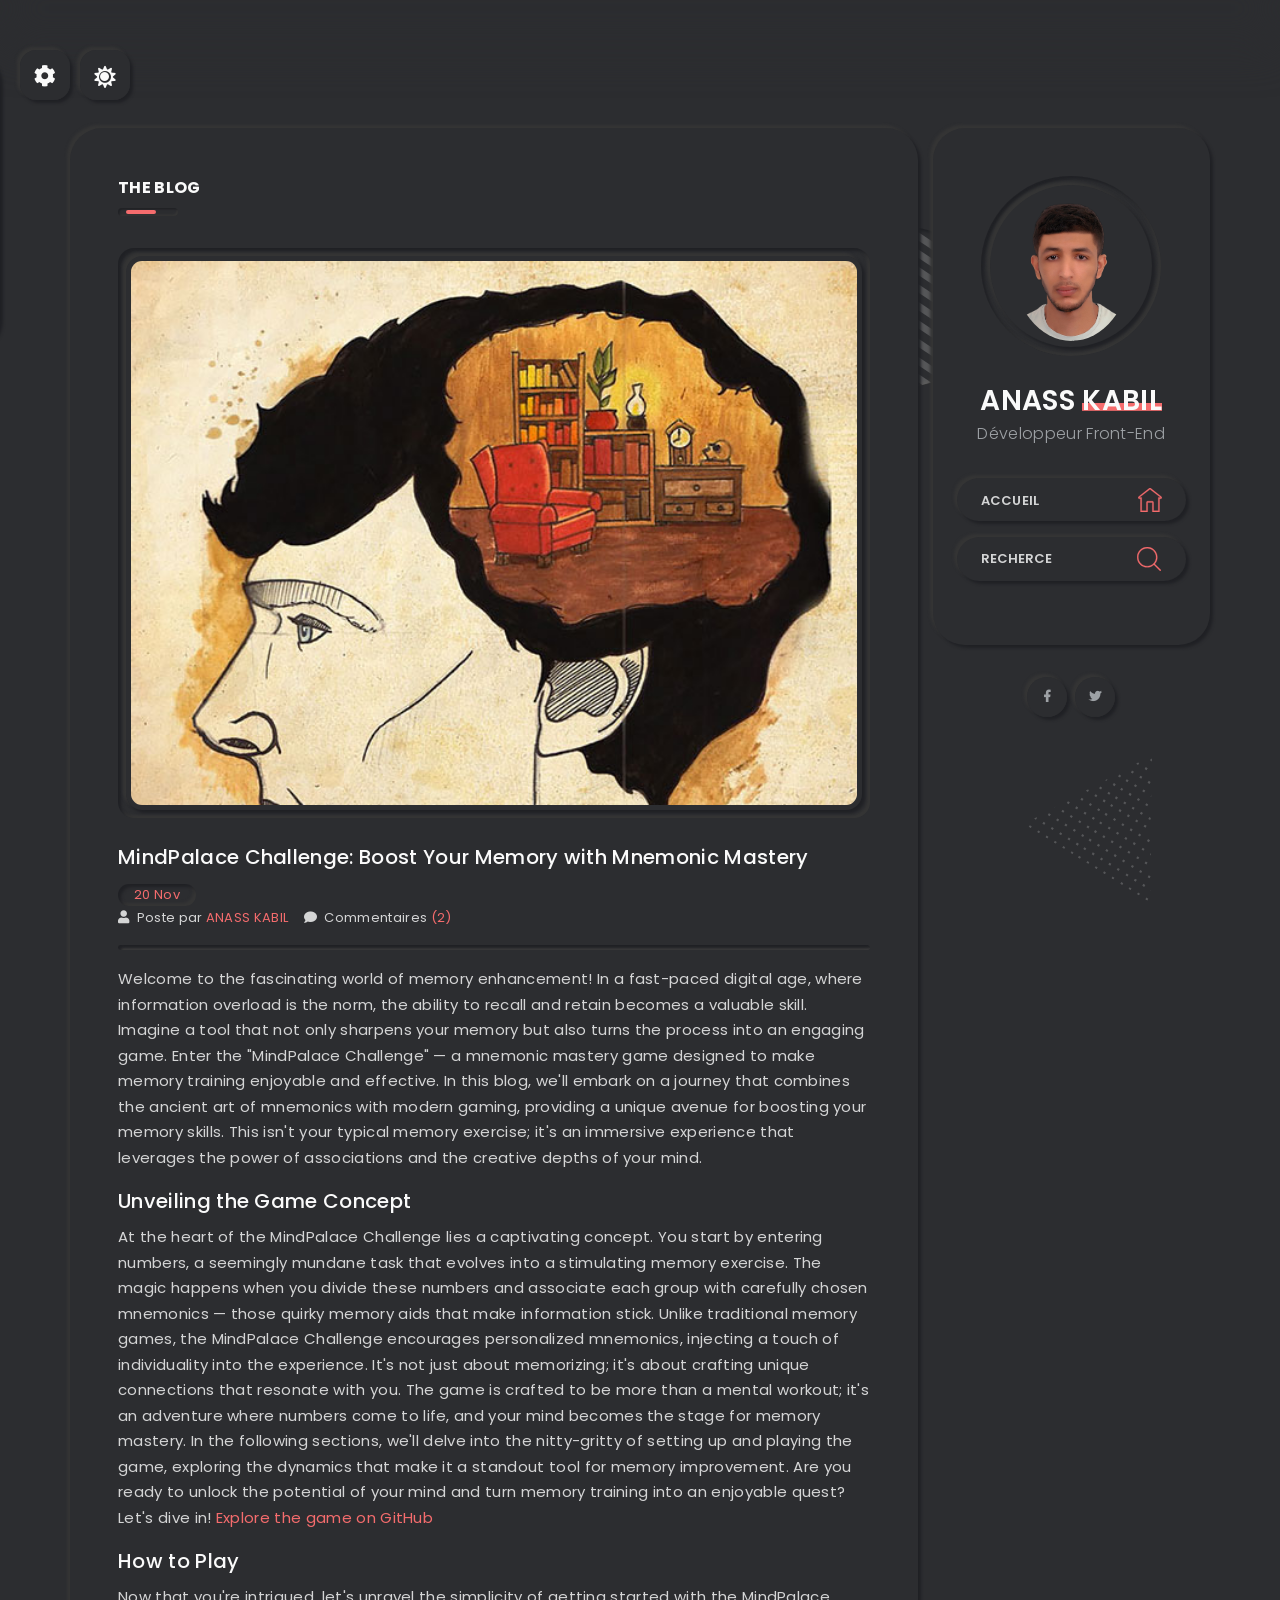
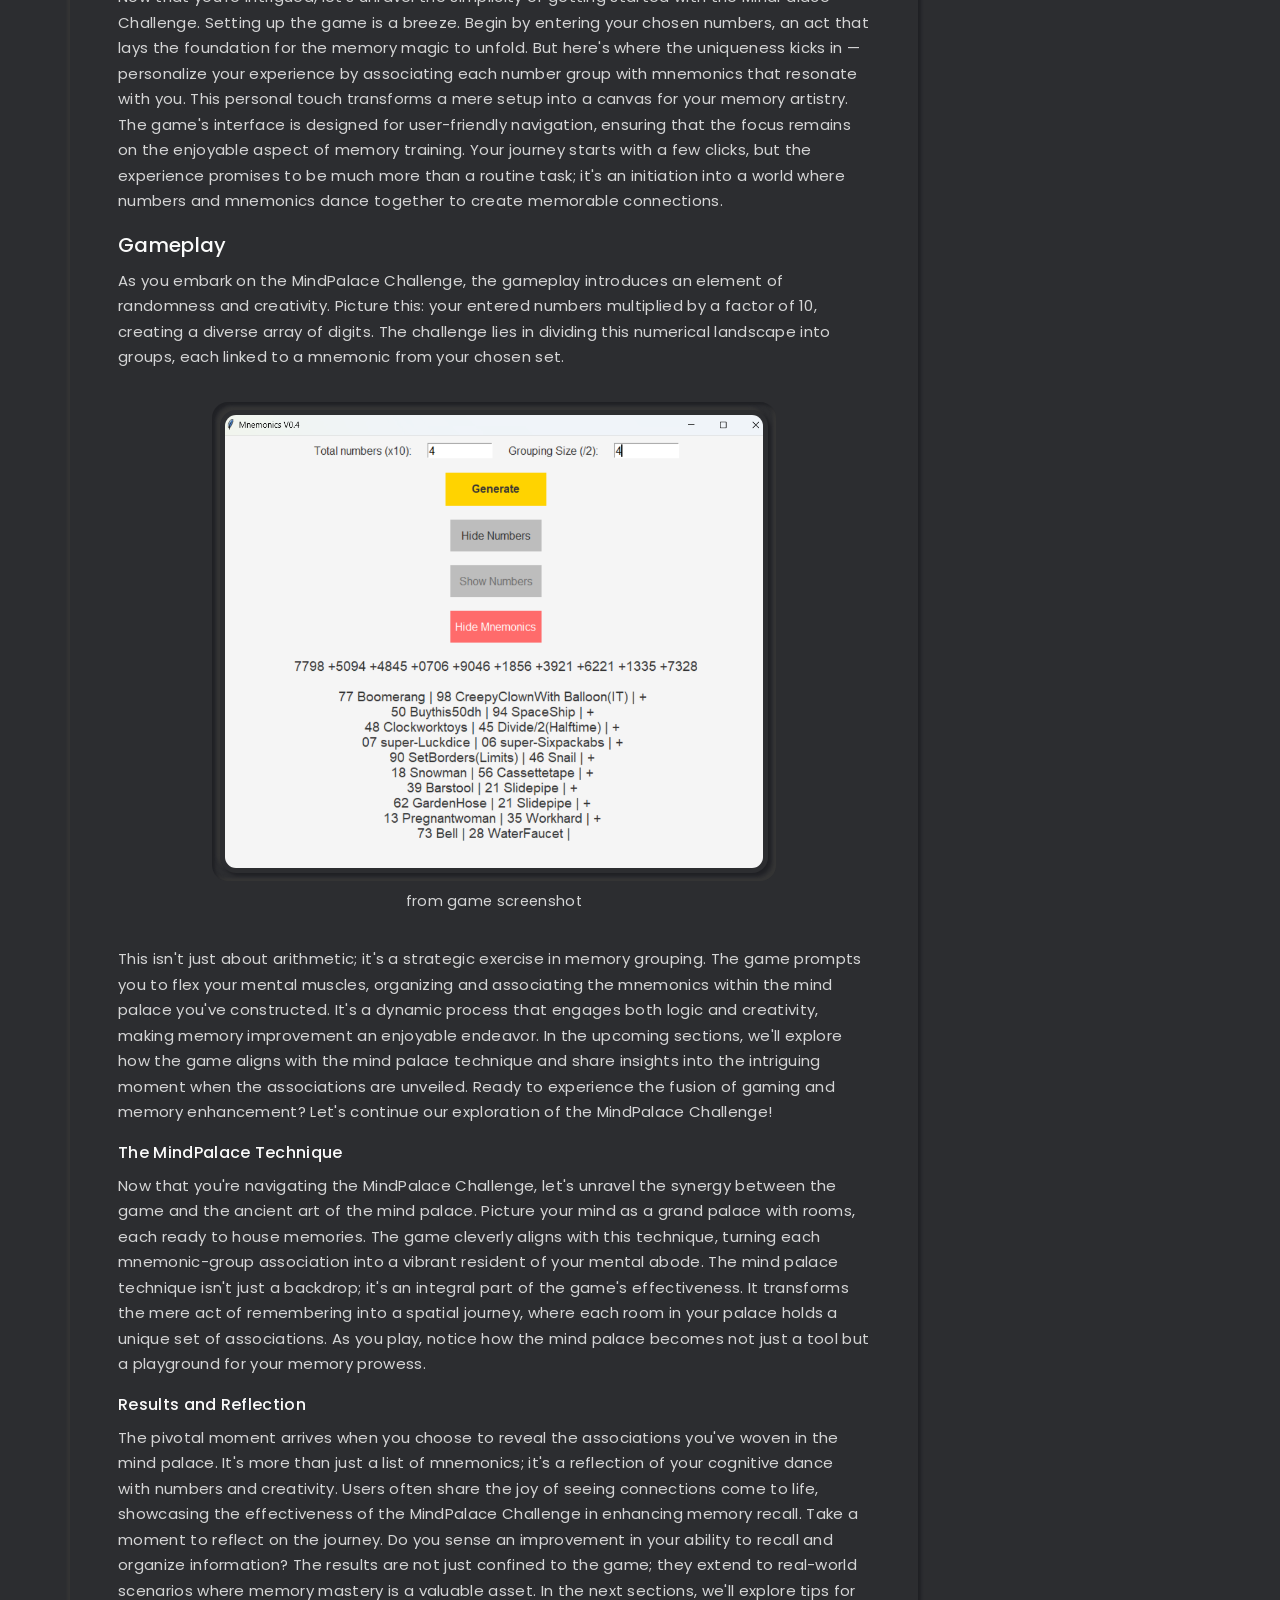
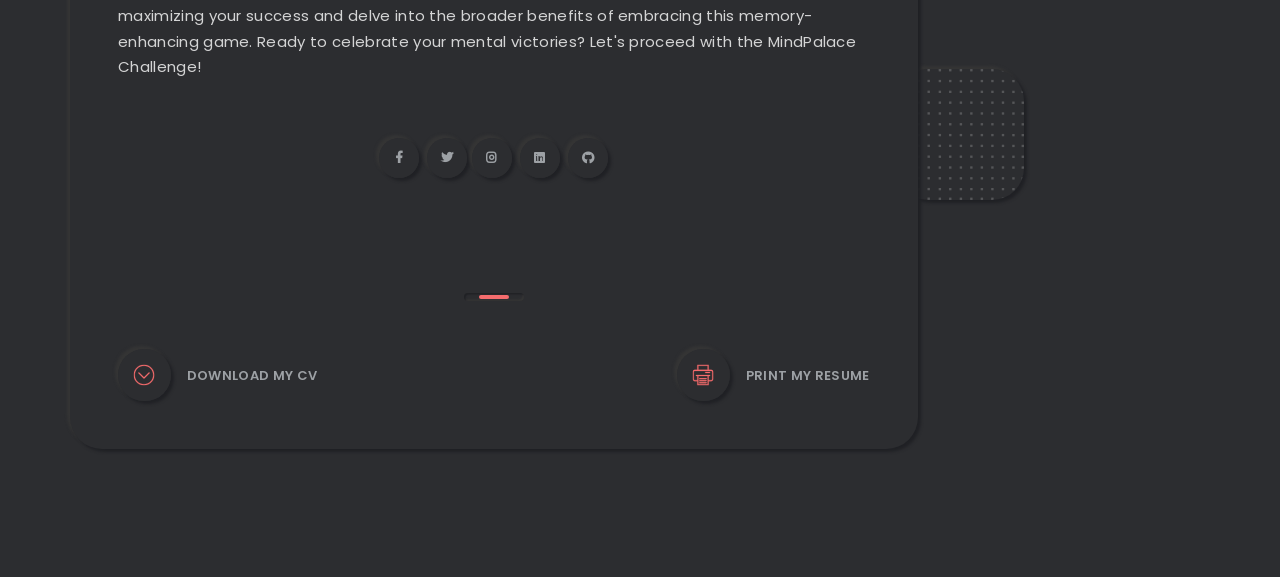
<file: blog-mnemonics.html>
<!DOCTYPE html>
<html lang="en">
   <head>
      <!-- Metas -->
      <meta charset="utf-8">
      <title>Foxevcard - Premium Resume/ CV/ Vcard Html Template</title>
      <meta name="description" content="">
      <meta name="viewport" content="width=device-width, initial-scale=1.0">
      <!-- Css -->
      <link href="css/bootstrap.css" rel="stylesheet" type="text/css" media="all" />
      <link href="css/main.css" rel="stylesheet" type="text/css" media="all" />
      <link href="css/venobox.css" rel="stylesheet" type="text/css" media="all" />
      <link href="css/animate.css" rel="stylesheet" type="text/css" media="all"/>
      <link href="css/fonts.css" rel="stylesheet" type="text/css" media="all" />
      <link href="css/owl-carousel/owl.carousel.css" rel="stylesheet"  media="all"/>
      <link href="css/owl-carousel/owl.theme.css" rel="stylesheet"  media="all" />
      <link href="css/owl-carousel/owl.transitions.css" rel="stylesheet"  media="all" />
      <link href="//fonts.googleapis.com/css?family=Poppins:300,400,500,600,700" rel="stylesheet">
      <!--Alternate styles for demo purposes only-->
      <link href="css/switcher.css"  rel="stylesheet" type="text/css"/>
      <link href="css/styles/clr-1.css" rel="stylesheet" type="text/css" title="clr-1" media="all"/>
      <link href="css/styles/clr-2.css" rel="alternate stylesheet" type="text/css" title="clr-2" media="all" />
      <link href="css/styles/clr-3.css" rel="alternate stylesheet" type="text/css" title="clr-3" media="all" />
      <link href="css/styles/clr-4.css" rel="alternate stylesheet" type="text/css" title="clr-4" media="all" />
      <link href="css/styles/clr-5.css" rel="alternate stylesheet" type="text/css" title="clr-5" media="all" />
      <link href="css/styles/clr-6.css" rel="alternate stylesheet" type="text/css" title="clr-6" media="all" />
      <link href="css/styles/clr-7.css" rel="alternate stylesheet" type="text/css" title="clr-7" media="all" />
      <link href="css/styles/clr-8.css" rel="alternate stylesheet" type="text/css" title="clr-8" media="all" />
      <link href="css/styles/clr-9.css" rel="alternate stylesheet" type="text/css" title="clr-9" media="all" />
      <link href="css/styles/clr-10.css" rel="alternate stylesheet" type="text/css" title="clr-10" media="all" />
      <link href="css/styles/clr-11.css" rel="alternate stylesheet" type="text/css" title="clr-11" media="all" />
      <link href="css/styles/clr-12.css" rel="alternate stylesheet" type="text/css" title="clr-12" media="all" />
      <link href="css/styles/clr-13.css" rel="alternate stylesheet" type="text/css" title="clr-13" media="all" />
      <link href="css/styles/clr-14.css" rel="alternate stylesheet" type="text/css" title="clr-14" media="all" />
      <link href="css/styles/clr-15.css" rel="alternate stylesheet" type="text/css" title="clr-15" media="all" />
      <link href="css/styles/clr-16.css" rel="alternate stylesheet" type="text/css" title="clr-16" media="all" />
      <link href="css/styles/clr-17.css" rel="alternate stylesheet" type="text/css" title="clr-17" media="all" />
      <link href="css/styles/clr-18.css" rel="alternate stylesheet" type="text/css" title="clr-18" media="all" />
      <link href="css/styles/clr-19.css" rel="alternate stylesheet" type="text/css" title="clr-19" media="all" />
      <link href="css/styles/clr-20.css" rel="alternate stylesheet" type="text/css" title="clr-20" media="all" />
      <link href="css/styles/clr-21.css" rel="alternate stylesheet" type="text/css" title="clr-21" media="all" />
      <link href="css/styles/clr-22.css" rel="alternate stylesheet" type="text/css" title="clr-22" media="all" />
      <link href="css/styles/clr-23.css" rel="alternate stylesheet" type="text/css" title="clr-23" media="all" />
      <link href="css/styles/clr-24.css" rel="alternate stylesheet" type="text/css" title="clr-24" media="all" />
      <link href="css/styles/clr-25.css" rel="alternate stylesheet" type="text/css" title="clr-25" media="all" />
      <link href="css/styles/clr-26.css" rel="alternate stylesheet" type="text/css" title="clr-26" media="all" />
      <link href="css/styles/clr-27.css" rel="alternate stylesheet" type="text/css" title="clr-27" media="all" />
      <link href="css/styles/clr-28.css" rel="alternate stylesheet" type="text/css" title="clr-28" media="all" />
      <link href="css/styles/clr-29.css" rel="alternate stylesheet" type="text/css" title="clr-29" media="all" />
      <link href="css/styles/clr-30.css" rel="alternate stylesheet" type="text/css" title="clr-30" media="all" />
      <link href="css/styles/clr-31.css" rel="alternate stylesheet" type="text/css" title="clr-31" media="all" />
      <link href="css/styles/clr-32.css" rel="alternate stylesheet" type="text/css" title="clr-32" media="all" />
      <link href="css/styles/clr-33.css" rel="alternate stylesheet" type="text/css" title="clr-33" media="all" />
   </head>
   <body>
      <div class="loader">
         <div class="loader-inner">
            <div class="bounce">
               <div class="bounce-circle"></div>
            </div>
         </div>
      </div>
      <div id="wrapper" class="wrapper">
         <!--Alternate styles for demo purposes only-->
         <div class="styler">
            <div class="mb-3">
               <h6 class="font-weight-600 font-size-17">Theme Colors</h6>
               <hr class="divider divider-md divider-center m-0">
            </div>
            <div class="toggle">
               <div class="outer radius-1 d-inline-block">
                  <a class=" inner radius-1 d-block" href="#"><span class="fa fa-cog"></span></a>
               </div>
            </div>
            <div class="day-night-mode">
               <div class="outer radius-1 d-inline-block">
                  <a class=" inner radius-1 d-block" href="../LIGHT/index.html"><span class="fa fa-sun"></span></a>
               </div>
            </div>
            <div>
               <h6 class="text-muted font-weight-400 mb-0">Pick a color</h6>
               <ul class="color-list pl-0 mb-0">
                  <li class="outer-sm"><a onclick="setActiveStyleSheet('clr-1'); return false;" class="clr-1 inner" href="#"><span></span></a></li>
                  <li class="outer-sm"><a onclick="setActiveStyleSheet('clr-2'); return false;" class="clr-2 inner-sm" href="#"><span></span></a></li>
                  <li class="outer-sm"><a onclick="setActiveStyleSheet('clr-3'); return false;" class="clr-3 inner-sm" href="#"><span></span></a></li>
                  <li class="outer-sm"><a onclick="setActiveStyleSheet('clr-4'); return false;" class="clr-4 inner-sm" href="#"><span></span></a></li>
                  <li class="outer-sm"><a onclick="setActiveStyleSheet('clr-5'); return false;" class="clr-5 inner-sm" href="#"><span></span></a></li>
                  <li class="outer-sm"><a onclick="setActiveStyleSheet('clr-6'); return false;" class="clr-6 inner-sm" href="#"><span></span></a></li>
                  <li class="outer-sm"><a onclick="setActiveStyleSheet('clr-7'); return false;" class="clr-7 inner-sm" href="#"><span></span></a></li>
                  <li class="outer-sm"><a onclick="setActiveStyleSheet('clr-8'); return false;" class="clr-8 inner-sm" href="#"><span></span></a></li>
                  <li class="outer-sm"><a onclick="setActiveStyleSheet('clr-9'); return false;" class="clr-9 inner-sm" href="#"><span></span></a></li>
                  <li class="outer-sm"><a onclick="setActiveStyleSheet('clr-10'); return false;" class="clr-10 inner-sm" href="#"><span></span></a></li>
                  <li class="outer-sm"><a onclick="setActiveStyleSheet('clr-11'); return false;" class="clr-11 inner-sm" href="#"><span></span></a></li>
                  <li class="outer-sm"><a onclick="setActiveStyleSheet('clr-12'); return false;" class="clr-12 inner-sm" href="#"><span></span></a></li>
                  <li class="outer-sm"><a onclick="setActiveStyleSheet('clr-13'); return false;" class="clr-13 inner-sm" href="#"><span></span></a></li>
                  <li class="outer-sm"><a onclick="setActiveStyleSheet('clr-14'); return false;" class="clr-14 inner-sm" href="#"><span></span></a></li>
                  <li class="outer-sm"><a onclick="setActiveStyleSheet('clr-15'); return false;" class="clr-15 inner-sm" href="#"><span></span></a></li>
                  <li class="outer-sm"><a onclick="setActiveStyleSheet('clr-16'); return false;" class="clr-16 inner-sm" href="#"><span></span></a></li>
                  <li class="outer-sm"><a onclick="setActiveStyleSheet('clr-17'); return false;" class="clr-17 inner-sm" href="#"><span></span></a></li>
                  <li class="outer-sm"><a onclick="setActiveStyleSheet('clr-18'); return false;" class="clr-18 inner-sm" href="#"><span></span></a></li>
                  <li class="outer-sm"><a onclick="setActiveStyleSheet('clr-19'); return false;" class="clr-19 inner-sm" href="#"><span></span></a></li>
                  <li class="outer-sm"><a onclick="setActiveStyleSheet('clr-20'); return false;" class="clr-20 inner-sm" href="#"><span></span></a></li>
                  <li class="outer"><a onclick="setActiveStyleSheet('clr-21'); return false;" class="clr-21 inner-sm" href="#"><span></span></a></li>
                  <li class="outer-sm"><a onclick="setActiveStyleSheet('clr-22'); return false;" class="clr-22 inner-sm" href="#"><span></span></a></li>
                  <li class="outer-sm"><a onclick="setActiveStyleSheet('clr-23'); return false;" class="clr-23 inner-sm" href="#"><span></span></a></li>
                  <li class="outer-sm"><a onclick="setActiveStyleSheet('clr-24'); return false;" class="clr-24 inner-sm" href="#"><span></span></a></li>
                  <li class="outer-sm"><a onclick="setActiveStyleSheet('clr-25'); return false;" class="clr-25 inner-sm" href="#"><span></span></a></li>
                  <li class="outer"><a onclick="setActiveStyleSheet('clr-26'); return false;" class="clr-26 inner" href="#"><span></span></a></li>
                  <li class="outer-sm"><a onclick="setActiveStyleSheet('clr-27'); return false;" class="clr-27 inner-sm" href="#"><span></span></a></li>
                  <li class="outer-sm"><a onclick="setActiveStyleSheet('clr-28'); return false;" class="clr-28 inner-sm" href="#"><span></span></a></li>
                  <li class="outer-sm"><a onclick="setActiveStyleSheet('clr-29'); return false;" class="clr-29 inner-sm" href="#"><span></span></a></li>
                  <li class="outer-sm"><a onclick="setActiveStyleSheet('clr-30'); return false;" class="clr-30 inner-sm" href="#"><span></span></a></li>
                  <li class="outer-sm"><a onclick="setActiveStyleSheet('clr-31'); return false;" class="clr-31 inner-sm" href="#"><span></span></a></li>
                  <li class="outer-sm"><a onclick="setActiveStyleSheet('clr-32'); return false;" class="clr-32 inner-sm" href="#"><span></span></a></li>
                  <li class="outer-sm"><a onclick="setActiveStyleSheet('clr-33'); return false;" class="clr-33 inner-sm" href="#"><span></span></a></li>
               </ul>
            </div>
             <div class="mt-3">
            <div class="reset outer radius-2 d-inline-block">
               <a class="inner radius-2 d-block px-4 py-1 font-size-13 text-alt font-weight-500" href="#" onclick="setActiveStyleSheet('clr-1'); return false;">
               Reset
               </a>
            </div>
            <div class="ml-1 close-styler outer radius-2 d-inline-block">
               <a class="inner radius-2 d-block px-4 py-1 font-size-13 text-alt font-weight-500" href="#">
               Close
               </a>
            </div>
            </div>
         </div>
         <div class="parallax position-absolute" data-relative-input="true">
            <svg class="max-width-8 layer p1 " version="1.1" xmlns="http://www.w3.org/2000/svg" xmlns:xlink="http://www.w3.org/1999/xlink" x="0px" y="0px"
               viewBox="0 0 35.9 38.6" enable-background="new 0 0 35.9 38.6;" xml:space="preserve" data-depth="0.3">
               <g>
                  <g>
                     <g>
                        <g>
                           <defs>
                              <path id="SVGID_1_" d="M0,4.6l2.7,30.1c0.3,3.3,4,5,6.7,3.1l24.7-17.3c2.7-1.9,2.3-6-0.6-7.4L6.1,0.4C3.1-1-0.3,1.4,0,4.6z"/>
                           </defs>
                           <clipPath id="SVGID_2_">
                              <use xlink:href="#SVGID_1_"/>
                           </clipPath>
                           <line class="st0" x1="-26.8" y1="10.7" x2="20.7" y2="-22.8"/>
                        </g>
                     </g>
                  </g>
               </g>
               <g>
                  <g>
                     <g>
                        <g>
                           <defs>
                              <path id="SVGID_3_" d="M0,4.6l2.7,30.1c0.3,3.3,4,5,6.7,3.1l24.7-17.3c2.7-1.9,2.3-6-0.6-7.4L6.1,0.4C3.1-1-0.3,1.4,0,4.6z"/>
                           </defs>
                           <clipPath id="SVGID_4_">
                              <use xlink:href="#SVGID_3_"/>
                           </clipPath>
                           <line class="st1" x1="-24.2" y1="14.5" x2="23.5" y2="-19"/>
                        </g>
                     </g>
                  </g>
               </g>
               <g>
                  <g>
                     <g>
                        <defs>
                           <path id="SVGID_5_" d="M0,4.6l2.7,30.1c0.3,3.3,4,5,6.7,3.1l24.7-17.3c2.7-1.9,2.3-6-0.6-7.4L6.1,0.4C3.1-1-0.3,1.4,0,4.6z"/>
                        </defs>
                        <clipPath id="SVGID_6_">
                           <use xlink:href="#SVGID_5_"/>
                        </clipPath>
                        <line class="st2" x1="-21.5" y1="18.4" x2="26.2" y2="-15.1"/>
                     </g>
                  </g>
               </g>
               <g>
                  <g>
                     <g>
                        <defs>
                           <path id="SVGID_7_" d="M0,4.6l2.7,30.1c0.3,3.3,4,5,6.7,3.1l24.7-17.3c2.7-1.9,2.3-6-0.6-7.4L6.1,0.4C3.1-1-0.3,1.4,0,4.6z"/>
                        </defs>
                        <clipPath id="SVGID_8_">
                           <use xlink:href="#SVGID_7_" />
                        </clipPath>
                        <line class="st3" x1="-18.7" y1="22.2" x2="28.9" y2="-11.3"/>
                     </g>
                  </g>
               </g>
               <g>
                  <g>
                     <g>
                        <g>
                           <defs>
                              <path id="SVGID_9_" d="M0,4.6l2.7,30.1c0.3,3.3,4,5,6.7,3.1l24.7-17.3c2.7-1.9,2.3-6-0.6-7.4L6.1,0.4C3.1-1-0.3,1.4,0,4.6z"/>
                           </defs>
                           <clipPath id="SVGID_10_">
                              <use xlink:href="#SVGID_9_"/>
                           </clipPath>
                           <line class="st4" x1="-16.1" y1="26.1" x2="31.6" y2="-7.4"/>
                        </g>
                     </g>
                  </g>
               </g>
               <g>
                  <g>
                     <g>
                        <g>
                           <defs>
                              <path id="SVGID_11_" d="M0,4.6l2.7,30.1c0.3,3.3,4,5,6.7,3.1l24.7-17.3c2.7-1.9,2.3-6-0.6-7.4L6.1,0.4C3.1-1-0.3,1.4,0,4.6z"/>
                           </defs>
                           <clipPath id="SVGID_12_">
                              <use xlink:href="#SVGID_11_"/>
                           </clipPath>
                           <line class="st5" x1="-13.3" y1="29.9" x2="34.4" y2="-3.5"/>
                        </g>
                     </g>
                  </g>
               </g>
               <g>
                  <g>
                     <g>
                        <g>
                           <defs>
                              <path id="SVGID_13_" d="M0,4.6l2.7,30.1c0.3,3.3,4,5,6.7,3.1l24.7-17.3c2.7-1.9,2.3-6-0.6-7.4L6.1,0.4C3.1-1-0.3,1.4,0,4.6z"/>
                           </defs>
                           <clipPath id="SVGID_14_">
                              <use xlink:href="#SVGID_13_"/>
                           </clipPath>
                           <line class="st6" x1="-10.6" y1="33.8" x2="37" y2="0.3"/>
                        </g>
                     </g>
                  </g>
               </g>
               <g>
                  <g>
                     <defs>
                        <path id="SVGID_15_" d="M0,4.6l2.7,30.1c0.3,3.3,4,5,6.7,3.1l24.7-17.3c2.7-1.9,2.3-6-0.6-7.4L6.1,0.4C3.1-1-0.3,1.4,0,4.6z"/>
                     </defs>
                     <clipPath id="SVGID_16_">
                        <use xlink:href="#SVGID_15_"/>
                     </clipPath>
                     <line class="st7" x1="-7.9" y1="37.7" x2="39.7" y2="4.2"/>
                  </g>
               </g>
               <g>
                  <g>
                     <g>
                        <g>
                           <defs>
                              <path id="SVGID_17_" d="M0,4.6l2.7,30.1c0.3,3.3,4,5,6.7,3.1l24.7-17.3c2.7-1.9,2.3-6-0.6-7.4L6.1,0.4C3.1-1-0.3,1.4,0,4.6z"/>
                           </defs>
                           <clipPath id="SVGID_18_">
                              <use xlink:href="#SVGID_17_"/>
                           </clipPath>
                           <line class="st8" x1="-5.2" y1="41.5" x2="42.5" y2="8"/>
                        </g>
                     </g>
                  </g>
               </g>
               <g>
                  <g>
                     <g>
                        <g>
                           <defs>
                              <path id="SVGID_19_" d="M0,4.6l2.7,30.1c0.3,3.3,4,5,6.7,3.1l24.7-17.3c2.7-1.9,2.3-6-0.6-7.4L6.1,0.4C3.1-1-0.3,1.4,0,4.6z"/>
                           </defs>
                           <clipPath id="SVGID_20_">
                              <use xlink:href="#SVGID_19_"/>
                           </clipPath>
                           <line class="st9" x1="-2.4" y1="45.4" x2="45.1" y2="11.9"/>
                        </g>
                     </g>
                  </g>
               </g>
               <g>
                  <g>
                     <g>
                        <g>
                           <defs>
                              <path id="SVGID_21_" d="M0,4.6l2.7,30.1c0.3,3.3,4,5,6.7,3.1l24.7-17.3c2.7-1.9,2.3-6-0.6-7.4L6.1,0.4C3.1-1-0.3,1.4,0,4.6z"/>
                           </defs>
                           <clipPath id="SVGID_22_">
                              <use xlink:href="#SVGID_21_"/>
                           </clipPath>
                           <line class="st10" x1="0.2" y1="49.2" x2="47.9" y2="15.8"/>
                        </g>
                     </g>
                  </g>
               </g>
            </svg>
            <img class="max-width-9 layer p2 " src="assets/svg/square-rl.svg" alt="" data-depth="0.7">
            <img class="max-width-9 shadow-inner radius-5 layer p3" src="assets/svg/circle.svg" alt="" data-depth="0.5">
            <img class="max-width-10 shadow-inner radius-5 layer p4 " src="assets/svg/dashed-circle.svg" alt="" data-depth="0.3">
            <img class="max-width-8 layer p5 " src="assets/svg/square-poly.svg" alt="" data-depth="0.7">
            <img class="max-width-8 layer shadow radius-2 p6" src="assets/svg/square.svg" alt="" data-depth="0.5">
         </div>
         <div class="blurred-content"></div>
         <div class="container spacer-xlg">
            <div class="row ">
               <div class="col-lg-9 my-order-switch-1">
                  <section id="blog" class="shadow bg-dark radius-2 padding-dy">
                     <div class="row mb-5">
                        <div class="col">
                           <h6 class="font-weight-700  mb-0 text-uppercase mb-2">The blog</h6>
                           <hr class="divider divider-left divider-lg float-left">
                        </div>
                     </div>
                     <div class="row align-items-center justify-content-center">
                        <div class="col-md-12">
                           <div class="mb-4 item">
                              <div class="radius-1 shadow-inner d-block ">
                                 <div class="  p-2  ">
                                    <div class="shadow radius-1">
                                       <img class="img-fluid radius-1" src="assets/img/blog/blog1-thubmail.jpg" alt="">
                                    </div>
                                 </div>
                              </div>
                           </div>
                           <div>
                              <h1 class="h5 font-weight-500 d-inline-block">MindPalace Challenge: Boost Your Memory with Mnemonic Mastery</h1>
                              <span class="d-inline-block shadow-inner text-secondary radius-1 font-size-13 mb-3 mb-lg-0  px-3">20 Nov</span>
                           </div>
                           <ul class="list-inline font-size-13">
                              <li class="list-inline-item">
                                 <span class=" fas fa-user mr-1 "></span>
                                 <span>Poste par
                                 <a href="#">ANASS KABIL</a>
                                 </span>
                              </li>
          
                              <li class="list-inline-item">
                                 <span class=" fas fa-comment mr-1  "></span>
                                 <span>Commentaires
                                 <a href="#">(2)</a>
                                 </span>
                              </li>
                           </ul>
                           <hr class="mt-3 mb-3">
                           <p>Welcome to the fascinating world of memory enhancement! In a fast-paced digital age, where information overload is the norm, the ability to recall and retain becomes a valuable skill. Imagine a tool that not only sharpens your memory but also turns the process into an engaging game. Enter the "MindPalace Challenge" — a mnemonic mastery game designed to make memory training enjoyable and effective.
                              In this blog, we'll embark on a journey that combines the ancient art of mnemonics with modern gaming, providing a unique avenue for boosting your memory skills. This isn't your typical memory exercise; it's an immersive experience that leverages the power of associations and the creative depths of your mind.
                              </p>
                              <h4 class="h5 font-weight-500">Unveiling the Game Concept</h4>
                           <p>At the heart of the MindPalace Challenge lies a captivating concept. You start by entering numbers, a seemingly mundane task that evolves into a stimulating memory exercise. The magic happens when you divide these numbers and associate each group with carefully chosen mnemonics — those quirky memory aids that make information stick.
                              Unlike traditional memory games, the MindPalace Challenge encourages personalized mnemonics, injecting a touch of individuality into the experience. It's not just about memorizing; it's about crafting unique connections that resonate with you. The game is crafted to be more than a mental workout; it's an adventure where numbers come to life, and your mind becomes the stage for memory mastery.
                              In the following sections, we'll delve into the nitty-gritty of setting up and playing the game, exploring the dynamics that make it a standout tool for memory improvement. Are you ready to unlock the potential of your mind and turn memory training into an enjoyable quest? Let's dive in! 
                              <a href="https://github.com/anassk01/MnemonicsGame" target="_blank">Explore the game on GitHub</a>
                           </p>
                           <h4 class="h5 font-weight-500">How to Play</h4>
                              <p>Now that you're intrigued, let's unravel the simplicity of getting started with the MindPalace Challenge. Setting up the game is a breeze. Begin by entering your chosen numbers, an act that lays the foundation for the memory magic to unfold. But here's where the uniqueness kicks in — personalize your experience by associating each number group with mnemonics that resonate with you. This personal touch transforms a mere setup into a canvas for your memory artistry.
                                 The game's interface is designed for user-friendly navigation, ensuring that the focus remains on the enjoyable aspect of memory training. Your journey starts with a few clicks, but the experience promises to be much more than a routine task; it's an initiation into a world where numbers and mnemonics dance together to create memorable connections.
                                 </p>
                           <h4 class="h5 font-weight-500">Gameplay</h4>
                              <p>As you embark on the MindPalace Challenge, the gameplay introduces an element of randomness and creativity. Picture this: your entered numbers multiplied by a factor of 10, creating a diverse array of digits. The challenge lies in dividing this numerical landscape into groups, each linked to a mnemonic from your chosen set.</p>
                           <figure class="text-center mt-5 mb-5 w-75 mx-auto item">
                              <div class="radius-1 shadow-inner d-block " >
                                 <div class="  p-2  ">
                                    <div class="shadow radius-1">
                                       <img class="img-fluid radius-1" src="assets/img/blog/blog01.png" alt="">
                                    </div>
                                 </div>
                              </div>
                              <figcaption class="small mt-2 text-muted">from game screenshot</figcaption>
                           </figure>
                           <p>This isn't just about arithmetic; it's a strategic exercise in memory grouping. The game prompts you to flex your mental muscles, organizing and associating the mnemonics within the mind palace you've constructed. It's a dynamic process that engages both logic and creativity, making memory improvement an enjoyable endeavor.
                              In the upcoming sections, we'll explore how the game aligns with the mind palace technique and share insights into the intriguing moment when the associations are unveiled. Ready to experience the fusion of gaming and memory enhancement? Let's continue our exploration of the MindPalace Challenge!
                              </p>
                           <h5 class="h6 font-weight-500">The MindPalace Technique</h5>
                           <p>Now that you're navigating the MindPalace Challenge, let's unravel the synergy between the game and the ancient art of the mind palace. Picture your mind as a grand palace with rooms, each ready to house memories. The game cleverly aligns with this technique, turning each mnemonic-group association into a vibrant resident of your mental abode.
                              The mind palace technique isn't just a backdrop; it's an integral part of the game's effectiveness. It transforms the mere act of remembering into a spatial journey, where each room in your palace holds a unique set of associations. As you play, notice how the mind palace becomes not just a tool but a playground for your memory prowess.
                               </p>

                               <h5 class="h6 font-weight-500">Results and Reflection</h5>
                               <p>The pivotal moment arrives when you choose to reveal the associations you've woven in the mind palace. It's more than just a list of mnemonics; it's a reflection of your cognitive dance with numbers and creativity. Users often share the joy of seeing connections come to life, showcasing the effectiveness of the MindPalace Challenge in enhancing memory recall.
                                 Take a moment to reflect on the journey. Do you sense an improvement in your ability to recall and organize information? The results are not just confined to the game; they extend to real-world scenarios where memory mastery is a valuable asset. In the next sections, we'll explore tips for maximizing your success and delve into the broader benefits of embracing this memory-enhancing game. Ready to celebrate your mental victories? Let's proceed with the MindPalace Challenge!
                                 </p>

                        </div>
                        <div class=" row v-centred col-xl-9 col-lg-8 col-md-10">
                           <hr class="my-6">
                           <ul class="list-inline  mb-0 mt-4">
                              <li class="list-inline-item outer radius-2 mr-1 mb-2 mb-lg-0">
                                 <a class="inner btn btn-round btn-icon" href="https://web.facebook.com/profile.php?id=100091734862623">
                                 <span class="fab fa-facebook-f btn-icon-inner"></span>
                                 </a>
                              </li>
                              
                              <li class="list-inline-item mx-0 outer radius-2 mb-2 mb-lg-0">
                                 <a class="inner btn btn-round btn-icon" href="https://twitter.com/anassk_k">
                                 <span class="fab fa-twitter btn-icon-inner"></span>
                                 </a>
                              </li>
                              <li class="list-inline-item outer radius-2 mr-1 mb-2 mb-lg-0">
                                 <a class="inner btn btn-round btn-icon" href="https://www.instagram.com/kabil.anass/">
                                 <span class="fab fa-instagram btn-icon-inner"></span>
                                 </a>
                              </li>
                              <li class="list-inline-item mr-1 outer radius-2 mb-2 mb-lg-0">
                                 <a class="inner btn btn-round btn-icon" href="https://www.linkedin.com/in/anass-kabil/" >
                                 <span class="fab fa-linkedin btn-icon-inner"></span>
                                 </a>
                              </li>
                              <li class="list-inline-item mx-0 outer radius-2 mb-2 mb-lg-0">
                                 <a class="inner btn btn-round btn-icon" href="https://github.com/anassk01" >
                                 <span class="fab fa-github btn-icon-inner"></span>
                                 </a>
                              </li>
                             
                           </ul>
                           <hr class="my-6">
                        </div>
                     </div>
                     <!-- <div class="row mb-5">
                        <div class="col">
                           <h6 class="font-weight-700  mb-0 text-uppercase mb-2">Commentaires(4)</h6>
                           <hr class="divider divider-left divider-lg float-left">
                        </div>
                     </div> -->


                     <!-- <div class="row justify-content-center">
                        <div class="col-md-12">
                           <ul class="Commentaires-list list-inline mb-0">
                              <li class="list-inline-item mr-0">
                                 <div class="comment">
                                    <div class="media align-items-center mb-3">
                                       <div class="radius-3 shadow-inner">
                                          <div class="  p-1  ">
                                             <div class="shadow radius-3 p-1">
                                                <img src="assets/img/avatar/4.jpg" alt="" class="avatar-sm  rounded-circle img-fluid ">
                                             </div>
                                          </div>
                                       </div>
                                       <div class="ml-2 media-body">
                                          <a class="d-block text-dark mb-0 font-weight-500 font-size-14" href="#">ANASS KABIL</a>
                                          <small class="d-block text-alt font-size-13">10th January 2019</small>
                                       </div>
                                    </div>
                                    <p>
                                       A typical lunch meal begins with a series of hot and cold salads, followed by a tagine or Dwaz. Often, for a formal meal, a lamb or chicken dish is next, or couscous topped with meat and vegetables. Moroccans either eat with fork, knife and spoon or with their hands using bread as a utensil depending on the dish served. The consumption of pork and alcohol is uncommon due to religious restrictions
                                    </p>
                                    <a href="#">
                                    <span class="far fa-Commentaires mr-1"></span>
                                    Reply
                                    </a>
                                 </div>
                              </li>
                              <li class="list-inline-item">
                                 <div class="comment">
                                    <div class="media align-items-center mb-3">
                                       <div class="radius-3 shadow-inner">
                                          <div class="  p-1  ">
                                             <div class="shadow radius-3 p-1">
                                                <img src="assets/img/avatar/3.jpg" alt="" class="avatar-sm  rounded-circle img-fluid ">
                                             </div>
                                          </div>
                                       </div>
                                       <div class="ml-2 media-body">
                                          <a class="d-block text-dark mb-0 font-weight-500 font-size-14" href="#">Zakaria Kalal</a>
                                          <small class="d-block text-alt font-size-13">10th January 2019</small>
                                       </div>
                                    </div>
                                    <p>
                                       Moroccan cuisine is influenced by Morocco's interactions and exchanges with other cultures and nations over the centuries.[1] Moroccan cuisine is typically a mix of Berber, Arabic, Andalusian, and Mediterranean cuisines with slight European and sub-Saharan influences. 
                                    </p>
                                    <a href="#">
                                    <span class="far fa-Commentaires mr-1"></span>
                                    Reply
                                    </a>
                                 </div>
                                 <div class="comment">
                                    <div class="media align-items-center mb-3">
                                       <div class="radius-3 shadow-inner">
                                          <div class="  p-1  ">
                                             <div class="shadow radius-3 p-1">
                                                <img src="assets/img/avatar/2.jpg" alt="" class="avatar-sm  rounded-circle img-fluid ">
                                             </div>
                                          </div>
                                       </div>
                                       <div class="ml-2 media-body">
                                          <a class="d-block text-dark mb-0 font-weight-500 font-size-14" href="#">Youssef Ait</a>
                                          <small class="d-block text-alt font-size-13">10th January 2019</small>
                                       </div>
                                    </div>
                                    <p>
                                       Salads include both raw and cooked vegetables, served either hot or cold Cold salads include zaalouk, an aubergine and tomato mixture, and taktouka (a mixture of tomatoes, smoked green peppers, garlic and spices) characteristic of the cities of Taza and Fes, in the Atlas Another cold salad is called Bakoula, or Khoubiza. It consists of braised mallow leaves, but can also be made with spinach or arugula, with parsley, cilantro, lemon, olive oil and olives. 
                                    </p>
                                    <a href="#">
                                    <span class="far fa-Commentaires mr-1"></span>
                                    Reply
                                    </a>
                                 </div>
                              </li>
                              <li class="list-inline-item mr-0">
                                 <div class="comment">
                                    <div class="media align-items-center mb-3">
                                       <div class="radius-3 shadow-inner">
                                          <div class="  p-1  ">
                                             <div class="shadow radius-3 p-1">
                                                <img src="assets/img/avatar/1.jpg" alt="" class="avatar-sm  rounded-circle img-fluid ">
                                             </div>
                                          </div>
                                       </div>
                                       <div class="ml-2 media-body">
                                          <a class="d-block text-dark mb-0 font-weight-500 font-size-14" href="#">Soufian Kabbaj</a>
                                          <small class="d-block text-alt font-size-13">10th January 2019</small>
                                       </div>
                                    </div>
                                    <p>
                                       Melbourne is the coastal capital of the southeastern Australian state of Victoria. At the city's centre is the modern Federation Square development, with plazas, bars, and restaurants by the Yarra River. In the Southbank area, the Melbourne Arts Precinct is the site of Arts Centre Melbourne and the National Gallery of Victoria, with Australian and indigenous art.
                                    </p>
                                    <a href="#">
                                    <span class="far fa-Commentaires mr-1"></span>
                                    Reply
                                    </a>
                                 </div>
                              </li>
                           </ul>
                        </div>
                     </div>
                     <div class="row mb-5 mt-6">
                        <div class="col">
                           <h6 class="font-weight-700  mb-0 text-uppercase mb-2">Leave a comment</h6>
                           <hr class="divider divider-left divider-lg float-left">
                        </div>
                     </div>
                     <div class="row justify-content-center">
                        <div class="col-md-12">
                           <form action="#">
                              <div class="row">
                                 <div class="col-12">
                                    <div class="outer radius-2 mb-3">
                                       <textarea class="radius-2 inner form-control  resize-n " rows="6" name="description" placeholder="Type your comment ..."></textarea>
                                    </div>
                                 </div>
                                 <div class="col-sm-6">
                                    <div class="outer radius-2 mb-3">
                                       <input class="inner form-control  h-100 " name="name" placeholder="Name" type="text">
                                    </div>
                                 </div>
                                 <div class="col-sm-6">
                                    <div class="outer radius-2 mb-3">
                                       <input class="inner form-control  h-100 " name="email" placeholder="Email" type="email">
                                    </div>
                                 </div>
                                 <div class="col-12">
                                    <div class="outer radius-2 d-inline-block text-center">
                                       <a class="inner radius-2 d-block py-2 px-4 font-size-15 font-weight-500" href="blog.html">
                                       Post comment
                                       </a>
                                    </div>
                                 </div>
                              </div>
                           </form>
                        </div>
                     </div> -->

                     
                     <div class="row">
                        <div class="col-md-12 mt-6 pt-6 mb-6">
                           <hr class="divider divider-lg divider-center ">
                        </div>
                        <div class="col-md-6 text-left mb-2 mb-lg-0">
                           <a class="float-left" href="#">
                              <div class="media  align-items-center">
                                 <div class="outer radius-2 mr-3">
                                    <div class="ui-icon ui-icon-md inner ">
                                       <div class="ui-icon-inner">
                                          <svg version="1.1" class="max-width-1-3 svg-icon" xmlns="http://www.w3.org/2000/svg" xmlns:xlink="http://www.w3.org/1999/xlink" x="0px" y="0px" viewBox="0 0 517 517" enable-background="new 0 0 517 517;" xml:space="preserve">
                                             <g>
                                                <g>
                                                   <path  d="M514.5,258.5c0-141.4-114.6-256-256-256s-256,114.6-256,256s114.6,256,256,256S514.5,399.9,514.5,258.5z
                                                      M28.1,258.5c0-127,103.4-230.4,230.4-230.4s230.4,103.4,230.4,230.4S385.5,488.9,258.5,488.9S28.1,385.5,28.1,258.5z"></path>
                                                </g>
                                             </g>
                                             <g>
                                                <g>
                                                   <path  d="M267.5,344.4l128-128c5-5,5-13.1,0-18.1s-13.1-5-18.1,0l-119,118.9l-118.9-119c-5-5-13.1-5-18.1,0
                                                      c-2.5,2.5-3.8,5.8-3.8,9.1s1.2,6.6,3.7,9.1l128,128C254.4,349.4,262.5,349.4,267.5,344.4z"></path>
                                                </g>
                                             </g>
                                          </svg>
                                       </div>
                                    </div>
                                 </div>
                                 <div class="media-body">
                                    <span class="text-alt font-size-13 font-weight-600 text-uppercase">Download my CV</span>
                                 </div>
                              </div>
                           </a>
                        </div>
                        <div class="col-md-6 text-left mb-2 mb-lg-0">
                           <a class="float-md-right" href="#">
                              <div class="media  align-items-center">
                                 <div class="outer radius-2  mr-3">
                                    <div class="ui-icon ui-icon-md inner ">
                                       <div class="ui-icon-inner">
                                          <svg version="1.1" class="max-width-1-3 svg-icon" xmlns="http://www.w3.org/2000/svg" xmlns:xlink="http://www.w3.org/1999/xlink" x="0px" y="0px" viewBox="0 0 518 518" enable-background="new 0 0 518 518;" xml:space="preserve">
                                             <g>
                                                <g>
                                                   <rect x="169.4" y="438.2"  width="179.2" height="25.6"></rect>
                                                </g>
                                             </g>
                                             <g>
                                                <g>
                                                   <rect x="169.4" y="387"  width="179.2" height="25.6"></rect>
                                                </g>
                                             </g>
                                             <g>
                                                <g>
                                                   <rect x="169.4" y="335.8"  width="179.2" height="25.6"></rect>
                                                </g>
                                             </g>
                                             <g>
                                                <g>
                                                   <path  d="M463.8,131h-64V3H118.2v128h-64C26,131,3,154,3,182.2v179.2c0,28.2,23,51.2,51.2,51.2h64V515h281.6V412.6h64
                                                      c28.2,0,51.2-23,51.2-51.2V182.2C515,154,492,131,463.8,131z M143.8,28.6h230.4V131H143.8V28.6z M374.2,489.4H143.8V284.6h230.4
                                                      V489.4z M489.4,361.4c0,14.1-11.5,25.6-25.6,25.6h-64V284.6h25.6c7.1,0,12.8-5.7,12.8-12.8c0-7.1-5.7-12.8-12.8-12.8H92.6
                                                      c-7.1,0-12.8,5.7-12.8,12.8c0,7.1,5.7,12.8,12.8,12.8h25.6V387h-64c-14.1,0-25.6-11.5-25.6-25.6V182.2c0-14.1,11.5-25.6,25.6-25.6
                                                      h409.6c14.1,0,25.6,11.5,25.6,25.6V361.4z"></path>
                                                </g>
                                             </g>
                                             <g>
                                                <g>
                                                   <path  d="M425.4,182.2H323c-7.1,0-12.8,5.7-12.8,12.8s5.7,12.8,12.8,12.8h102.4c7.1,0,12.8-5.7,12.8-12.8
                                                      S432.5,182.2,425.4,182.2z"></path>
                                                </g>
                                             </g>
                                          </svg>
                                       </div>
                                    </div>
                                 </div>
                                 <div class="media-body">
                                    <span class="text-alt font-size-13 font-weight-600 text-uppercase">Print my Resume</span>
                                 </div>
                              </div>
                           </a>
                        </div>
                     </div>
                  </section>
                
               </div>
               <div class="col-lg-3 pl-lg-0  my-order-switch-2 mb-lg-0 mb-5">
                  <div class="sticky-lg-top">
                     <header class="shadow bg-dark radius-2 px-4 py-6 text-center">
                        <div class="profile-image">
                           <div class="profile-image-border">
                              <img class="rounded-circle" src="assets/img/anassk.png" alt="/">
                           </div>
                        </div>
                        <div class="mt-4 mb-5">
                           <h3 class="font-weight-600 mb-0">ANASS <mark>KABIL
                              </mark>
                           </h3>
                           <h6 class="text-alt">Développeur Front-End</h6>
                        </div>
                        <nav id="main-nav" class="main-nav clearfix ">
                           <ul class="pl-0">
                              <li class="outer radius-2 mb-3">
                                 <a class="inner radius-2" href="index.html" >
                                    <div class="media align-items-center ">
                                       <div class="media-body text-left">
                                          <span class="font-weight-600 font-size-13 text-uppercase  text-muted">accueil</span>
                                       </div>
                                       <svg version="1.1" class="max-width-1 svg-icon" xmlns="http://www.w3.org/2000/svg" xmlns:xlink="http://www.w3.org/1999/xlink" x="0px" y="0px" viewBox="0 0 517 517" enable-background="new 0 0 517 517;" xml:space="preserve">
                                          <g>
                                             <g>
                                                <path  d="M504.6,187.1L274.2,7.9c-4.6-3.6-10.2-5.4-15.7-5.4s-11.1,1.8-15.7,5.4L12.4,187.1c-8.6,6.7-12,18.2-8.5,28.5
                                                   c3.6,10.3,13.3,17.3,24.2,17.3h25.6v281.6h153.6V309.7h102.4v204.8h153.6V232.9h25.6c10.9,0,20.7-6.9,24.2-17.3
                                                   C516.7,205.3,513.2,193.8,504.6,187.1z M437.7,207.3v281.6H335.3V309.7c0-14.1-11.5-25.6-25.6-25.6H207.3
                                                   c-14.1,0-25.6,11.5-25.6,25.6v179.2H79.3V207.3H28.1L258.5,28.1l230.4,179.2H437.7L437.7,207.3z"></path>
                                             </g>
                                          </g>
                                       </svg>
                                    </div>
                                 </a>
                              </li>
                              <!-- <li class="outer radius-2 mb-3">
                                 <a class="inner radius-2" href="blog.html" >
                                    <div class="media align-items-center ">
                                       <div class="media-body text-left">
                                          <span class="font-weight-600 font-size-13 text-uppercase  text-muted">Back to blog</span>
                                       </div>
                                       <svg version="1.1" class="max-width-1 svg-icon" xmlns="http://www.w3.org/2000/svg" xmlns:xlink="http://www.w3.org/1999/xlink" x="0px" y="0px" viewBox="0 0 517 466.8" enable-background="new 0 0 517 466.8;" xml:space="preserve">
                                          <g>
                                             <g>
                                                <path  d="M488.9,2.5H156.1c-14.1,0-25.6,11.5-25.6,25.6v204.8c0,14.1,11.5,25.6,25.6,25.6h89.6l76.8,76.8l76.8-76.8
                                                   h89.6c14.1,0,25.6-11.5,25.6-25.6V28.1C514.5,14,503,2.5,488.9,2.5z M488.9,232.9H388.7l-66.2,66.2l-66.2-66.2H156.1V28.1h332.8
                                                   V232.9z"></path>
                                             </g>
                                          </g>
                                          <g>
                                             <g>
                                                <path  d="M360.9,333.1v27.8H260.7l-66.2,66.2l-66.2-66.2H28.1V156.1h76.8v-25.6H28.1C14,130.5,2.5,142,2.5,156.1v204.8
                                                   c0,14.1,11.5,25.6,25.6,25.6h89.6l76.8,76.8l76.8-76.8h89.6c14.1,0,25.6-11.5,25.6-25.6v-53.4L360.9,333.1z"></path>
                                             </g>
                                          </g>
                                       </svg>
                                    </div>
                                 </a>
                              </li> -->
                              <li class="outer radius-2">
                                 <div class="inner radius-2"  >
                                    <form class="header-search-form position-relative" action="#">
                                       <input type="text" value="recherce" onblur="if(this.value == '') { this.value = 'Search'; }" onfocus="if(this.value == 'Search') { this.value = ''; }">
                                       <input type="submit" value="">
                                       <svg version="1.1" class="max-width-1 svg-icon search-form-icon" xmlns="http://www.w3.org/2000/svg" xmlns:xlink="http://www.w3.org/1999/xlink" x="0px" y="0px" viewBox="0 0 517 517" enable-background="new 0 0 517 517;" xml:space="preserve">
                                          <g>
                                             <g>
                                                <path  d="M510.8,492.6l-128-128c-0.1-0.1-0.1-0.1-0.2-0.1c34.2-38.4,55.1-88.9,55.1-144.4
                                                   c0-120.2-97.4-217.6-217.6-217.6S2.5,99.9,2.5,220.1s97.4,217.6,217.6,217.6c55.5,0,106-20.9,144.4-55.2c0.1,0.1,0.1,0.1,0.1,0.2
                                                   l128,128c2.5,2.5,5.8,3.8,9.1,3.8s6.6-1.2,9.1-3.7C515.7,505.8,515.7,497.6,510.8,492.6z M220.1,412.1c-105.9,0-192-86.1-192-192
                                                   s86.1-192,192-192s192,86.1,192,192S326,412.1,220.1,412.1z"></path>
                                             </g>
                                          </g>
                                       </svg>
                                    </form>
                                 </div>
                              </li>
                           </ul>
                        </nav>
                     </header>
                     <div class="text-center mt-5">
                        
                                  <ul class="list-inline mt-auto mb-0">
                           <li class="list-inline-item outer radius-2 mr-1">
                              <a class="inner btn btn-round btn-icon" href="https://web.facebook.com/profile.php?id=100091734862623" >
                              <span class="fab fa-facebook-f btn-icon-inner"></span>
                              </a>
                           </li>
   
                           <li class="list-inline-item mx-0 outer radius-2 ">
                              <a class="inner btn btn-round btn-icon" href="https://twitter.com/anassk_k">
                              <span class="fab fa-twitter btn-icon-inner"></span>
                              </a>
                           </li>
                        </ul>
                     </div>
                  </div>
               </div>
            </div>
         </div>
         <a class="outer scroll-to-top  scroll" href="#wrapper">
            <div class="scroll-to-top-inner inner radius-2"><span class=" fas fa-arrow-up top-icon "></span></div>
         </a>
         <!-- End to the top -->
      </div>
      <!-- End wrapper-->
      <!--Javascript-->
      <script src="js/jquery-1.12.4.min.js"></script>
      <script src="js/bootstrap.min.js"></script>
      <script src="js/jquery.easytabs.min.js"></script>
      <script src="js/jquery.easing.1.3.js"></script>
      <script src="js/smooth-scroll.js"></script>
      <script src="js/venobox.js"></script>
      <script src="js/owl.carousel.js"></script>
      <script src="js/placeholders.min.js"></script>
      <script src="js/parallax.js"></script>
      <script src="js/morphext.min.js"></script>
      <script src="js/switcher.js"></script>
      <script src="js/script.js"></script>
      <!-- Google analytics -->
      <!-- End google analytics -->
   </body>
</html>
</file>
<file: css/main.css>
/* 

Foxevcard - Foxevcard - Premium Resume/ CV/ Vcard Html Template
Copyright 2020  www.mutationmedia.net 
Created by : mutationthemes  

*/

/* Table of Content ================================================== 

1.Preloader
2.Site wrapper
3.Profile
4.Home tab
5.About tab
6.Portfolio tab
7.Blog tab
8.Contact
9.Miscellaneous
10.Mediaqueries


/*Preloader*/

.loader {
   background: #2c2d30;
   bottom: 0;
   height: 100%;
   left: 0;
   position: fixed;
   right: 0;
   top: 0;
   width: 100%;
   z-index: 10000;
}
 .loader-inner {
   left: 0;
   position: absolute;
   top: 50%;
   width: 100%;
   text-align: center;
   transform: translateY(-50%);
   -webkit-transform: translateY(-50%);
   -moz-transform: translateY(-50%);
   -ms-transform: translateY(-50%);
   -o-transform: translateY(-50%);
}
.bounce{
  position: relative;
  box-shadow: inset 3px 3px 3px #202125, inset -3px -3px 3px #353535;
  width: 50px;
  height: 50px;
  margin: 100px auto;
  border-radius: 3em;

}
.bounce-circle {
  width: 30px;
  height: 30px;
  background-color: #f56c6d;
  border-radius: 100%;
  -webkit-animation: sk-scaleout 1.0s infinite ease-in-out;
  animation: sk-scaleout 1.0s infinite ease-in-out;
  position: absolute;
  top: 11px;
  left: 11px;

}
@-webkit-keyframes sk-scaleout {
  0% { -webkit-transform: scale(0) }
  100% {
    -webkit-transform: scale(1.1);
    opacity: 0;
  }
}
@keyframes sk-scaleout {
  0% { 
    -webkit-transform: scale(0);
    transform: scale(0);
  } 100% {
    -webkit-transform: scale(1.1);
    transform: scale(1.1);
    opacity: 0;
  }
}

/*End preloader*/

/*Site wrapper*/

.wrapper {
    position: relative;
}
.blurred-content {
  content: "";
  position: fixed;
  z-index: 999;
  top: -30px;
  left: 0;
  width: 100%;
  height: 5rem;
  background:linear-gradient(to bottom, rgba(44, 45, 48,1) 0%,rgba(44, 45, 48,.9)100%);
  -webkit-filter: blur(10px);
  -moz-filter: blur(10px);
  -o-filter: blur(10px);
  -ms-filter: blur(10px);
  filter: blur(20px);
  display: none;
}
.st0{clip-path:url(#SVGID_2_);fill:none;stroke:#E7EAF3;stroke-width:2.0675;stroke-miterlimit:10;}
.st1{clip-path:url(#SVGID_4_);fill:none;stroke:#E7EAF3;stroke-width:2.0675;stroke-miterlimit:10;}
.st2{clip-path:url(#SVGID_6_);fill:none;stroke:#F56C6D;stroke-width:2.0675;stroke-miterlimit:10;}
.st3{clip-path:url(#SVGID_8_);fill:none;stroke:#F56C6D;stroke-width:2.0675;stroke-miterlimit:10;}
.st4{clip-path:url(#SVGID_10_);fill:none;stroke:#F56C6D;stroke-width:2.0675;stroke-miterlimit:10;}
.st5{clip-path:url(#SVGID_12_);fill:none;stroke:#F56C6D;stroke-width:2.0675;stroke-miterlimit:10;}
.st6{clip-path:url(#SVGID_14_);fill:none;stroke:#F56C6D;stroke-width:2.0675;stroke-miterlimit:10;}
.st7{clip-path:url(#SVGID_16_);fill:none;stroke:#F56C6D;stroke-width:2.0675;stroke-miterlimit:10;}
.st8{clip-path:url(#SVGID_18_);fill:none;stroke:#F56C6D;stroke-width:2.0675;stroke-miterlimit:10;}
.st9{clip-path:url(#SVGID_20_);fill:none;stroke:#F56C6D;stroke-width:2.0675;stroke-miterlimit:10;}
#SVGID_1_,#SVGID_3_,#SVGID_5_,#SVGID_7_,#SVGID_9_,#SVGID_11_,#SVGID_13_,#SVGID_15_,#SVGID_17_,#SVGID_19_,#SVGID_21_{overflow: visible;}

/*End site wrapper*/

/*Profile*/

.profile-image {
  position: relative;
  display: inline-block;
  border-radius: 50%;
  padding: 0.5625rem;
  background-color: #2c2d30;
  width: 11.25rem;
  height: 11.25rem;
}
.profile-image:after {
  content: "";
  position: absolute;
  top: 0;
  left: 0;
  right: 0;
  bottom: 0;
  box-shadow: inset 3px 3px 3px #202125, inset -3px -3px 3px #353535;
  border-radius: 50%;
  z-index: 0;
  left: 0;
}
.profile-image-border {
  box-shadow: 3px 3px 3px #202125, -3px -3px 3px #353535;;
  border-radius: 50%;
  padding: 0.375rem;
  position: relative;
  z-index: 2;
}
.profile-image img {
  width: auto;
  height: 9.4rem;
  display: inline-block;
}
mark {
  color: inherit;
  padding: 0;
  background: 0 0;
  background-position-x: 0px;
  background-position-y: 0px;
  background-repeat: repeat;
  background-size: auto;
  background-image: linear-gradient(120deg,rgba(245, 108, 109,1) 0,rgba(245, 108, 109,1) 100%);
  background-repeat: no-repeat;
  background-size: 100% .28em;
  background-position: 0 70%;
  position: relative;
}
.main-nav ul{
  list-style: none;
}
.main-nav li a{
  display: block;
  padding: 0.5rem 1.5rem;
}
.main-nav li.active a.active .inner{
  box-shadow: inset 3px 3px 3px #202125, inset -3px -3px 3px #353535;;
  color: red;
}
.header-search-form input[type="text"] {
  background: transparent;
  color: #ffffff;
  font-size: 0.8125rem;
  border: none;
  width: 100%;
  text-transform: uppercase;
  padding: 0.6875rem 1.5rem;
  font-weight: 600;
  color: rgba(255,255,255,.8);
  outline: none;
}
.header-search-form input[type="text"]:focus {
  outline: none;
}
.header-search-form input[type="submit"] {
  height: 0;
  opacity: 0;
  overflow: hidden;
  padding: 0;
  width: 0;
  display: none;
}
.header-search-form .search-form-icon {
  color: #ffffff;
  font-size: 1.375rem;
  position: absolute;
  right: 1.5625rem;
  top: 0.625rem;
  cursor: pointer;
}

/*End profile*/

/*Home tab*/

.v-centred{
  vertical-align: middle;
  align-items: center;
  display: flex;
  display: -ms-flexbox;
  -ms-flex-pack: center;
  justify-content: center;
  flex-direction: column;
  height: 100%;
  display: -webkit-box;
  display: -moz-box;
  display: -ms-flexbox;
  display: -webkit-flex;
  display: flex;
  -webkit-box-direction: normal;
  -moz-box-direction: normal;
  -webkit-box-orient: horizontal;
  -moz-box-orient: horizontal;
  -webkit-flex-direction: row;
  -ms-flex-direction: row;
  flex-direction: row;
  -webkit-flex-wrap: wrap;
  -ms-flex-wrap: wrap;
  flex-wrap: wrap;
  -webkit-box-pack: center;
  -moz-box-pack: center;
  -webkit-justify-content: center;
  -ms-flex-pack: center;
  justify-content: center;
  -webkit-align-content: stretch;
  -ms-flex-line-pack: stretch;
  align-content: stretch;
  -webkit-box-align: center;
  -moz-box-align: center;
  -webkit-align-items: center;
  -ms-flex-align: center;
  align-items: center;
text-align: center;
}

/*End home tab*/

/*About tab*/

.title {
  transform: rotate(0deg);
  -webkit-transform: rotate(0);
  position: static;
  margin-top: 1rem;
  box-shadow: 3px 3px 3px #202125, -3px -3px 3px #353535;;
  border-radius: 1rem;
  background-color: #2c2d30;
  text-align: center;
  text-transform: uppercase;
}
.vc {
  display: inline ;
}
.testimonial-image {
  position: relative;
  display: inline-block;
  border-radius: 50%;
  padding: 0.625rem;
  margin-top: -2.375rem;
  background-color: #2c2d30;
  width: 7.1857rem;
  height: 7.1857rem;
}
.testimonial-image img {
  width: 5.3125rem;
  height: 5.3125rem;
  display: inline-block;
  border-radius: 50%;
}
 .testimonial-image-border {
  box-shadow: 3px 3px 3px #202125, -3px -3px 3px #353535;
  border-radius: 50%;
  padding: 0.3125rem;
  position: relative;
  z-index: 2;
}
.testimonial-image:after {
  content: "";
  position: absolute;
  top: 0;
  left: 0;
  right: 0;
  bottom: 0;
  box-shadow: inset 3px 3px 3px #202125, inset -3px -3px 3px #353535;
  border-radius: 50%;
  z-index: 0;
  left: 2px;
}
.testimonial-image:before {
  content: "";
  position: absolute;
  top: 0;
  left: 0.125rem;
  width: 92%;
  height: 40%;
  background-color: #2c2d30;
  z-index: 1;
  right: 6px;
}
ul.info-list li,ul.info-list li .inf,ul.info-list li .value{
   width:auto;border: none;width: 100%;
}
 ul.info-list li:last-child {
  border-bottom: 0;
}
ul.info-list li .inf {
  position: relative;
  color: #fafafa;
  font-weight: 600;
}
 ul.info-list li .inf,  ul.info-list li .value {
  display: inline-block;
  padding: 0.5rem 0;
}
.progress {
  display: block;
  height: 1rem;
  position: relative;
  width: 100%;
  overflow: visible;
  border-radius: 3rem;
  background: #2c2d30;
  box-shadow: inset 3px 3px 3px #202125, inset -3px -3px 3px #353535;
}
.skill.des .progress .percentage {
  background-color: rgba(255,255,255,.8);
}
.skill.dev .progress .percentage {
  background-color: #f56c6d;
}
.skill.prs .progress .percentage {
  background-color: #202125;
}
.progress .percentage {
  border-radius: 2em;
  left: 0.4375rem;
  position: absolute;
  top: 50%;
  height: 0.375rem;
  transform: translateY(-50%);
}
.title.des {
  color:  #fafafa;
}
.title.dev {
  color:  #f56c6d;
}
.title.prs {
  color:  #9da1a5;
}
.title {
  padding: 0.3125rem 1.5625rem;
  position: relative;
  text-align: center;
  text-transform: uppercase;
  box-shadow: 3px 3px 3px #202125, -3px -3px 3px #353535;
  border-radius: 1rem;
  background-color: #2c2d30;
}
.timeline {
    position: relative;
}
.timeline:before {
  background: #2c2d30;
  box-shadow: inset 3px 3px 3px #202125, inset -3px -3px 3px #353535;
  bottom: 0;
  content: "";
  left: 1.375rem;
  position: absolute;
  top: 0.0625rem;
  width: 0.5rem;
  height: 100%;
  border-radius: 3em;
}
.timeline-content {
  padding-left: 3.375rem;
  padding-top: 1.25rem;
  position: relative;
  margin-bottom: 0.625rem;
}
.timeline-content:after {
  background: #f56c6d;
  content: "";
  height: 0.625rem;
  left: 1.5625rem;
  position: absolute;
  text-align: center;
  top: 1.5rem;
  width: 0.25rem;
  border-radius: 2em;
}
.timeline-content span.current {
  color: #f56c6d;
  background: #2c2d30;
  border-radius: 2em;
  padding: 0 0.75rem;
  box-shadow: inset 3px 3px 3px #202125, inset -3px -3px 3px #353535;
  font-size: 0.75rem;
  font-weight: 500;
}
.v-height-50{
  height: 70vh;
}
.services-steps {
  position: relative;
  display: -ms-flexbox;
  display: flex;
  -ms-flex-pack: justify;
  justify-content: space-between;
}
.service-step-item.active .service-step-title {
  color:#212529 !important;
}
.service-step-item {
  text-align: center;
  z-index: 2;
}
.cursor-pointer {
  cursor: pointer;
}
.service-step-icon-container{
  display: inline-block;
  padding-bottom: 1.5rem;
  padding-left: 1.5rem;
  padding-right: 1.5rem;
}
.service-step-icon img{
  width: 3rem;
}
.service-step-icon {
  position: relative;
  width: 7rem;
  height: 7rem;
  border-radius: 50%;
  margin-left: auto;
  margin-right: auto;
  margin-bottom: -1rem;
  line-height: .7;
  background-color: #2c2d30;
  -webkit-transition: all 0.3s ease;
  transition: all 0.3s ease;
  box-shadow: 3px 3px 3px #202125, -3px -3px 3px #353535;
    
}
.service-step-icon-inner{
  position: absolute;
  top: 50%;
  left: 50%;
  -webkit-transform: translate(-50%, -50%);
  transform: translate(-50%, -50%);
}
.service{
  cursor: default;
}

/*End about tab*/

/*Portfolio tab*/

.filter li  {
  display: inline-block;
  font-size: 0.8125rem;
  text-transform: uppercase;
  font-weight: 500;
}
.filter li:last-child  {
  margin-right: 0;
}
.filter li a {
  padding: 0.5rem 1.125rem;
  display: block;
  color: #9da1a5;
}
.filter li a.active {
    color: #f56c6d;
}
.item{
  position: relative;
  overflow: hidden;
}
.disable:before {
  background-color: #2c2d30;
  content: "";
  display: block;
  height: 100%;
  left: 0;
  opacity: 0.7;
  position: absolute;
  top: 0;
  width: 100%;
  z-index: 12;
  border-radius: 1rem;
}
.item img{
  height: auto;
  width: 100%;
  padding: 0.3125rem;
}

/*End portfolio tab*/

/*Blog tab*/

.embed-video {
  display: inline-block;
  position: relative;
  width: 100%;
  padding-bottom: 56%;
}
.embed-video iframe {
  bottom: 0;
  height: 99.6%;
  left: 0.375rem;
  position: absolute;
  top: 0.3125rem;
  width: 98.6%;
  border-radius: 1rem;
}
iframe {
  width: 100%;
  border: 0 none;
  display: inline-block;
}
.sound-frame {
  border-radius: 1rem;
  position: relative;
  top: 0.3125rem;
  width: 98.7%;
  left: 0.3125rem;
}
.Commentaires-list li:not(:last-child) .comment {
  margin-bottom: 1.5rem;
  overflow: hidden;
}
.avatar-sm {
  width: 3rem;
  height: 3rem;
}
.comment + .comment:before {
  background: #2c2d30;
  box-shadow: inset 3px 3px 3px #202125, inset -3px -3px 3px #353535;
  bottom: 0;
  content: "";
  left: 20px;
  position: absolute;
  top: 0.0625rem;
  width: 0.5rem;
  height: 100%;
  border-radius: 3em;
}
.comment + .comment {
  padding-left: 3rem;
  margin-left: 5%;
  position: relative;
}

/*End blog tab*/

/*Contact tab*/

.info-before::after, .info-before:before{
  content: none;
}
.bounce-circle.map-marker{
  position: absolute;
  z-index: 4;
  top: 45%;
  left: 45%;
  width: 1rem;
  height: 1rem;
}
.error-Form{
  border: 1px solid #f56c6d !important;
}
#success, #error {
  display: none;
  position: relative;
}
#success h2, #error h2 {
  color: #fafafa;
  font-size: 0.75rem;
  left: 0;
  position: absolute;
  text-transform: none;
  top: 1.25rem;
}

/*End contact tab*/

/*Miscellaneous*/

::-moz-selection {
    background: #f56c6d;
    color: #ffffff;
}
.bg-primary::selection {
    color: #f56c6d;
    background-color: #ffffff;
}
 .gradient-overlay:before {
    background-color: rgba(52,58,64,.6);
    position: absolute;
    top: 0;
    right: 0;
    bottom: 0;
    z-index: 1;
    width: 100%;
    height: 100%;
    content: "";
}
a,::before
{
    transition: all 0.3s ease 0s;
    -webkit-transition: all 0.3s ease 0s;
    -moz-transition: all 0.3s ease 0s;
    -ms-transition: all 0.3s ease 0s;
    -o-transition: all 0.3s ease 0s;
}
.max-width-1{
  width: 1.5rem;
}
.max-width-1-3{
  width: 1.3rem;
}
.max-width-1-4{
  width: 1.4rem;
}
.max-width-1-7{
  width: 1.7rem;
}
.max-width-2-7{
  width: 2.7rem;
}
.max-width-4{
  width: 4rem;
}
.max-width-5{
  width: 5rem;
}
.max-width-2{
  width: 2rem;
}
.max-width-3{
  width: 3rem;
}
.max-width-8{
  width: 8rem;
}
.max-width-9{
  width: 9rem;
}
.max-width-10{
  width: 10rem;
}
.ui-icon-md img{
  width: 1.3rem;
}
.ui-icon-lg img{
  width: 1.8rem;
}
.ui-icon-xl img{
  width: 2rem;
}
.ui-icon-lg-2 img{
  width: 2.5rem;
}
.ui-icon-xxl img{
  width: 3rem;
}
 .ui-icon-outer-lg{
  width: 4rem;
}
.ui-icon-md{
  width: 3.3rem;
  height: 3.3rem;
}
.ui-icon-lg{
  width: 4rem;
  height: 4rem;
}
.ui-icon-xl{
  width: 6rem;
  height: 6rem;
}
.ui-icon {
    position: relative;
    border-radius: 50%;
    margin-left: auto;
    margin-right: auto;
    line-height: .7;
    background-color: #2c2d30;  
}
.ui-icon-inner {
    position: absolute;
    top: 50%;
    left: 50%;
    -webkit-transform: translate(-50%, -50%);
    transform: translate(-50%, -50%);
}
p{
  font-size: 0.9375rem;
}
.font-size-11 {
    font-size: .71875rem;
}
.font-size-12 {
    font-size: .75rem;
}
.font-size-13 {
    font-size:.8125rem;
}
.font-size-14 {
    font-size: .875rem;
}
.font-size-15 {
    font-size: .9375rem;
}
.font-size-16 {
    font-size: 1rem;
}
.font-size-17 {
    font-size: 1.0625rem;
}
.font-size-18 {
    font-size: 1.125rem;
}
.font-size-3 {
    font-size: 3rem;
}
.font-weight-200 {
    font-weight: 200;
}
.font-weight-300 {
    font-weight: 300;
}
.font-weight-400 {
    font-weight: 400;
}
.font-weight-500 {
    font-weight: 500;
}
.font-weight-600 {
    font-weight: 600;
}
.font-weight-700 {
    font-weight: 700;
}
h1 > a, h2 > a, h3 > a, h4 > a, h5 > a, h6 > a, .h1 > a, .h2 > a, .h3 > a, .h4 > a, .h5 > a, .h6 > a {
    color: #fafafa;
}
h1 > a:hover, h2 > a:hover, h3 > a:hover, h4 > a:hover, h5 > a:hover, h6 > a:hover, .h1 > a:hover, .h2 > a:hover, .h3 > a:hover, .h4 > a:hover, .h5 > a:hover, .h6 > a:hover {
    color: #f56c6d;
}
.z-index-2{
  z-index: 2;
}
.z-index-3{
  z-index: 3;
}
.scroll-to-top:not(.top) {
    opacity: 0;
    display: none;
}
.scroll-to-top,.scroll-to-top-inner {
  position: fixed;
  width: 2.8rem;
  height: 2.8rem;
  text-align: center;
  right: 2.875rem;
  bottom: 3.6875rem;
  padding-top: .8rem;
  z-index: 1022;
  color: #f56c6d;
  font-size: 0.75rem;
  border-radius: 3rem;
  background-color: #2c2d30;

}
.bg-primary-svg {
  fill: #e25d5d;
}
.bg-secondary-svg {
  fill: #fff9f5;
}
.bg-white-svg{
  fill: #ffffff;
}
.opacity-8{
  opacity: 0.8;
}
.o-hidden{
  overflow: hidden;
}
.form-group label {
  font-size: 0.9375rem;
  font-weight: 500;
  color: #222222;
}
svg {
  vertical-align: middle;
}
section,
.section {
  position: relative;
  width: 100%;
  z-index: 4;
  overflow: hidden;
}
.spacer-xl-top {
  padding-top: 2rem;
}
.spacer-xlg {
  padding-top: 8rem;
  padding-bottom: 8rem;
}
div[class*="col-"].spacer-one-bottom-lg, .spacer-one-bottom-lg{
  padding-bottom: 6rem;
}
div[class*="col-"].spacer-one-top-lg, .spacer-one-top-lg{
  padding-top: 6rem;
}
div[class*="col-"].spacer-double-lg, .spacer-double-lg {
  padding-top: 6rem;
  padding-bottom: 6rem;
}
div[class*="col-"].spacer-one-bottom-md, .spacer-one-bottom-md{
  padding-bottom: 5rem;
}
div[class*="col-"].spacer-one-top-md, .spacer-one-top-md{
  padding-top: 5rem;
}
div[class*="col-"].spacer-double-md, .spacer-double-md {
  padding-top: 5rem;
  padding-bottom:5rem;
}
div[class*="col-"].spacer-one-bottom-sm, .spacer-one-bottom-sm{
  padding-bottom: 4rem;
}
div[class*="col-"].spacer-one-top-sm, .spacer-one-top-sm{
  padding-top: 4rem;
}
div[class*="col-"].spacer-double-sm, .spacer-double-sm {
  padding-top: 4rem;
  padding-bottom: 4rem;
}
div[class*="col-"].spacer-one-bottom-xs, .spacer-one-bottom-xs{
  padding-bottom: 3rem;
}
div[class*="col-"].spacer-one-top-xs, .spacer-one-top-xs{
  padding-top: 3rem;
}
div[class*="col-"].spacer-double-xs, .spacer-double-xs {
  padding-top: 3rem;
  padding-bottom: 3rem;
}
div[class*="col-"].spacer-one-bottom-xxs, .spacer-one-bottom-xxs{
  padding-bottom: 1.5rem;
}
div[class*="col-"].spacer-one-top-xxs, .spacer-one-top-xxs{
  padding-top: 1.5rem;
}
div[class*="col-"].spacer-double-xxs, .spacer-double-xxs {
  padding-top: 1.5rem;
  padding-bottom: 1.5rem;
}
.opacity-5{
  opacity: .5;
}
.shadow{
  box-shadow: 3px 3px 3px #202125, -3px -3px 3px #353535;
}
.shadow-inner{
  box-shadow: inset 3px 3px 3px #202125, inset -3px -3px 3px #353535;
}
.radius-1{
  border-radius: 1rem;
}
.radius-3{
  border-radius: 3rem;
}
.radius-2{
  border-radius: 2rem;
}
.radius-5{
  border-radius: 5rem;
}
.mr-n{
  margin-left: 0rem;
}
.btn-round {
  font-size: 0.75rem;
  width: 2.5rem;
  height: 2.5rem;
  position: relative;
  padding:0;
  color: #9da1a5;
  background-color: #2c2d30;
}
.btn.btn-round:hover{
  color: #f56c6d;
}
.btn-icon-inner {
  position: absolute;
  top: 50%;
  left: 50%;
  -webkit-transform: translate(-50%, -50%);
  transform: translate(-50%, -50%);
}
svg:not(:root) {
    overflow: hidden;
}
.resize-n{
  resize: none;
}
.hover-effect-container {
    position: absolute;
    top: -1.25rem;
    left: 50%;
    -webkit-transform: translate(-50%, -50%);
    transform: translate(-50%, -50%);
    transition: 0.4s;
}
.hover-effect {
    position: relative;
    display: block;
    overflow: hidden;
}
.hover-effect-icon {
  display: inline-block;
  text-align: center;
  color: #fff;
  font-size: 0.75rem;   
}
.hover-effect:hover .hover-effect-container {
  top: 50%;
}
.hover-effect:before{
  position: absolute;
  top: 0;
  left: 0;
  content: "";
  width: 100%;
  height:100%;
  background-color: rgba(44, 45, 48,0)
}
.hover-effect:hover:before{
  background-color: rgba(44, 45, 48,.7)
}
.inner, .outer, a .inner, a .outer{
  transition: all 0.3s ease 0s;
-webkit-transition: all 0.3s ease 0s;
-moz-transition: all 0.3s ease 0s;
-ms-transition: all 0.3s ease 0s;
-o-transition: all 0.3s ease 0s;
}
.outer, a .outer{
  box-shadow: 3px 3px 3px #202125, -3px -3px 3px #353535;
}
.outer-sm, a .outer-sm{
  box-shadow: 2px 2px 2px #202125, -2px -2px 2px #353535;
}
.inner-sm:hover{
  box-shadow: inset 2px 2px 2px #202125, inset -2px -2px 2px #353535;
}
.inner:hover, a:hover .inner, .timeline:hover .inner, .service:hover .inner{
  box-shadow: inset 3px 3px 3px #202125, inset -3px -3px 3px #353535;
}
.outer:hover, a:hover .outer, .timeline:hover .outer, .service:hover .outer{
  box-shadow: 0 0 0 #202125, -0 -0 0 #353535;
}
.active.inner{
  box-shadow: inset 3px 3px 3px #202125, inset -3px -3px 3px #353535
}
.active.outer {
  box-shadow: 0 0 0 #202125, -0 -0 0 #353535;
}
hr.divider{
  position: relative;
  box-shadow: inset 1.5px 1.5px 1.5px #202125, inset -1.5px -1.5px 1.5px #353535;
  height: 0.5rem;
  border-radius: 1em;
  border:0;
}
hr.divider-lg{
  width: 3.75rem;
}
hr.divider-md{
  width: 2.5rem;
}
hr.divider-center:after{
  left: 50%;
  top: 50%;
  transform: translate(-50%,-50%);
}
hr.divider-left:after{
  left: 0.5rem;
  top: 50%;
  transform: translateY(-50%);
}
hr.divider:after {
  position: absolute;
  content: "";
  height: 0.25rem;
  background: #f56c6d;
  width: 50%;
  border-radius: 3em;  
}
[class*="sticky-lg"][class*="-top"] {
  top: 1rem;
}
.sticky-lg-top {
  position: -webkit-sticky !important;
  position: sticky !important;
  top: 0;
  z-index: 1020;
}
.parallax .p1 {
  left: 25%;
  top: 10%;
}
.parallax .p2 {
  left: 7%;
  top: 30%;
}
.parallax .p3 {
  left: 15%;
  bottom: 30%;
}
.parallax .p4 {
  right: 23%;
  top: 6%;
}
.parallax .p5 {
  right: 10%;
  top: 20%;
}
.parallax .p6 {
   right: 20%;
   bottom: 10%;
}
.parallax .layer {
    position: absolute;
}
.parallax {
    position: absolute;
    left: 0;
    top: 0;
    height: 100%;
    width: 100%;
}
.morphext > .animated {
    display: inline-block;
}
svg.svg-icon{
  fill:#F56C6D;
  stroke:#F56C6D;
  stroke-width:6;
  stroke-miterlimit:10;
}
svg.svg-icon.stroke-0{
  stroke-width:0;
}
svg.svg-icon.stroke-12{
  stroke-width:12;
  fill: none;
}
.my-order-switch-1 {
    -webkit-box-ordinal-group: 3;
    -ms-flex-order: 2;
    order: 2;
}
.my-order-switch-2 {
    -webkit-box-ordinal-group: 3;
    -ms-flex-order: 1;
    order: 1;
}
.padding-dy{
	padding: 2rem;
}

/*End Miscellaneous*/

/*Mediaqueries*/

@media (max-width: 991px) {

}
@media (min-width: 992px) {
.blurred-content{
	display: block;
}
.vc{
  display: -webkit-flex;
  display: -moz-flex;
  display: -ms-flexbox;
  display: flex;
  align-items: center;
  -webkit-align-items: center;
  justify-content: center;
  -webkit-justify-content: center;
  flex-direction: row;
  -webkit-flex-direction: row;
}
.title {
  transform: rotate(90deg);
  left: -15px;
  position: absolute;
  top: -0.9375rem;

}
.info-before:before{
  content: "";
  position: absolute;
  top: 2.875rem;
  right: 0;
  bottom: 0;
  box-shadow: inset 3px 3px 3px #202125, inset -3px -3px 3px #353535;
  border-radius: 50%;
  z-index: 0;
  left: 50%;
  width: 96%;
  transform: translateX(-50%);
  height: 65%;
  border-radius: 1rem;
  height: 13rem;
}
.info-before::after {
  content: "";
  position: absolute;
  top: 3.4375rem;
  right: 0;
  bottom: 0;
  box-shadow: 3px 3px 3px #202125, -3px -3px 3px #353535;
  border-radius: 50%;
  z-index: 0;
  left: 50%;
  width: 94%;
  transform: translateX(-50%);
  height: 59%;
  border-radius: 1rem;
  z-index: -1;
  height: 11.76rem;
}
.my-order-switch-1 {
  -webkit-box-ordinal-group: 3;
  -ms-flex-order: 1;
  order: 1;
}
.my-order-switch-2 {
    -webkit-box-ordinal-group: 3;
    -ms-flex-order: 2;
    order: 2;
}
.padding-dy{
	padding: 3rem;
}
ul.info-list li {border-bottom: 1px solid rgba(255,255,255,.07);}
ul.info-list li .inf {width: 28%;border-right: 1px solid rgba(255,255,255,.07);}
ul.info-list li .value{width: 70%;}
ul.info-list li:last-child{border: none;}
.timeline-content{padding-left:4rem;}
.v-height-50{height:50vh;}
}
.bounce-circle.map-marker{
  width: 2.5rem;
  height: 2.5rem;
}
@media (max-width: 767.98px) {

}
@media(min-width:768px){
}
@media (max-width: 575px) {

h1, .h1{
    font-size: 2rem;
}
h2, .h2{
    font-size: 1.875rem
}
h5, .h5 {
    font-size: 1.15rem;
}
}
@media (min-width: 1200px) {
}
/*End mediaqueries*/
</file>
<file: css/venobox.css>
/* ------ venobox.css --------*/
.vbox-overlay *, .vbox-overlay *:before, .vbox-overlay *:after{
    -webkit-backface-visibility: hidden;
    -webkit-box-sizing:border-box;
    -moz-box-sizing:border-box;
    box-sizing:border-box;
}
.vbox-overlay * { 
    -webkit-backface-visibility: visible;
    backface-visibility: visible;
}
.vbox-overlay{
    display: -webkit-flex;
    display: flex;
    -webkit-flex-direction: column;
    flex-direction: column;
    -webkit-justify-content: center;
    justify-content: center;
    -webkit-align-items: center;
    align-items: center;
    position: fixed;
    left: 0;
    top: 0;
    bottom: 0;
    right: 0;
    z-index: 999999;
}

/* ----- navigation ----- */
.vbox-title{
    width: 100%;
    height: 40px;
    float: left;
    text-align: center;
    line-height: 28px;
    font-size: 12px;
    padding: 6px 50px;
    overflow: hidden;
    position: fixed;
    display: none;
    left: 0;
    z-index: 89;
}
.vbox-close{
    cursor: pointer;
    position: fixed;
    top: -1px;
    right: 0;
    width: 50px;
    height: 40px;
    padding: 6px;
    display: block;
    background-position:10px center;
    overflow: hidden;
    font-size: 24px;
    line-height: 1;
    text-align: center;
    z-index: 99;
}
.vbox-left{
    cursor: pointer;
    position: fixed;
    left: 0;
    height: 40px;
    overflow: hidden;
    line-height: 28px;
    font-size: 12px;
    z-index: 99;
    display: flex;
    align-items:center;
}
.vbox-num{
    display: inline-block;
    margin: 6px 0 6px 15px;
}
/* ----- Social share ----- */
.vbox-share{
    line-height: 28px;
    font-size: 12px;
    overflow: hidden;
    position: fixed;
    left: 0;
    z-index: 98;
    display: flex;
    align-items:center;
    justify-content: center;
    width: 100%;
    text-align: center;
}
.vbox-share svg{
    max-height: 28px;
    width: 28px;
    z-index: 10;
    margin-left: 12px;
    margin-top: 6px;
    margin-bottom: 6px;
    vertical-align: middle;
}


/* ----- navigation ARROWS ----- */
.vbox-next, .vbox-prev{
    position: fixed;
    top: 50%;
    margin-top: -15px;
    overflow: hidden;
    cursor: pointer;
    display: block;
    width: 45px;
    height: 45px;
    z-index: 99;
}
.vbox-next span, .vbox-prev span{
    position: relative;
    width: 20px;
    height: 20px;
    border: 2px solid transparent;
    border-top-color: #B6B6B6;
    border-right-color: #B6B6B6;
    text-indent: -100px;
    position: absolute;
    top: 8px;
    display: block;
}
.vbox-prev{
    left: 15px;
}
.vbox-next{
    right: 15px;
}
.vbox-prev span{
    left: 10px;
    -ms-transform: rotate(-135deg);
    -webkit-transform: rotate(-135deg);
    transform: rotate(-135deg);
}
.vbox-next span{
    -ms-transform: rotate(45deg);
    -webkit-transform: rotate(45deg);
    transform: rotate(45deg);
    right: 10px;
}
/* ------- inline window ------ */
.vbox-inline{
    width: 420px;
    height: 315px;
    height: 70vh;
    padding: 10px;
    background: #fff;
    margin: 0 auto;
    overflow: auto;
    text-align: left;
}
/* ------- Video & iFrames window ------ */
.venoframe{
    max-width: 100%;
    width: 100%;
    border: none;
    width: 100%;
    height: 260px;
    height: 70vh;
}
.venoframe.vbvid{
    height: 260px;
}
@media (min-width: 768px) {
    .venoframe, .vbox-inline{
        width: 90%;
        height: 360px;
        height: 70vh;
    }
    .venoframe.vbvid{
        width: 640px;
        height: 360px;
    }
}
@media (min-width: 992px) {
    .venoframe, .vbox-inline{
        max-width: 1200px;
        width: 80%;
        height: 540px;
        height: 70vh;
    }
    .venoframe.vbvid{
        width: 960px;
        height: 540px;
    }
}
/* 
Please do NOT edit this part! 
or at least read this note: http://i.imgur.com/7C0ws9e.gif
*/
.vbox-open{
    overflow: hidden;
}
.vbox-container{
    position: absolute;
    left: 0;
    right: 0;
    top: 0;
    bottom: 0;
    overflow-x: hidden;
    overflow-y: scroll;
    overflow-scrolling: touch;
    -webkit-overflow-scrolling: touch;
    z-index: 20;
    max-height: 100%;

}

.vbox-content{
    text-align: center;
    float: left;
    width: 100%;
    position: relative;
    overflow: hidden;
    padding: 20px 4%;
}
.vbox-container img{
    max-width: 100%;
    height: auto;
}
.vbox-figlio{
    box-shadow: 0 0 12px rgba(0,0,0,0.19), 0 6px 6px rgba(0,0,0,0.23);
    max-width: 100%;
    text-align: initial;
}
img.vbox-figlio{
    -webkit-user-select: none;
-khtml-user-select: none;
-moz-user-select: none;
-o-user-select: none;
user-select: none;
}
.vbox-content.swipe-left{
    margin-left: -200px !important;
}
.vbox-content.swipe-right{
    margin-left: 200px !important;
}
.vbox-animated{
    webkit-transition: margin 300ms ease-out;
    transition: margin 300ms ease-out;
}

/* ---------- preloader ----------
 * SPINKIT 
 * http://tobiasahlin.com/spinkit/
-------------------------------- */
.sk-double-bounce,.sk-rotating-plane{width:40px;height:40px;margin:40px auto}.sk-rotating-plane{background-color:#333;-webkit-animation:sk-rotatePlane 1.2s infinite ease-in-out;animation:sk-rotatePlane 1.2s infinite ease-in-out}@-webkit-keyframes sk-rotatePlane{0%{-webkit-transform:perspective(120px) rotateX(0) rotateY(0);transform:perspective(120px) rotateX(0) rotateY(0)}50%{-webkit-transform:perspective(120px) rotateX(-180.1deg) rotateY(0);transform:perspective(120px) rotateX(-180.1deg) rotateY(0)}100%{-webkit-transform:perspective(120px) rotateX(-180deg) rotateY(-179.9deg);transform:perspective(120px) rotateX(-180deg) rotateY(-179.9deg)}}@keyframes sk-rotatePlane{0%{-webkit-transform:perspective(120px) rotateX(0) rotateY(0);transform:perspective(120px) rotateX(0) rotateY(0)}50%{-webkit-transform:perspective(120px) rotateX(-180.1deg) rotateY(0);transform:perspective(120px) rotateX(-180.1deg) rotateY(0)}100%{-webkit-transform:perspective(120px) rotateX(-180deg) rotateY(-179.9deg);transform:perspective(120px) rotateX(-180deg) rotateY(-179.9deg)}}.sk-double-bounce{position:relative}.sk-double-bounce .sk-child{width:100%;height:100%;border-radius:50%;background-color:#333;opacity:.6;position:absolute;top:0;left:0;-webkit-animation:sk-doubleBounce 2s infinite ease-in-out;animation:sk-doubleBounce 2s infinite ease-in-out}.sk-chasing-dots .sk-child,.sk-spinner-pulse,.sk-three-bounce .sk-child{background-color:#333;border-radius:100%}.sk-double-bounce .sk-double-bounce2{-webkit-animation-delay:-1s;animation-delay:-1s}@-webkit-keyframes sk-doubleBounce{0%,100%{-webkit-transform:scale(0);transform:scale(0)}50%{-webkit-transform:scale(1);transform:scale(1)}}@keyframes sk-doubleBounce{0%,100%{-webkit-transform:scale(0);transform:scale(0)}50%{-webkit-transform:scale(1);transform:scale(1)}}.sk-wave{margin:40px auto;width:50px;height:40px;text-align:center;font-size:10px}.sk-wave .sk-rect{background-color:#333;height:100%;width:6px;display:inline-block;-webkit-animation:sk-waveStretchDelay 1.2s infinite ease-in-out;animation:sk-waveStretchDelay 1.2s infinite ease-in-out}.sk-wave .sk-rect1{-webkit-animation-delay:-1.2s;animation-delay:-1.2s}.sk-wave .sk-rect2{-webkit-animation-delay:-1.1s;animation-delay:-1.1s}.sk-wave .sk-rect3{-webkit-animation-delay:-1s;animation-delay:-1s}.sk-wave .sk-rect4{-webkit-animation-delay:-.9s;animation-delay:-.9s}.sk-wave .sk-rect5{-webkit-animation-delay:-.8s;animation-delay:-.8s}@-webkit-keyframes sk-waveStretchDelay{0%,100%,40%{-webkit-transform:scaleY(.4);transform:scaleY(.4)}20%{-webkit-transform:scaleY(1);transform:scaleY(1)}}@keyframes sk-waveStretchDelay{0%,100%,40%{-webkit-transform:scaleY(.4);transform:scaleY(.4)}20%{-webkit-transform:scaleY(1);transform:scaleY(1)}}.sk-wandering-cubes{margin:40px auto;width:40px;height:40px;position:relative}.sk-wandering-cubes .sk-cube{background-color:#333;width:10px;height:10px;position:absolute;top:0;left:0;-webkit-animation:sk-wanderingCube 1.8s ease-in-out -1.8s infinite both;animation:sk-wanderingCube 1.8s ease-in-out -1.8s infinite both}.sk-chasing-dots,.sk-spinner-pulse{width:40px;height:40px;margin:40px auto}.sk-wandering-cubes .sk-cube2{-webkit-animation-delay:-.9s;animation-delay:-.9s}@-webkit-keyframes sk-wanderingCube{0%{-webkit-transform:rotate(0);transform:rotate(0)}25%{-webkit-transform:translateX(30px) rotate(-90deg) scale(.5);transform:translateX(30px) rotate(-90deg) scale(.5)}50%{-webkit-transform:translateX(30px) translateY(30px) rotate(-179deg);transform:translateX(30px) translateY(30px) rotate(-179deg)}50.1%{-webkit-transform:translateX(30px) translateY(30px) rotate(-180deg);transform:translateX(30px) translateY(30px) rotate(-180deg)}75%{-webkit-transform:translateX(0) translateY(30px) rotate(-270deg) scale(.5);transform:translateX(0) translateY(30px) rotate(-270deg) scale(.5)}100%{-webkit-transform:rotate(-360deg);transform:rotate(-360deg)}}@keyframes sk-wanderingCube{0%{-webkit-transform:rotate(0);transform:rotate(0)}25%{-webkit-transform:translateX(30px) rotate(-90deg) scale(.5);transform:translateX(30px) rotate(-90deg) scale(.5)}50%{-webkit-transform:translateX(30px) translateY(30px) rotate(-179deg);transform:translateX(30px) translateY(30px) rotate(-179deg)}50.1%{-webkit-transform:translateX(30px) translateY(30px) rotate(-180deg);transform:translateX(30px) translateY(30px) rotate(-180deg)}75%{-webkit-transform:translateX(0) translateY(30px) rotate(-270deg) scale(.5);transform:translateX(0) translateY(30px) rotate(-270deg) scale(.5)}100%{-webkit-transform:rotate(-360deg);transform:rotate(-360deg)}}.sk-spinner-pulse{-webkit-animation:sk-pulseScaleOut 1s infinite ease-in-out;animation:sk-pulseScaleOut 1s infinite ease-in-out}@-webkit-keyframes sk-pulseScaleOut{0%{-webkit-transform:scale(0);transform:scale(0)}100%{-webkit-transform:scale(1);transform:scale(1);opacity:0}}@keyframes sk-pulseScaleOut{0%{-webkit-transform:scale(0);transform:scale(0)}100%{-webkit-transform:scale(1);transform:scale(1);opacity:0}}.sk-chasing-dots{position:relative;text-align:center;-webkit-animation:sk-chasingDotsRotate 2s infinite linear;animation:sk-chasingDotsRotate 2s infinite linear}.sk-chasing-dots .sk-child{width:60%;height:60%;display:inline-block;position:absolute;top:0;-webkit-animation:sk-chasingDotsBounce 2s infinite ease-in-out;animation:sk-chasingDotsBounce 2s infinite ease-in-out}.sk-chasing-dots .sk-dot2{top:auto;bottom:0;-webkit-animation-delay:-1s;animation-delay:-1s}@-webkit-keyframes sk-chasingDotsRotate{100%{-webkit-transform:rotate(360deg);transform:rotate(360deg)}}@keyframes sk-chasingDotsRotate{100%{-webkit-transform:rotate(360deg);transform:rotate(360deg)}}@-webkit-keyframes sk-chasingDotsBounce{0%,100%{-webkit-transform:scale(0);transform:scale(0)}50%{-webkit-transform:scale(1);transform:scale(1)}}@keyframes sk-chasingDotsBounce{0%,100%{-webkit-transform:scale(0);transform:scale(0)}50%{-webkit-transform:scale(1);transform:scale(1)}}.sk-three-bounce{margin:40px auto;width:80px;text-align:center}.sk-three-bounce .sk-child{width:20px;height:20px;display:inline-block;-webkit-animation:sk-three-bounce 1.4s ease-in-out 0s infinite both;animation:sk-three-bounce 1.4s ease-in-out 0s infinite both}.sk-circle .sk-child:before,.sk-fading-circle .sk-circle:before{display:block;border-radius:100%;content:'';background-color:#333}.sk-three-bounce .sk-bounce1{-webkit-animation-delay:-.32s;animation-delay:-.32s}.sk-three-bounce .sk-bounce2{-webkit-animation-delay:-.16s;animation-delay:-.16s}@-webkit-keyframes sk-three-bounce{0%,100%,80%{-webkit-transform:scale(0);transform:scale(0)}40%{-webkit-transform:scale(1);transform:scale(1)}}@keyframes sk-three-bounce{0%,100%,80%{-webkit-transform:scale(0);transform:scale(0)}40%{-webkit-transform:scale(1);transform:scale(1)}}.sk-circle{margin:40px auto;width:40px;height:40px;position:relative}.sk-circle .sk-child{width:100%;height:100%;position:absolute;left:0;top:0}.sk-circle .sk-child:before{margin:0 auto;width:15%;height:15%;-webkit-animation:sk-circleBounceDelay 1.2s infinite ease-in-out both;animation:sk-circleBounceDelay 1.2s infinite ease-in-out both}.sk-circle .sk-circle2{-webkit-transform:rotate(30deg);-ms-transform:rotate(30deg);transform:rotate(30deg)}.sk-circle .sk-circle3{-webkit-transform:rotate(60deg);-ms-transform:rotate(60deg);transform:rotate(60deg)}.sk-circle .sk-circle4{-webkit-transform:rotate(90deg);-ms-transform:rotate(90deg);transform:rotate(90deg)}.sk-circle .sk-circle5{-webkit-transform:rotate(120deg);-ms-transform:rotate(120deg);transform:rotate(120deg)}.sk-circle .sk-circle6{-webkit-transform:rotate(150deg);-ms-transform:rotate(150deg);transform:rotate(150deg)}.sk-circle .sk-circle7{-webkit-transform:rotate(180deg);-ms-transform:rotate(180deg);transform:rotate(180deg)}.sk-circle .sk-circle8{-webkit-transform:rotate(210deg);-ms-transform:rotate(210deg);transform:rotate(210deg)}.sk-circle .sk-circle9{-webkit-transform:rotate(240deg);-ms-transform:rotate(240deg);transform:rotate(240deg)}.sk-circle .sk-circle10{-webkit-transform:rotate(270deg);-ms-transform:rotate(270deg);transform:rotate(270deg)}.sk-circle .sk-circle11{-webkit-transform:rotate(300deg);-ms-transform:rotate(300deg);transform:rotate(300deg)}.sk-circle .sk-circle12{-webkit-transform:rotate(330deg);-ms-transform:rotate(330deg);transform:rotate(330deg)}.sk-circle .sk-circle2:before{-webkit-animation-delay:-1.1s;animation-delay:-1.1s}.sk-circle .sk-circle3:before{-webkit-animation-delay:-1s;animation-delay:-1s}.sk-circle .sk-circle4:before{-webkit-animation-delay:-.9s;animation-delay:-.9s}.sk-circle .sk-circle5:before{-webkit-animation-delay:-.8s;animation-delay:-.8s}.sk-circle .sk-circle6:before{-webkit-animation-delay:-.7s;animation-delay:-.7s}.sk-circle .sk-circle7:before{-webkit-animation-delay:-.6s;animation-delay:-.6s}.sk-circle .sk-circle8:before{-webkit-animation-delay:-.5s;animation-delay:-.5s}.sk-circle .sk-circle9:before{-webkit-animation-delay:-.4s;animation-delay:-.4s}.sk-circle .sk-circle10:before{-webkit-animation-delay:-.3s;animation-delay:-.3s}.sk-circle .sk-circle11:before{-webkit-animation-delay:-.2s;animation-delay:-.2s}.sk-circle .sk-circle12:before{-webkit-animation-delay:-.1s;animation-delay:-.1s}@-webkit-keyframes sk-circleBounceDelay{0%,100%,80%{-webkit-transform:scale(0);transform:scale(0)}40%{-webkit-transform:scale(1);transform:scale(1)}}@keyframes sk-circleBounceDelay{0%,100%,80%{-webkit-transform:scale(0);transform:scale(0)}40%{-webkit-transform:scale(1);transform:scale(1)}}.sk-cube-grid{width:40px;height:40px;margin:40px auto}.sk-cube-grid .sk-cube{width:33.33%;height:33.33%;background-color:#333;float:left;-webkit-animation:sk-cubeGridScaleDelay 1.3s infinite ease-in-out;animation:sk-cubeGridScaleDelay 1.3s infinite ease-in-out}.sk-cube-grid .sk-cube1{-webkit-animation-delay:.2s;animation-delay:.2s}.sk-cube-grid .sk-cube2{-webkit-animation-delay:.3s;animation-delay:.3s}.sk-cube-grid .sk-cube3{-webkit-animation-delay:.4s;animation-delay:.4s}.sk-cube-grid .sk-cube4{-webkit-animation-delay:.1s;animation-delay:.1s}.sk-cube-grid .sk-cube5{-webkit-animation-delay:.2s;animation-delay:.2s}.sk-cube-grid .sk-cube6{-webkit-animation-delay:.3s;animation-delay:.3s}.sk-cube-grid .sk-cube7{-webkit-animation-delay:0ms;animation-delay:0ms}.sk-cube-grid .sk-cube8{-webkit-animation-delay:.1s;animation-delay:.1s}.sk-cube-grid .sk-cube9{-webkit-animation-delay:.2s;animation-delay:.2s}@-webkit-keyframes sk-cubeGridScaleDelay{0%,100%,70%{-webkit-transform:scale3D(1,1,1);transform:scale3D(1,1,1)}35%{-webkit-transform:scale3D(0,0,1);transform:scale3D(0,0,1)}}@keyframes sk-cubeGridScaleDelay{0%,100%,70%{-webkit-transform:scale3D(1,1,1);transform:scale3D(1,1,1)}35%{-webkit-transform:scale3D(0,0,1);transform:scale3D(0,0,1)}}.sk-fading-circle{margin:40px auto;width:40px;height:40px;position:relative}.sk-fading-circle .sk-circle{width:100%;height:100%;position:absolute;left:0;top:0}.sk-fading-circle .sk-circle:before{margin:0 auto;width:15%;height:15%;-webkit-animation:sk-circleFadeDelay 1.2s infinite ease-in-out both;animation:sk-circleFadeDelay 1.2s infinite ease-in-out both}.sk-fading-circle .sk-circle2{-webkit-transform:rotate(30deg);-ms-transform:rotate(30deg);transform:rotate(30deg)}.sk-fading-circle .sk-circle3{-webkit-transform:rotate(60deg);-ms-transform:rotate(60deg);transform:rotate(60deg)}.sk-fading-circle .sk-circle4{-webkit-transform:rotate(90deg);-ms-transform:rotate(90deg);transform:rotate(90deg)}.sk-fading-circle .sk-circle5{-webkit-transform:rotate(120deg);-ms-transform:rotate(120deg);transform:rotate(120deg)}.sk-fading-circle .sk-circle6{-webkit-transform:rotate(150deg);-ms-transform:rotate(150deg);transform:rotate(150deg)}.sk-fading-circle .sk-circle7{-webkit-transform:rotate(180deg);-ms-transform:rotate(180deg);transform:rotate(180deg)}.sk-fading-circle .sk-circle8{-webkit-transform:rotate(210deg);-ms-transform:rotate(210deg);transform:rotate(210deg)}.sk-fading-circle .sk-circle9{-webkit-transform:rotate(240deg);-ms-transform:rotate(240deg);transform:rotate(240deg)}.sk-fading-circle .sk-circle10{-webkit-transform:rotate(270deg);-ms-transform:rotate(270deg);transform:rotate(270deg)}.sk-fading-circle .sk-circle11{-webkit-transform:rotate(300deg);-ms-transform:rotate(300deg);transform:rotate(300deg)}.sk-fading-circle .sk-circle12{-webkit-transform:rotate(330deg);-ms-transform:rotate(330deg);transform:rotate(330deg)}.sk-fading-circle .sk-circle2:before{-webkit-animation-delay:-1.1s;animation-delay:-1.1s}.sk-fading-circle .sk-circle3:before{-webkit-animation-delay:-1s;animation-delay:-1s}.sk-fading-circle .sk-circle4:before{-webkit-animation-delay:-.9s;animation-delay:-.9s}.sk-fading-circle .sk-circle5:before{-webkit-animation-delay:-.8s;animation-delay:-.8s}.sk-fading-circle .sk-circle6:before{-webkit-animation-delay:-.7s;animation-delay:-.7s}.sk-fading-circle .sk-circle7:before{-webkit-animation-delay:-.6s;animation-delay:-.6s}.sk-fading-circle .sk-circle8:before{-webkit-animation-delay:-.5s;animation-delay:-.5s}.sk-fading-circle .sk-circle9:before{-webkit-animation-delay:-.4s;animation-delay:-.4s}.sk-fading-circle .sk-circle10:before{-webkit-animation-delay:-.3s;animation-delay:-.3s}.sk-fading-circle .sk-circle11:before{-webkit-animation-delay:-.2s;animation-delay:-.2s}.sk-fading-circle .sk-circle12:before{-webkit-animation-delay:-.1s;animation-delay:-.1s}@-webkit-keyframes sk-circleFadeDelay{0%,100%,39%{opacity:0}40%{opacity:1}}@keyframes sk-circleFadeDelay{0%,100%,39%{opacity:0}40%{opacity:1}}.sk-folding-cube{margin:40px auto;width:40px;height:40px;position:relative;-webkit-transform:rotateZ(45deg);transform:rotateZ(45deg)}.sk-folding-cube .sk-cube{float:left;width:50%;height:50%;position:relative;-webkit-transform:scale(1.1);-ms-transform:scale(1.1);transform:scale(1.1)}.sk-folding-cube .sk-cube:before{content:'';position:absolute;top:0;left:0;width:100%;height:100%;background-color:#333;-webkit-animation:sk-foldCubeAngle 2.4s infinite linear both;animation:sk-foldCubeAngle 2.4s infinite linear both;-webkit-transform-origin:100% 100%;-ms-transform-origin:100% 100%;transform-origin:100% 100%}.sk-folding-cube .sk-cube2{-webkit-transform:scale(1.1) rotateZ(90deg);transform:scale(1.1) rotateZ(90deg)}.sk-folding-cube .sk-cube3{-webkit-transform:scale(1.1) rotateZ(180deg);transform:scale(1.1) rotateZ(180deg)}.sk-folding-cube .sk-cube4{-webkit-transform:scale(1.1) rotateZ(270deg);transform:scale(1.1) rotateZ(270deg)}.sk-folding-cube .sk-cube2:before{-webkit-animation-delay:.3s;animation-delay:.3s}.sk-folding-cube .sk-cube3:before{-webkit-animation-delay:.6s;animation-delay:.6s}.sk-folding-cube .sk-cube4:before{-webkit-animation-delay:.9s;animation-delay:.9s}@-webkit-keyframes sk-foldCubeAngle{0%,10%{-webkit-transform:perspective(140px) rotateX(-180deg);transform:perspective(140px) rotateX(-180deg);opacity:0}25%,75%{-webkit-transform:perspective(140px) rotateX(0);transform:perspective(140px) rotateX(0);opacity:1}100%,90%{-webkit-transform:perspective(140px) rotateY(180deg);transform:perspective(140px) rotateY(180deg);opacity:0}}@keyframes sk-foldCubeAngle{0%,10%{-webkit-transform:perspective(140px) rotateX(-180deg);transform:perspective(140px) rotateX(-180deg);opacity:0}25%,75%{-webkit-transform:perspective(140px) rotateX(0);transform:perspective(140px) rotateX(0);opacity:1}100%,90%{-webkit-transform:perspective(140px) rotateY(180deg);transform:perspective(140px) rotateY(180deg);opacity:0}}
</file>
<file: css/switcher.css>
.styler {
    background-color: #2c2d30;
    left: 30px;
    position: fixed;
    top: 50px;
    width: 278px;
    z-index: 9999;
    display: block;
    left: -278px;
    box-shadow:3px 3px 3px #202125, -3px -3px 3px #353535;
    border-radius: 2rem;
    padding: 2rem;
}
.styler .toggle {
    position:absolute;
    right: -70px;
    top: 0;
}
.styler .day-night-mode {
    position:absolute;
    right: -130px;
    top: 0;
}
.styler .toggle a, .styler .day-night-mode a{
    background: #2c2d30;
    font-size: 22px;
    height: 50px;
    text-align: center;
    top: 0;
    width: 50px;
    color:#fafafa;
    line-height: 2.5;
}
.color-list li {
    display: inline-block;
    border-radius: 4rem;
}
.color-list li a {
    display: block;
    height: 16px;
    width: 16px;
    border-radius: 4rem;
    line-height: .9;
    text-align: center;
}
.color-list li a span {
    display: inline-block;
    height: 8px;
    width: 8px;
    border-radius: 4rem;
    
}
.styler .toggle a span {
    display:block;
    line-height: 2.4;
    -webkit-animation: rotation 2s infinite linear;
    animation: rotation 2s infinite linear;

}
@-webkit-keyframes rotation {
  0% {
    -webkit-transform: rotate(0deg);
    -ms-transform: rotate(0deg);
    transform: rotate(0deg);
  }
  100% {
    -webkit-transform: rotate(360deg);
    transform: rotate(360deg);
  }
}
@keyframes rotation {
  0% {
    -webkit-transform: rotate(0deg);
    -ms-transform: rotate(0deg);
    transform: rotate(0deg);
  }
  100% {
    -webkit-transform: rotate(360deg);
    -ms-transform: rotate(360deg);
    transform: rotate(360deg);
  }
}
.clr-1 span {background: #f56c6d ;}
.clr-2 span {background: #558e6a ;}
.clr-3 span {background: #00b4d9 ;}
.clr-4 span {background: #14c8c8 ;}
.clr-5 span{background: #7369b9 ;}
.clr-6 span {background: #d0a068 ;}
.clr-7 span{background: #ead22d ;}
.clr-8 span {background: #eb874f ;}
.clr-9 span {background: #fdc62a ;}
.clr-10 span{background: #ef3e96 ;}
.clr-11 span{background: #009473 ;}
.clr-12 span{background: #55606e ;}
.clr-13 span{background: #fe8178 ;}
.clr-14 span {background: #734854 ;}
.clr-15 span{background: #113f59 ;}
.clr-16 span{background: #ffd42d ;}
.clr-17 span {background: #a0ce4e ;}
.clr-18 span{background: #2997ab ;}
.clr-19 span {background: #4765a0 ;}
.clr-20 span{background: #e53f51 ;}
.clr-21 span{background: #065e52 ;}
.clr-22 span{background: #0487cc ;}
.clr-23 span{background: #cea525 ;}
.clr-24 span{background: #ff5b24 ;}
.clr-25 span{background: #9c8061 ;}
.clr-26 span{background: #cf4075 ;}
.clr-27 span{background: #d50e46 ;}
.clr-28 span{background: #b565a7 ;}
.clr-29 span{background: #c3512f ;}
.clr-30 span{background: #9661ab ;}
.clr-31 span{background: #82b541 ;}
.clr-32 span{background: #9197a3 ;}
.clr-33 span{background: #3b5998 ;}
</file>
<file: css/styles/clr-1.css>
.st0,.st1,.st2,.st3,.st4,.st5,.st6,.st7,.st8,.st9{stroke:#f56c6d}
svg.svg-icon {fill: #f56c6d;stroke: #f56c6d;}
hr.divider:after,.timeline-content:after,.owl-theme .owl-controls .owl-page.active span{background-color: #f56c6d;}
mark{background-image: linear-gradient(120deg,#f56c6d 0,#f56c6d 100%);}
.skill.dev .progress .percentage,.bounce-circle,::selection {background-color: #f56c6d;}
.timeline-content span.current,.title.dev,.filter li a.active,a,.text-secondary,.scroll-to-top, .scroll-to-top-inner{color: #f56c6d;}
h1 > a:hover, h2 > a:hover, h3 > a:hover,
h4 > a:hover, h5 > a:hover, h6 > a:hover,
.h1 > a:hover, .h2 > a:hover, .h3 > a:hover,
.h4 > a:hover, .h5 > a:hover, .h6 > a:hover,a:hover,.btn.btn-round:hover{color: #f56c6d;}
</file>
<file: css/styles/clr-2.css>
.st0,.st1,.st2,.st3,.st4,.st5,.st6,.st7,.st8,.st9{stroke:#558e6a}
svg.svg-icon {fill: #558e6a;stroke: #558e6a;}
hr.divider:after,.timeline-content:after,.owl-theme .owl-controls .owl-page.active span{background-color: #558e6a;}
mark{background-image: linear-gradient(120deg,#558e6a 0,#558e6a 100%);}
.skill.dev .progress .percentage,.bounce-circle,::selection {background-color: #558e6a;}
.timeline-content span.current,.title.dev,.filter li a.active,a,.text-secondary,.scroll-to-top, .scroll-to-top-inner{color: #558e6a;}
h1 > a:hover, h2 > a:hover, h3 > a:hover, 
h4 > a:hover, h5 > a:hover, h6 > a:hover,
.h1 > a:hover, .h2 > a:hover, .h3 > a:hover,
.h4 > a:hover, .h5 > a:hover, .h6 > a:hover,a:hover,.btn.btn-round:hover{color: #558e6a;}
</file>
<file: css/styles/clr-3.css>
.st0,.st1,.st2,.st3,.st4,.st5,.st6,.st7,.st8,.st9{stroke:#00b4d9}
svg.svg-icon {fill: #00b4d9;stroke: #00b4d9;}
hr.divider:after,.timeline-content:after,.owl-theme .owl-controls .owl-page.active span{background-color: #00b4d9;}
mark{background-image: linear-gradient(120deg,#00b4d9 0,#00b4d9 100%);}
.skill.dev .progress .percentage,.bounce-circle,::selection {background-color: #00b4d9;}
.timeline-content span.current,.title.dev,.filter li a.active,a,.text-secondary,.scroll-to-top, .scroll-to-top-inner{color: #00b4d9;}
h1 > a:hover, h2 > a:hover, h3 > a:hover, 
h4 > a:hover, h5 > a:hover, h6 > a:hover,
.h1 > a:hover, .h2 > a:hover, .h3 > a:hover,
.h4 > a:hover, .h5 > a:hover, .h6 > a:hover,a:hover,.btn.btn-round:hover{color: #00b4d9;}
</file>
<file: css/styles/clr-4.css>
.st0,.st1,.st2,.st3,.st4,.st5,.st6,.st7,.st8,.st9{stroke:#14c8c8}
svg.svg-icon {fill: #14c8c8;stroke: #14c8c8;}
hr.divider:after,.timeline-content:after,.owl-theme .owl-controls .owl-page.active span{background-color: #14c8c8;}
mark{background-image: linear-gradient(120deg,#14c8c8 0,#14c8c8 100%);}
.skill.dev .progress .percentage,.bounce-circle,::selection {background-color: #14c8c8;}
.timeline-content span.current,.title.dev,.filter li a.active,a,.text-secondary,.scroll-to-top, .scroll-to-top-inner{color: #14c8c8;}
h1 > a:hover, h2 > a:hover, h3 > a:hover, 
h4 > a:hover, h5 > a:hover, h6 > a:hover,
.h1 > a:hover, .h2 > a:hover, .h3 > a:hover,
.h4 > a:hover, .h5 > a:hover, .h6 > a:hover,a:hover,.btn.btn-round:hover{color: #14c8c8;}
</file>
<file: css/styles/clr-5.css>
.st0,.st1,.st2,.st3,.st4,.st5,.st6,.st7,.st8,.st9{stroke:#7369b9}
svg.svg-icon {fill: #7369b9;stroke: #7369b9;}
hr.divider:after,.timeline-content:after,.owl-theme .owl-controls .owl-page.active span{background-color: #7369b9;}
mark{background-image: linear-gradient(120deg,#7369b9 0,#7369b9 100%);}
.skill.dev .progress .percentage,.bounce-circle,::selection {background-color: #7369b9;}
.timeline-content span.current,.title.dev,.filter li a.active,a,.text-secondary,.scroll-to-top, .scroll-to-top-inner{color: #7369b9;}
h1 > a:hover, h2 > a:hover, h3 > a:hover, 
h4 > a:hover, h5 > a:hover, h6 > a:hover,
.h1 > a:hover, .h2 > a:hover, .h3 > a:hover,
.h4 > a:hover, .h5 > a:hover, .h6 > a:hover,a:hover,.btn.btn-round:hover{color: #7369b9;}
</file>
<file: css/styles/clr-6.css>
.st0,.st1,.st2,.st3,.st4,.st5,.st6,.st7,.st8,.st9{stroke:#d0a068}
svg.svg-icon {fill: #d0a068;stroke: #d0a068;}
hr.divider:after,.timeline-content:after,.owl-theme .owl-controls .owl-page.active span{background-color: #d0a068;}
mark{background-image: linear-gradient(120deg,#d0a068 0,#d0a068 100%);}
.skill.dev .progress .percentage,.bounce-circle,::selection {background-color: #d0a068;}
.timeline-content span.current,.title.dev,.filter li a.active,a,.text-secondary,.scroll-to-top, .scroll-to-top-inner{color: #d0a068;}
h1 > a:hover, h2 > a:hover, h3 > a:hover, 
h4 > a:hover, h5 > a:hover, h6 > a:hover,
.h1 > a:hover, .h2 > a:hover, .h3 > a:hover,
.h4 > a:hover, .h5 > a:hover, .h6 > a:hover,a:hover,.btn.btn-round:hover{color: #d0a068;}
</file>
<file: css/styles/clr-7.css>
.st0,.st1,.st2,.st3,.st4,.st5,.st6,.st7,.st8,.st9{stroke:#ead22d}
svg.svg-icon {fill: #ead22d;stroke: #ead22d;}
hr.divider:after,.timeline-content:after,.owl-theme .owl-controls .owl-page.active span{background-color: #ead22d;}
mark{background-image: linear-gradient(120deg,#ead22d 0,#ead22d 100%);}
.skill.dev .progress .percentage,.bounce-circle,::selection {background-color: #ead22d;}
.timeline-content span.current,.title.dev,.filter li a.active,a,.text-secondary,.scroll-to-top, .scroll-to-top-inner{color: #ead22d;}
h1 > a:hover, h2 > a:hover, h3 > a:hover, 
h4 > a:hover, h5 > a:hover, h6 > a:hover,
.h1 > a:hover, .h2 > a:hover, .h3 > a:hover,
.h4 > a:hover, .h5 > a:hover, .h6 > a:hover,a:hover,.btn.btn-round:hover{color: #ead22d;}
</file>
<file: css/styles/clr-8.css>
.st0,.st1,.st2,.st3,.st4,.st5,.st6,.st7,.st8,.st9{stroke:#eb874f}
svg.svg-icon {fill: #eb874f;stroke: #eb874f;}
hr.divider:after,.timeline-content:after,.owl-theme .owl-controls .owl-page.active span{background-color: #eb874f;}
mark{background-image: linear-gradient(120deg,#eb874f 0,#eb874f 100%);}
.skill.dev .progress .percentage,.bounce-circle,::selection {background-color: #eb874f;}
.timeline-content span.current,.title.dev,.filter li a.active,a,.text-secondary,.scroll-to-top, .scroll-to-top-inner{color: #eb874f;}
h1 > a:hover, h2 > a:hover, h3 > a:hover,
h4 > a:hover, h5 > a:hover, h6 > a:hover,
.h1 > a:hover, .h2 > a:hover, .h3 > a:hover,
.h4 > a:hover, .h5 > a:hover, .h6 > a:hover,a:hover{color: #eb874f;}
</file>
<file: css/styles/clr-9.css>
.st0,.st1,.st2,.st3,.st4,.st5,.st6,.st7,.st8,.st9{stroke:#fdc62a}
svg.svg-icon {fill: #fdc62a;stroke: #fdc62a;}
hr.divider:after,.timeline-content:after,.owl-theme .owl-controls .owl-page.active span{background-color: #fdc62a;}
mark{background-image: linear-gradient(120deg,#fdc62a 0,#fdc62a 100%);}
.skill.dev .progress .percentage,.bounce-circle,::selection {background-color: #fdc62a;}
.timeline-content span.current,.title.dev,.filter li a.active,a,.text-secondary,.scroll-to-top, .scroll-to-top-inner{color: #fdc62a;}
h1 > a:hover, h2 > a:hover, h3 > a:hover,
h4 > a:hover, h5 > a:hover, h6 > a:hover,
.h1 > a:hover, .h2 > a:hover, .h3 > a:hover,
.h4 > a:hover, .h5 > a:hover, .h6 > a:hover,a:hover,.btn.btn-round:hover{color: #fdc62a;}
</file>
<file: css/styles/clr-10.css>
.st0,.st1,.st2,.st3,.st4,.st5,.st6,.st7,.st8,.st9{stroke:#ef3e96}
svg.svg-icon {fill: #ef3e96;stroke: #ef3e96;}
hr.divider:after,.timeline-content:after,.owl-theme .owl-controls .owl-page.active span{background-color: #ef3e96;}
mark{background-image: linear-gradient(120deg,#ef3e96 0,#ef3e96 100%);}
.skill.dev .progress .percentage,.bounce-circle,::selection {background-color: #ef3e96;}
.timeline-content span.current,.title.dev,.filter li a.active,a,.text-secondary,.scroll-to-top, .scroll-to-top-inner{color: #ef3e96;}
h1 > a:hover, h2 > a:hover, h3 > a:hover, 
h4 > a:hover, h5 > a:hover, h6 > a:hover,
.h1 > a:hover, .h2 > a:hover, .h3 > a:hover,
.h4 > a:hover, .h5 > a:hover, .h6 > a:hover,a:hover,.btn.btn-round:hover{color: #ef3e96;}
</file>
<file: css/styles/clr-11.css>
.st0,.st1,.st2,.st3,.st4,.st5,.st6,.st7,.st8,.st9{stroke:#009473}
svg.svg-icon {fill: #009473;stroke: #009473;}
hr.divider:after,.timeline-content:after,.owl-theme .owl-controls .owl-page.active span{background-color: #009473;}
mark{background-image: linear-gradient(120deg,#009473 0,#009473 100%);}
.skill.dev .progress .percentage,.bounce-circle,::selection {background-color: #009473;}
.timeline-content span.current,.title.dev,.filter li a.active,a,.text-secondary,.scroll-to-top, .scroll-to-top-inner{color: #009473;}
h1 > a:hover, h2 > a:hover, h3 > a:hover, 
h4 > a:hover, h5 > a:hover, h6 > a:hover,
.h1 > a:hover, .h2 > a:hover, .h3 > a:hover,
.h4 > a:hover, .h5 > a:hover, .h6 > a:hover,a:hover,.btn.btn-round:hover{color: #009473;}
</file>
<file: css/styles/clr-12.css>
.st0,.st1,.st2,.st3,.st4,.st5,.st6,.st7,.st8,.st9{stroke:#55606e}
svg.svg-icon {fill: #55606e;stroke: #55606e;}
hr.divider:after,.timeline-content:after,.owl-theme .owl-controls .owl-page.active span{background-color: #55606e;}
mark{background-image: linear-gradient(120deg,#55606e 0,#55606e 100%);}
.skill.dev .progress .percentage,.bounce-circle,::selection {background-color: #55606e;}
.timeline-content span.current,.title.dev,.filter li a.active,a,.text-secondary,.scroll-to-top, .scroll-to-top-inner{color: #55606e;}
h1 > a:hover, h2 > a:hover, h3 > a:hover, 
h4 > a:hover, h5 > a:hover, h6 > a:hover,
.h1 > a:hover, .h2 > a:hover, .h3 > a:hover,
.h4 > a:hover, .h5 > a:hover, .h6 > a:hover,a:hover,.btn.btn-round:hover{color: #55606e;}
</file>
<file: css/styles/clr-13.css>
.st0,.st1,.st2,.st3,.st4,.st5,.st6,.st7,.st8,.st9{stroke:#fe8178}
svg.svg-icon {fill: #fe8178;stroke: #fe8178;}
hr.divider:after,.timeline-content:after,.owl-theme .owl-controls .owl-page.active span{background-color: #fe8178;}
mark{background-image: linear-gradient(120deg,#fe8178 0,#fe8178 100%);}
.skill.dev .progress .percentage,.bounce-circle,::selection {background-color: #fe8178;}
.timeline-content span.current,.title.dev,.filter li a.active,a,.text-secondary,.scroll-to-top, .scroll-to-top-inner{color: #fe8178;}
h1 > a:hover, h2 > a:hover, h3 > a:hover, 
h4 > a:hover, h5 > a:hover, h6 > a:hover,
.h1 > a:hover, .h2 > a:hover, .h3 > a:hover,
.h4 > a:hover, .h5 > a:hover, .h6 > a:hover,a:hover,.btn.btn-round:hover{color: #fe8178;}
</file>
<file: css/styles/clr-14.css>
.st0,.st1,.st2,.st3,.st4,.st5,.st6,.st7,.st8,.st9{stroke:#734854}
svg.svg-icon {fill: #734854;stroke: #734854;}
hr.divider:after,.timeline-content:after,.owl-theme .owl-controls .owl-page.active span{background-color: #734854;}
mark{background-image: linear-gradient(120deg,#734854 0,#734854 100%);}
.skill.dev .progress .percentage,.bounce-circle,::selection {background-color: #734854;}
.timeline-content span.current,.title.dev,.filter li a.active,a,.text-secondary,.scroll-to-top, .scroll-to-top-inner{color: #734854;}
h1 > a:hover, h2 > a:hover, h3 > a:hover, 
h4 > a:hover, h5 > a:hover, h6 > a:hover,
.h1 > a:hover, .h2 > a:hover, .h3 > a:hover,
.h4 > a:hover, .h5 > a:hover, .h6 > a:hover,a:hover,.btn.btn-round:hover{color: #734854;}
</file>
<file: css/styles/clr-15.css>
.st0,.st1,.st2,.st3,.st4,.st5,.st6,.st7,.st8,.st9{stroke:#113f59}
svg.svg-icon {fill: #113f59;stroke: #113f59;}
hr.divider:after,.timeline-content:after,.owl-theme .owl-controls .owl-page.active span{background-color: #113f59;}
mark{background-image: linear-gradient(120deg,#113f59 0,#113f59 100%);}
.skill.dev .progress .percentage,.bounce-circle,::selection {background-color: #113f59;}
.timeline-content span.current,.title.dev,.filter li a.active,a,.text-secondary,.scroll-to-top, .scroll-to-top-inner{color: #113f59;}
h1 > a:hover, h2 > a:hover, h3 > a:hover, 
h4 > a:hover, h5 > a:hover, h6 > a:hover,
.h1 > a:hover, .h2 > a:hover, .h3 > a:hover,
.h4 > a:hover, .h5 > a:hover, .h6 > a:hover,a:hover,.btn.btn-round:hover{color: #113f59;}
</file>
<file: css/styles/clr-16.css>
.st0,.st1,.st2,.st3,.st4,.st5,.st6,.st7,.st8,.st9{stroke:#ffd42d}
svg.svg-icon {fill: #ffd42d;stroke: #ffd42d;}
hr.divider:after,.timeline-content:after,.owl-theme .owl-controls .owl-page.active span{background-color: #ffd42d;}
mark{background-image: linear-gradient(120deg,#ffd42d 0,#ffd42d 100%);}
.skill.dev .progress .percentage,.bounce-circle,::selection {background-color: #ffd42d;}
.timeline-content span.current,.title.dev,.filter li a.active,a,.text-secondary,.scroll-to-top, .scroll-to-top-inner{color: #ffd42d;}
h1 > a:hover, h2 > a:hover, h3 > a:hover, 
h4 > a:hover, h5 > a:hover, h6 > a:hover,
.h1 > a:hover, .h2 > a:hover, .h3 > a:hover,
.h4 > a:hover, .h5 > a:hover, .h6 > a:hover,a:hover,.btn.btn-round:hover{color: #ffd42d;}
</file>
<file: css/styles/clr-17.css>
.st0,.st1,.st2,.st3,.st4,.st5,.st6,.st7,.st8,.st9{stroke:#a0ce4e}
svg.svg-icon {fill: #a0ce4e;stroke: #a0ce4e;}
hr.divider:after,.timeline-content:after,.owl-theme .owl-controls .owl-page.active span{background-color: #a0ce4e;}
mark{background-image: linear-gradient(120deg,#a0ce4e 0,#a0ce4e 100%);}
.skill.dev .progress .percentage,.bounce-circle,::selection {background-color: #a0ce4e;}
.timeline-content span.current,.title.dev,.filter li a.active,a,.text-secondary,.scroll-to-top, .scroll-to-top-inner{color: #a0ce4e;}
h1 > a:hover, h2 > a:hover, h3 > a:hover, 
h4 > a:hover, h5 > a:hover, h6 > a:hover,
.h1 > a:hover, .h2 > a:hover, .h3 > a:hover,
.h4 > a:hover, .h5 > a:hover, .h6 > a:hover,a:hover,.btn.btn-round:hover{color: #a0ce4e;}
</file>
<file: css/styles/clr-18.css>
.st0,.st1,.st2,.st3,.st4,.st5,.st6,.st7,.st8,.st9{stroke:#2997ab}
svg.svg-icon {fill: #2997ab;stroke: #2997ab;}
hr.divider:after,.timeline-content:after,.owl-theme .owl-controls .owl-page.active span{background-color: #2997ab;}
mark{background-image: linear-gradient(120deg,#2997ab 0,#2997ab 100%);}
.skill.dev .progress .percentage,.bounce-circle,::selection {background-color: #2997ab;}
.timeline-content span.current,.title.dev,.filter li a.active,a,.text-secondary,.scroll-to-top, .scroll-to-top-inner{color: #2997ab;}
h1 > a:hover, h2 > a:hover, h3 > a:hover, 
h4 > a:hover, h5 > a:hover, h6 > a:hover,
.h1 > a:hover, .h2 > a:hover, .h3 > a:hover,
.h4 > a:hover, .h5 > a:hover, .h6 > a:hover,a:hover,.btn.btn-round:hover{color: #2997ab;}
</file>
<file: css/styles/clr-19.css>
.st0,.st1,.st2,.st3,.st4,.st5,.st6,.st7,.st8,.st9{stroke:#4765a0}
svg.svg-icon {fill: #4765a0;stroke: #4765a0;}
hr.divider:after,.timeline-content:after,.owl-theme .owl-controls .owl-page.active span{background-color: #4765a0;}
mark{background-image: linear-gradient(120deg,#4765a0 0,#4765a0 100%);}
.skill.dev .progress .percentage,.bounce-circle,::selection {background-color: #4765a0;}
.timeline-content span.current,.title.dev,.filter li a.active,a,.text-secondary,.scroll-to-top, .scroll-to-top-inner{color: #4765a0;}
h1 > a:hover, h2 > a:hover, h3 > a:hover, 
h4 > a:hover, h5 > a:hover, h6 > a:hover,
.h1 > a:hover, .h2 > a:hover, .h3 > a:hover,
.h4 > a:hover, .h5 > a:hover, .h6 > a:hover,a:hover,.btn.btn-round:hover{color: #4765a0;}
</file>
<file: css/styles/clr-20.css>
.st0,.st1,.st2,.st3,.st4,.st5,.st6,.st7,.st8,.st9{stroke:#e53f51}
svg.svg-icon {fill: #e53f51;stroke: #e53f51;}
hr.divider:after,.timeline-content:after,.owl-theme .owl-controls .owl-page.active span{background-color: #e53f51;}
mark{background-image: linear-gradient(120deg,#e53f51 0,#e53f51 100%);}
.skill.dev .progress .percentage,.bounce-circle,::selection {background-color: #e53f51;}
.timeline-content span.current,.title.dev,.filter li a.active,a,.text-secondary,.scroll-to-top, .scroll-to-top-inner{color: #e53f51;}
h1 > a:hover, h2 > a:hover, h3 > a:hover, 
h4 > a:hover, h5 > a:hover, h6 > a:hover,
.h1 > a:hover, .h2 > a:hover, .h3 > a:hover,
.h4 > a:hover, .h5 > a:hover, .h6 > a:hover,a:hover,.btn.btn-round:hover{color: #e53f51;}
</file>
<file: css/styles/clr-21.css>
.st0,.st1,.st2,.st3,.st4,.st5,.st6,.st7,.st8,.st9{stroke:#065e52}
svg.svg-icon {fill: #065e52;stroke: #065e52;}
hr.divider:after,.timeline-content:after,.owl-theme .owl-controls .owl-page.active span{background-color: #065e52;}
mark{background-image: linear-gradient(120deg,#065e52 0,#065e52 100%);}
.skill.dev .progress .percentage,.bounce-circle,::selection {background-color: #065e52;}
.timeline-content span.current,.title.dev,.filter li a.active,a,.text-secondary,.scroll-to-top, .scroll-to-top-inner{color: #065e52;}
h1 > a:hover, h2 > a:hover, h3 > a:hover, 
h4 > a:hover, h5 > a:hover, h6 > a:hover,
.h1 > a:hover, .h2 > a:hover, .h3 > a:hover,
.h4 > a:hover, .h5 > a:hover, .h6 > a:hover,a:hover,.btn.btn-round:hover{color: #065e52;}
</file>
<file: css/styles/clr-22.css>
.st0,.st1,.st2,.st3,.st4,.st5,.st6,.st7,.st8,.st9{stroke:#0487cc}
svg.svg-icon {fill: #0487cc;stroke: #0487cc;}
hr.divider:after,.timeline-content:after,.owl-theme .owl-controls .owl-page.active span{background-color: #0487cc;}
mark{background-image: linear-gradient(120deg,#0487cc 0,#0487cc 100%);}
.skill.dev .progress .percentage,.bounce-circle,::selection {background-color: #0487cc;}
.timeline-content span.current,.title.dev,.filter li a.active,a,.text-secondary,.scroll-to-top, .scroll-to-top-inner{color: #0487cc;}
h1 > a:hover, h2 > a:hover, h3 > a:hover, 
h4 > a:hover, h5 > a:hover, h6 > a:hover,
.h1 > a:hover, .h2 > a:hover, .h3 > a:hover,
.h4 > a:hover, .h5 > a:hover, .h6 > a:hover,a:hover,.btn.btn-round:hover{color: #0487cc;}
</file>
<file: css/styles/clr-23.css>
.st0,.st1,.st2,.st3,.st4,.st5,.st6,.st7,.st8,.st9{stroke:#cea525}
svg.svg-icon {fill: #cea525;stroke: #cea525;}
hr.divider:after,.timeline-content:after,.owl-theme .owl-controls .owl-page.active span{background-color: #cea525;}
mark{background-image: linear-gradient(120deg,#cea525 0,#cea525 100%);}
.skill.dev .progress .percentage,.bounce-circle,::selection {background-color: #cea525;}
.timeline-content span.current,.title.dev,.filter li a.active,a,.text-secondary,.scroll-to-top, .scroll-to-top-inner{color: #cea525;}
h1 > a:hover, h2 > a:hover, h3 > a:hover, 
h4 > a:hover, h5 > a:hover, h6 > a:hover,
.h1 > a:hover, .h2 > a:hover, .h3 > a:hover,
.h4 > a:hover, .h5 > a:hover, .h6 > a:hover,a:hover,.btn.btn-round:hover{color: #cea525;}
</file>
<file: css/styles/clr-24.css>
.st0,.st1,.st2,.st3,.st4,.st5,.st6,.st7,.st8,.st9{stroke:#ff5b24}
svg.svg-icon {fill: #ff5b24;stroke: #ff5b24;}
hr.divider:after,.timeline-content:after,.owl-theme .owl-controls .owl-page.active span{background-color: #ff5b24;}
mark{background-image: linear-gradient(120deg,#ff5b24 0,#ff5b24 100%);}
.skill.dev .progress .percentage,.bounce-circle,::selection {background-color: #ff5b24;}
.timeline-content span.current,.title.dev,.filter li a.active,a,.text-secondary,.scroll-to-top, .scroll-to-top-inner{color: #ff5b24;}
h1 > a:hover, h2 > a:hover, h3 > a:hover, 
h4 > a:hover, h5 > a:hover, h6 > a:hover,
.h1 > a:hover, .h2 > a:hover, .h3 > a:hover,
.h4 > a:hover, .h5 > a:hover, .h6 > a:hover,a:hover,.btn.btn-round:hover{color: #ff5b24;}
</file>
<file: css/styles/clr-25.css>
.st0,.st1,.st2,.st3,.st4,.st5,.st6,.st7,.st8,.st9{stroke:#9c8061}
svg.svg-icon {fill: #9c8061;stroke: #9c8061;}
hr.divider:after,.timeline-content:after,.owl-theme .owl-controls .owl-page.active span{background-color: #9c8061;}
mark{background-image: linear-gradient(120deg,#9c8061 0,#9c8061 100%);}
.skill.dev .progress .percentage,.bounce-circle,::selection {background-color: #9c8061;}
.timeline-content span.current,.title.dev,.filter li a.active,a,.text-secondary,.scroll-to-top, .scroll-to-top-inner{color: #9c8061;}
h1 > a:hover, h2 > a:hover, h3 > a:hover, 
h4 > a:hover, h5 > a:hover, h6 > a:hover,
.h1 > a:hover, .h2 > a:hover, .h3 > a:hover,
.h4 > a:hover, .h5 > a:hover, .h6 > a:hover,a:hover,.btn.btn-round:hover{color: #9c8061;}
</file>
<file: css/styles/clr-26.css>
.st0,.st1,.st2,.st3,.st4,.st5,.st6,.st7,.st8,.st9{stroke:#cf4075}
svg.svg-icon {fill: #cf4075;stroke: #cf4075;}
hr.divider:after,.timeline-content:after,.owl-theme .owl-controls .owl-page.active span{background-color: #cf4075;}
mark{background-image: linear-gradient(120deg,#cf4075 0,#cf4075 100%);}
.skill.dev .progress .percentage,.bounce-circle,::selection {background-color: #cf4075;}
.timeline-content span.current,.title.dev,.filter li a.active,a,.text-secondary,.scroll-to-top, .scroll-to-top-inner{color: #cf4075;}
h1 > a:hover, h2 > a:hover, h3 > a:hover, 
h4 > a:hover, h5 > a:hover, h6 > a:hover,
.h1 > a:hover, .h2 > a:hover, .h3 > a:hover,
.h4 > a:hover, .h5 > a:hover, .h6 > a:hover,a:hover,.btn.btn-round:hover{color: #cf4075;
</file>
<file: css/styles/clr-27.css>
.st0,.st1,.st2,.st3,.st4,.st5,.st6,.st7,.st8,.st9{stroke:#d50e46}
svg.svg-icon {fill: #d50e46;stroke: #d50e46;}
hr.divider:after,.timeline-content:after,.owl-theme .owl-controls .owl-page.active span{background-color: #d50e46;}
mark{background-image: linear-gradient(120deg,#d50e46 0,#d50e46 100%);}
.skill.dev .progress .percentage,.bounce-circle,::selection {background-color: #d50e46;}
.timeline-content span.current,.title.dev,.filter li a.active,a,.text-secondary,.scroll-to-top, .scroll-to-top-inner{color: #d50e46;}
h1 > a:hover, h2 > a:hover, h3 > a:hover, 
h4 > a:hover, h5 > a:hover, h6 > a:hover,
.h1 > a:hover, .h2 > a:hover, .h3 > a:hover,
.h4 > a:hover, .h5 > a:hover, .h6 > a:hover,a:hover,.btn.btn-round:hover{color: #d50e46;
</file>
<file: css/styles/clr-28.css>
.st0,.st1,.st2,.st3,.st4,.st5,.st6,.st7,.st8,.st9{stroke:#b565a7}
svg.svg-icon {fill: #b565a7;stroke: #b565a7;}
hr.divider:after,.timeline-content:after,.owl-theme .owl-controls .owl-page.active span{background-color: #b565a7;}
mark{background-image: linear-gradient(120deg,#b565a7 0,#b565a7 100%);}
.skill.dev .progress .percentage,.bounce-circle,::selection {background-color: #b565a7;}
.timeline-content span.current,.title.dev,.filter li a.active,a,.text-secondary,.scroll-to-top, .scroll-to-top-inner{color: #b565a7;}
h1 > a:hover, h2 > a:hover, h3 > a:hover, 
h4 > a:hover, h5 > a:hover, h6 > a:hover,
.h1 > a:hover, .h2 > a:hover, .h3 > a:hover,
.h4 > a:hover, .h5 > a:hover, .h6 > a:hover,a:hover,.btn.btn-round:hover{color: #b565a7;
</file>
<file: css/styles/clr-29.css>
.st0,.st1,.st2,.st3,.st4,.st5,.st6,.st7,.st8,.st9{stroke:#c3512f}
svg.svg-icon {fill: #c3512f;stroke: #c3512f;}
hr.divider:after,.timeline-content:after,.owl-theme .owl-controls .owl-page.active span{background-color: #c3512f;}
mark{background-image: linear-gradient(120deg,#c3512f 0,#c3512f 100%);}
.skill.dev .progress .percentage,.bounce-circle,::selection {background-color: #c3512f;}
.timeline-content span.current,.title.dev,.filter li a.active,a,.text-secondary,.scroll-to-top, .scroll-to-top-inner{color: #c3512f;}
h1 > a:hover, h2 > a:hover, h3 > a:hover, 
h4 > a:hover, h5 > a:hover, h6 > a:hover,
.h1 > a:hover, .h2 > a:hover, .h3 > a:hover,
.h4 > a:hover, .h5 > a:hover, .h6 > a:hover,a:hover,.btn.btn-round:hover{color: #c3512f;
</file>
<file: css/styles/clr-30.css>
.st0,.st1,.st2,.st3,.st4,.st5,.st6,.st7,.st8,.st9{stroke:#9661ab}
svg.svg-icon {fill: #9661ab;stroke: #9661ab;}
hr.divider:after,.timeline-content:after,.owl-theme .owl-controls .owl-page.active span{background-color: #9661ab;}
mark{background-image: linear-gradient(120deg,#9661ab 0,#9661ab 100%);}
.skill.dev .progress .percentage,.bounce-circle,::selection {background-color: #9661ab;}
.timeline-content span.current,.title.dev,.filter li a.active,a,.text-secondary,.scroll-to-top, .scroll-to-top-inner{color: #9661ab;}
h1 > a:hover, h2 > a:hover, h3 > a:hover, 
h4 > a:hover, h5 > a:hover, h6 > a:hover,
.h1 > a:hover, .h2 > a:hover, .h3 > a:hover,
.h4 > a:hover, .h5 > a:hover, .h6 > a:hover,a:hover,.btn.btn-round:hover{color: #9661ab;
</file>
<file: css/styles/clr-31.css>
.st0,.st1,.st2,.st3,.st4,.st5,.st6,.st7,.st8,.st9{stroke:#82b541}
svg.svg-icon {fill: #82b541;stroke: #82b541;}
hr.divider:after,.timeline-content:after,.owl-theme .owl-controls .owl-page.active span{background-color: #82b541;}
mark{background-image: linear-gradient(120deg,#82b541 0,#82b541 100%);}
.skill.dev .progress .percentage,.bounce-circle,::selection {background-color: #82b541;}
.timeline-content span.current,.title.dev,.filter li a.active,a,.text-secondary,.scroll-to-top, .scroll-to-top-inner{color: #82b541;}
h1 > a:hover, h2 > a:hover, h3 > a:hover, 
h4 > a:hover, h5 > a:hover, h6 > a:hover,
.h1 > a:hover, .h2 > a:hover, .h3 > a:hover,
.h4 > a:hover, .h5 > a:hover, .h6 > a:hover,a:hover,.btn.btn-round:hover{color: #82b541;
</file>
<file: css/styles/clr-32.css>
.st0,.st1,.st2,.st3,.st4,.st5,.st6,.st7,.st8,.st9{stroke:#9197a3}
svg.svg-icon {fill: #9197a3;stroke: #9197a3;}
hr.divider:after,.timeline-content:after,.owl-theme .owl-controls .owl-page.active span{background-color: #9197a3;}
mark{background-image: linear-gradient(120deg,#9197a3 0,#9197a3 100%);}
.skill.dev .progress .percentage,.bounce-circle,::selection {background-color: #9197a3;}
.timeline-content span.current,.title.dev,.filter li a.active,a,.text-secondary,.scroll-to-top, .scroll-to-top-inner{color: #9197a3;}
h1 > a:hover, h2 > a:hover, h3 > a:hover, 
h4 > a:hover, h5 > a:hover, h6 > a:hover,
.h1 > a:hover, .h2 > a:hover, .h3 > a:hover,
.h4 > a:hover, .h5 > a:hover, .h6 > a:hover,a:hover,.btn.btn-round:hover{color: #9197a3;
</file>
<file: css/styles/clr-33.css>
.st0,.st1,.st2,.st3,.st4,.st5,.st6,.st7,.st8,.st9{stroke:#3b5998}
svg.svg-icon {fill: #3b5998;stroke: #3b5998;}
hr.divider:after,.timeline-content:after,.owl-theme .owl-controls .owl-page.active span{background-color: #3b5998;}
mark{background-image: linear-gradient(120deg,#3b5998 0,#3b5998 100%);}
.skill.dev .progress .percentage,.bounce-circle,::selection {background-color: #3b5998;}
.timeline-content span.current,.title.dev,.filter li a.active,a,.text-secondary,.scroll-to-top, .scroll-to-top-inner{color: #3b5998;}
h1 > a:hover, h2 > a:hover, h3 > a:hover, 
h4 > a:hover, h5 > a:hover, h6 > a:hover,
.h1 > a:hover, .h2 > a:hover, .h3 > a:hover,
.h4 > a:hover, .h5 > a:hover, .h6 > a:hover,a:hover,.btn.btn-round:hover{color: #3b5998;
</file>
